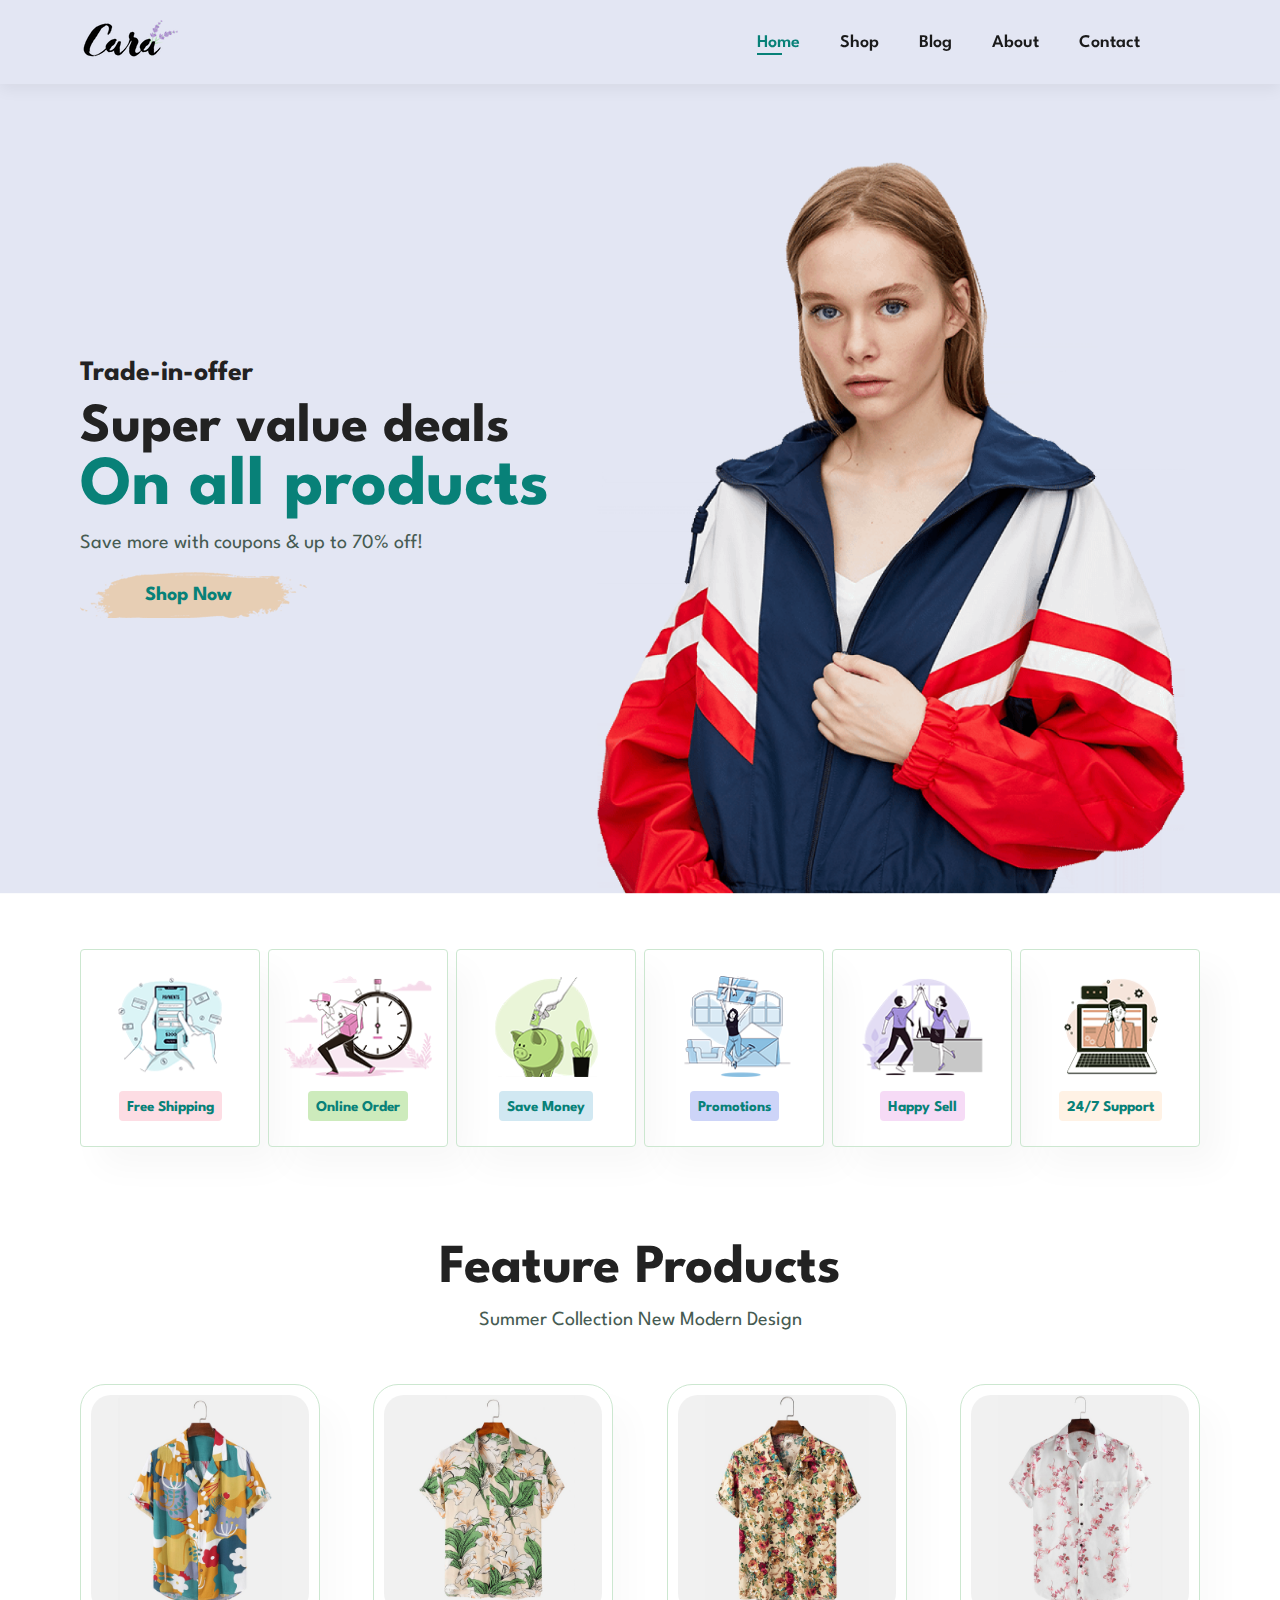
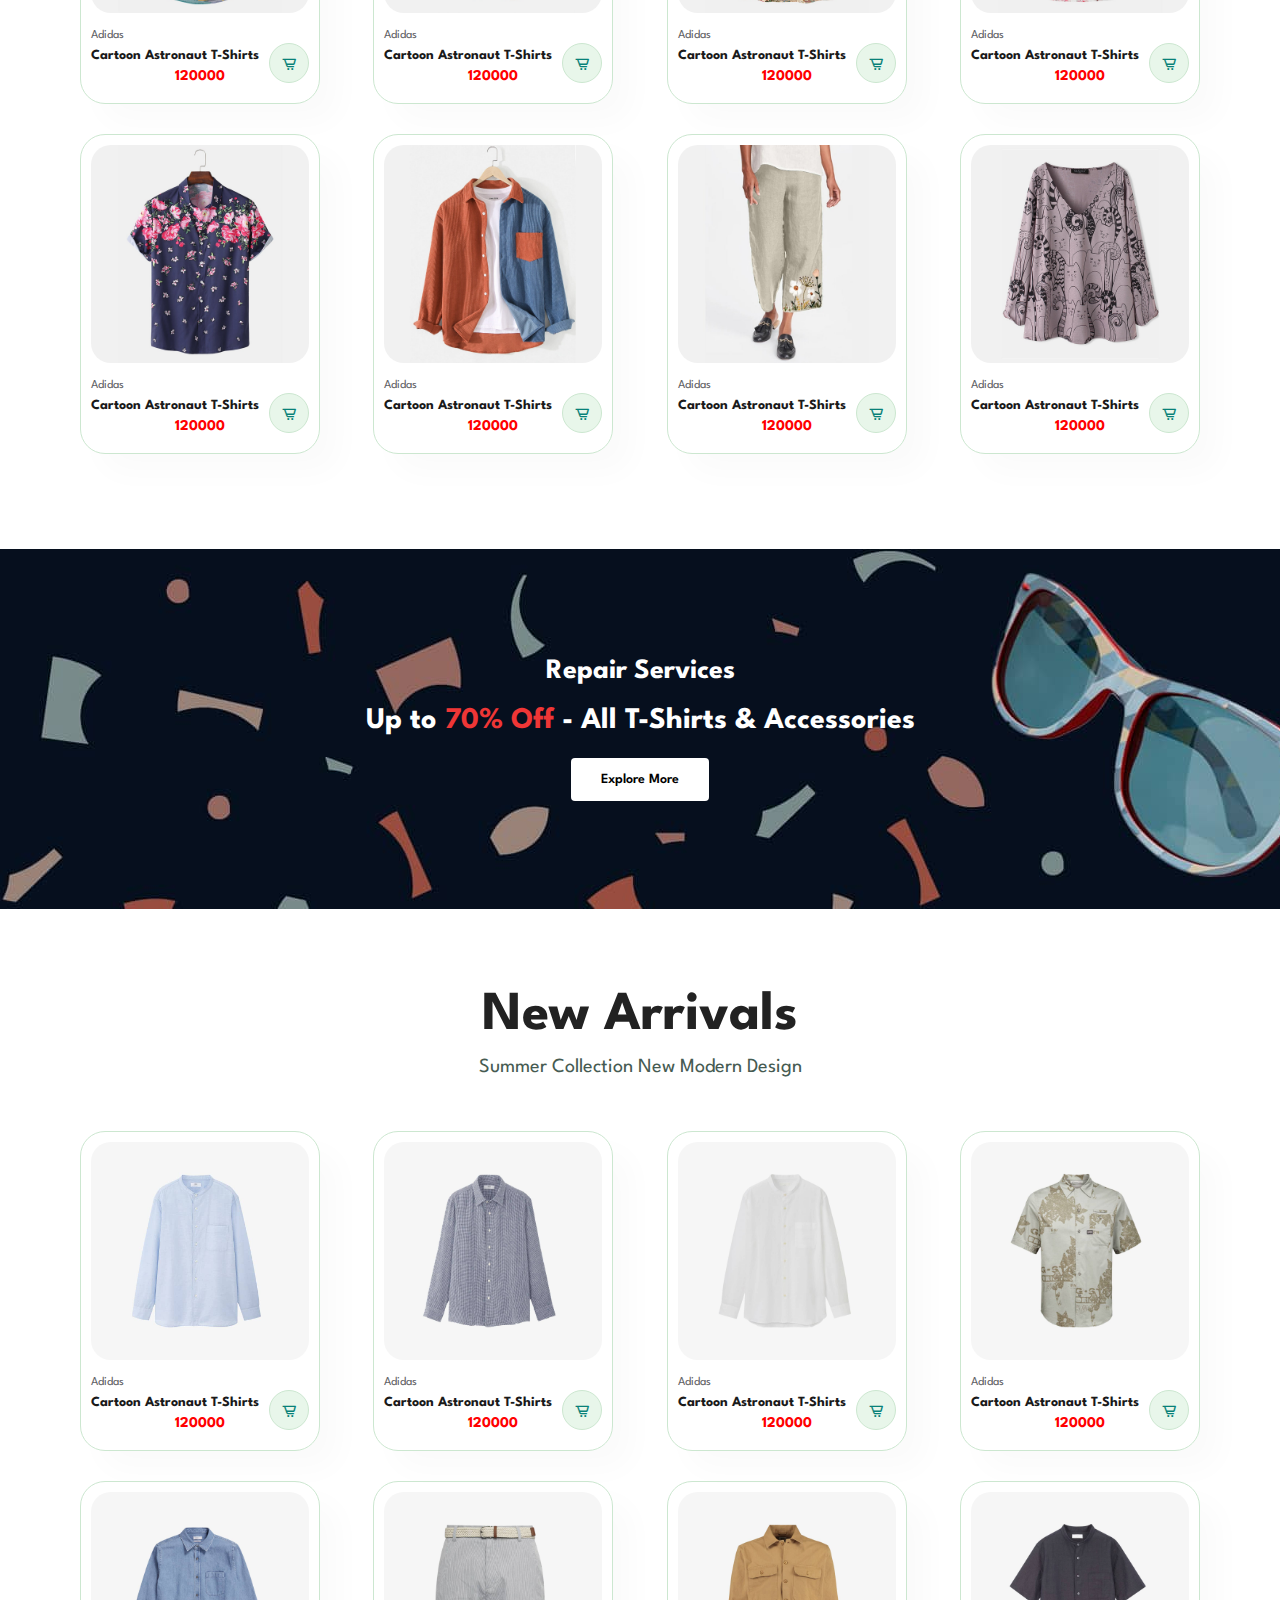
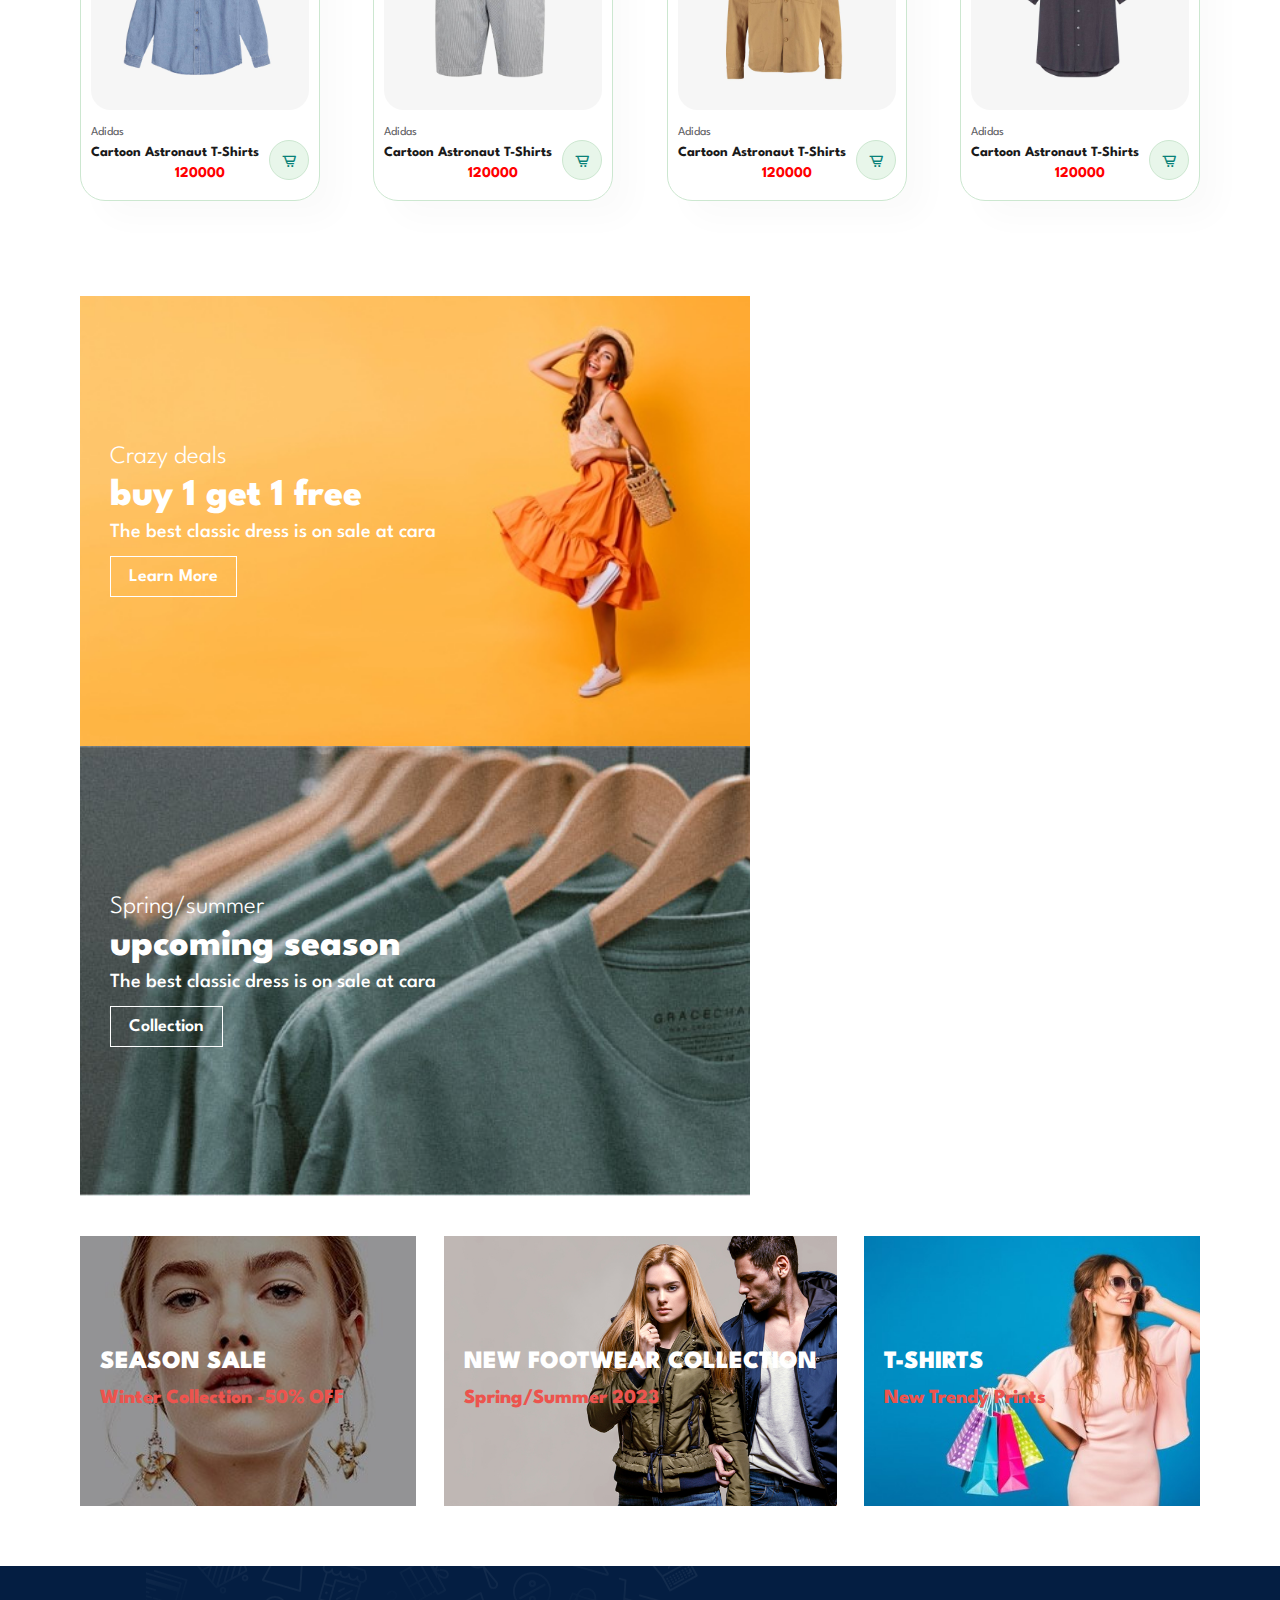
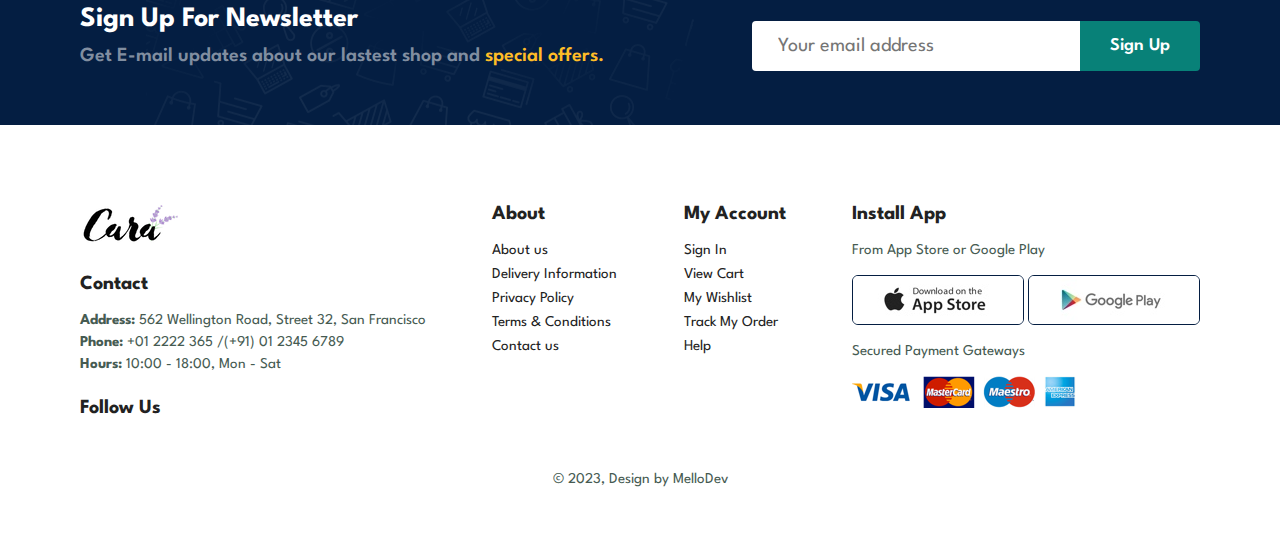
<file: index.html>
<!DOCTYPE html>
<html lang="en">
<head>
    <meta charset="UTF-8">
    <meta http-equiv="X-UA-Compatible" content="IE=edge">
    <meta name="viewport" content="width=device-width, initial-scale=1.0">

    <link rel="stylesheet" href="css/style.css">

    <!-- GG fonts -->
    <link rel="preconnect" href="https://fonts.googleapis.com">
    <link rel="preconnect" href="https://fonts.gstatic.com" crossorigin>
    <link href="https://fonts.googleapis.com/css2?family=League+Spartan:wght@100;200;300;400;500;600;700;800;900&display=swap" rel="stylesheet">

    <!-- Font Awesome -->
    <link rel="stylesheet" href="https://cdnjs.cloudflare.com/ajax/libs/font-awesome/6.4.0/css/all.min.css" integrity="sha512-iecdLmaskl7CVkqkXNQ/ZH/XLlvWZOJyj7Yy7tcenmpD1ypASozpmT/E0iPtmFIB46ZmdtAc9eNBvH0H/ZpiBw==" crossorigin="anonymous" referrerpolicy="no-referrer" />

    <link rel="stylesheet" href="https://unpkg.com/boxicons@latest/css/boxicons.min.css">

    <link rel="icon" href="img/brand.png">

    <title>HomePage</title>
</head>
<body>
    
    <section id="header">
        <a href="#">
            <img src="img/logo.png" class="logo" alt="">
        </a>
        <div>
            <ul id="navbar">
                <li><a class="active" href="index.html">Home</a></li>
                <li><a href="shop.html">Shop</a></li>
                <li><a href="blog.html">Blog</a></li>
                <li><a href="about.html">About</a></li>
                <li><a href="contact.html">Contact</a></li>
                <li><a href="shopping_cart.html"><i class="fa-solid fa-cart-shopping"></i></a></li>
            </ul>
        </div>
    </section>

    <section id="hero">
        <h4>Trade-in-offer</h4>
        <h2>Super value deals</h2>
        <h1>On all products</h1>
        <p>Save more with coupons & up to 70% off!</p>
        <button>Shop Now</button>
    </section>

    <section id="feature" class="section-p1">
        <div class="fe-box">
            <img src="img/features/f1.png" alt="">
            <h6>Free Shipping</h6>
        </div>

        <div class="fe-box">
            <img src="img/features/f2.png" alt="">
            <h6>Online Order</h6>
        </div>

        <div class="fe-box">
            <img src="img/features/f3.png" alt="">
            <h6>Save Money</h6>
        </div>

        <div class="fe-box">
            <img src="img/features/f4.png" alt="">
            <h6>Promotions</h6>
        </div>

        <div class="fe-box">
            <img src="img/features/f5.png" alt="">
            <h6>Happy Sell</h6>
        </div>

        <div class="fe-box">
            <img src="img/features/f6.png" alt="">
            <h6>24/7 Support</h6>
        </div>
    </section>

    <section id="product1" class="section-p1">
        <h2>Feature Products</h2>
        <p>Summer Collection New Modern Design</p>
        <div class="pro_container">
            <div class="pro">
                <img src="img/products/f1.jpg" alt="">
                <div class="des">
                    <span>Adidas</span>
                    <h5>Cartoon Astronaut T-Shirts</h5>
                    <div class="star">
                        <i class="fa-solid fa-star"></i>
                        <i class="fa-solid fa-star"></i>
                        <i class="fa-solid fa-star"></i>
                        <i class="fa-solid fa-star"></i>
                        <i class="fa-regular fa-star-half-stroke"></i>
                    </div>
                    <h4>120000</h4>
                </div>
                <a href=""><i class='bx bx-cart-alt cart'></i></a>
            </div>

            <div class="pro">
                <img src="img/products/f2.jpg" alt="">
                <div class="des">
                    <span>Adidas</span>
                    <h5>Cartoon Astronaut T-Shirts</h5>
                    <div class="star">
                        <i class="fa-solid fa-star"></i>
                        <i class="fa-solid fa-star"></i>
                        <i class="fa-solid fa-star"></i>
                        <i class="fa-solid fa-star"></i>
                        <i class="fa-regular fa-star-half-stroke"></i>
                    </div>
                    <h4>120000</h4>
                </div>
                <a href=""><i class='bx bx-cart-alt cart'></i></a>
            </div>

            <div class="pro">
                <img src="img/products/f3.jpg" alt="">
                <div class="des">
                    <span>Adidas</span>
                    <h5>Cartoon Astronaut T-Shirts</h5>
                    <div class="star">
                        <i class="fa-solid fa-star"></i>
                        <i class="fa-solid fa-star"></i>
                        <i class="fa-solid fa-star"></i>
                        <i class="fa-solid fa-star"></i>
                        <i class="fa-regular fa-star-half-stroke"></i>
                    </div>
                    <h4>120000</h4>
                </div>
                <a href=""><i class='bx bx-cart-alt cart'></i></a>
            </div>

            <div class="pro">
                <img src="img/products/f4.jpg" alt="">
                <div class="des">
                    <span>Adidas</span>
                    <h5>Cartoon Astronaut T-Shirts</h5>
                    <div class="star">
                        <i class="fa-solid fa-star"></i>
                        <i class="fa-solid fa-star"></i>
                        <i class="fa-solid fa-star"></i>
                        <i class="fa-solid fa-star"></i>
                        <i class="fa-regular fa-star-half-stroke"></i>
                    </div>
                    <h4>120000</h4>
                </div>
                <a href=""><i class='bx bx-cart-alt cart'></i></a>
            </div>

            <div class="pro">
                <img src="img/products/f5.jpg" alt="">
                <div class="des">
                    <span>Adidas</span>
                    <h5>Cartoon Astronaut T-Shirts</h5>
                    <div class="star">
                        <i class="fa-solid fa-star"></i>
                        <i class="fa-solid fa-star"></i>
                        <i class="fa-solid fa-star"></i>
                        <i class="fa-solid fa-star"></i>
                        <i class="fa-regular fa-star-half-stroke"></i>
                    </div>
                    <h4>120000</h4>
                </div>
                <a href=""><i class='bx bx-cart-alt cart'></i></a>
            </div>

            <div class="pro">
                <img src="img/products/f6.jpg" alt="">
                <div class="des">
                    <span>Adidas</span>
                    <h5>Cartoon Astronaut T-Shirts</h5>
                    <div class="star">
                        <i class="fa-solid fa-star"></i>
                        <i class="fa-solid fa-star"></i>
                        <i class="fa-solid fa-star"></i>
                        <i class="fa-solid fa-star"></i>
                        <i class="fa-regular fa-star-half-stroke"></i>
                    </div>
                    <h4>120000</h4>
                </div>
                <a href=""><i class='bx bx-cart-alt cart'></i></a>
            </div>

            <div class="pro">
                <img src="img/products/f7.jpg" alt="">
                <div class="des">
                    <span>Adidas</span>
                    <h5>Cartoon Astronaut T-Shirts</h5>
                    <div class="star">
                        <i class="fa-solid fa-star"></i>
                        <i class="fa-solid fa-star"></i>
                        <i class="fa-solid fa-star"></i>
                        <i class="fa-solid fa-star"></i>
                        <i class="fa-regular fa-star-half-stroke"></i>
                    </div>
                    <h4>120000</h4>
                </div>
                <a href=""><i class='bx bx-cart-alt cart'></i></a>
            </div>

            <div class="pro">
                <img src="img/products/f8.jpg" alt="">
                <div class="des">
                    <span>Adidas</span>
                    <h5>Cartoon Astronaut T-Shirts</h5>
                    <div class="star">
                        <i class="fa-solid fa-star"></i>
                        <i class="fa-solid fa-star"></i>
                        <i class="fa-solid fa-star"></i>
                        <i class="fa-solid fa-star"></i>
                        <i class="fa-regular fa-star-half-stroke"></i>
                    </div>
                    <h4>120000</h4>
                </div>
                <a href=""><i class='bx bx-cart-alt cart'></i></a>
            </div>

        </div>
    </section>

    <section id="banner" class="section-m1">
        <h4>Repair Services</h4>
        <h2>Up to <span>70% Off</span> - All T-Shirts & Accessories</h2>
        <button class="normal">Explore More</button>
    </section>

    <section id="product1" class="section-p1">
        <h2>New Arrivals</h2>
        <p>Summer Collection New Modern Design</p>
        <div class="pro_container">
            <div class="pro">
                <img src="img/products/n1.jpg" alt="">
                <div class="des">
                    <span>Adidas</span>
                    <h5>Cartoon Astronaut T-Shirts</h5>
                    <div class="star">
                        <i class="fa-solid fa-star"></i>
                        <i class="fa-solid fa-star"></i>
                        <i class="fa-solid fa-star"></i>
                        <i class="fa-solid fa-star"></i>
                        <i class="fa-regular fa-star-half-stroke"></i>
                    </div>
                    <h4>120000</h4>
                </div>
                <a href=""><i class='bx bx-cart-alt cart'></i></a>
            </div>

            <div class="pro">
                <img src="img/products/n2.jpg" alt="">
                <div class="des">
                    <span>Adidas</span>
                    <h5>Cartoon Astronaut T-Shirts</h5>
                    <div class="star">
                        <i class="fa-solid fa-star"></i>
                        <i class="fa-solid fa-star"></i>
                        <i class="fa-solid fa-star"></i>
                        <i class="fa-solid fa-star"></i>
                        <i class="fa-regular fa-star-half-stroke"></i>
                    </div>
                    <h4>120000</h4>
                </div>
                <a href=""><i class='bx bx-cart-alt cart'></i></a>
            </div>

            <div class="pro">
                <img src="img/products/n3.jpg" alt="">
                <div class="des">
                    <span>Adidas</span>
                    <h5>Cartoon Astronaut T-Shirts</h5>
                    <div class="star">
                        <i class="fa-solid fa-star"></i>
                        <i class="fa-solid fa-star"></i>
                        <i class="fa-solid fa-star"></i>
                        <i class="fa-solid fa-star"></i>
                        <i class="fa-regular fa-star-half-stroke"></i>
                    </div>
                    <h4>120000</h4>
                </div>
                <a href=""><i class='bx bx-cart-alt cart'></i></a>
            </div>

            <div class="pro">
                <img src="img/products/n4.jpg" alt="">
                <div class="des">
                    <span>Adidas</span>
                    <h5>Cartoon Astronaut T-Shirts</h5>
                    <div class="star">
                        <i class="fa-solid fa-star"></i>
                        <i class="fa-solid fa-star"></i>
                        <i class="fa-solid fa-star"></i>
                        <i class="fa-solid fa-star"></i>
                        <i class="fa-regular fa-star-half-stroke"></i>
                    </div>
                    <h4>120000</h4>
                </div>
                <a href=""><i class='bx bx-cart-alt cart'></i></a>
            </div>

            <div class="pro">
                <img src="img/products/n5.jpg" alt="">
                <div class="des">
                    <span>Adidas</span>
                    <h5>Cartoon Astronaut T-Shirts</h5>
                    <div class="star">
                        <i class="fa-solid fa-star"></i>
                        <i class="fa-solid fa-star"></i>
                        <i class="fa-solid fa-star"></i>
                        <i class="fa-solid fa-star"></i>
                        <i class="fa-regular fa-star-half-stroke"></i>
                    </div>
                    <h4>120000</h4>
                </div>
                <a href=""><i class='bx bx-cart-alt cart'></i></a>
            </div>

            <div class="pro">
                <img src="img/products/n6.jpg" alt="">
                <div class="des">
                    <span>Adidas</span>
                    <h5>Cartoon Astronaut T-Shirts</h5>
                    <div class="star">
                        <i class="fa-solid fa-star"></i>
                        <i class="fa-solid fa-star"></i>
                        <i class="fa-solid fa-star"></i>
                        <i class="fa-solid fa-star"></i>
                        <i class="fa-regular fa-star-half-stroke"></i>
                    </div>
                    <h4>120000</h4>
                </div>
                <a href=""><i class='bx bx-cart-alt cart'></i></a>
            </div>

            <div class="pro">
                <img src="img/products/n7.jpg" alt="">
                <div class="des">
                    <span>Adidas</span>
                    <h5>Cartoon Astronaut T-Shirts</h5>
                    <div class="star">
                        <i class="fa-solid fa-star"></i>
                        <i class="fa-solid fa-star"></i>
                        <i class="fa-solid fa-star"></i>
                        <i class="fa-solid fa-star"></i>
                        <i class="fa-regular fa-star-half-stroke"></i>
                    </div>
                    <h4>120000</h4>
                </div>
                <a href=""><i class='bx bx-cart-alt cart'></i></a>
            </div>

            <div class="pro">
                <img src="img/products/n8.jpg" alt="">
                <div class="des">
                    <span>Adidas</span>
                    <h5>Cartoon Astronaut T-Shirts</h5>
                    <div class="star">
                        <i class="fa-solid fa-star"></i>
                        <i class="fa-solid fa-star"></i>
                        <i class="fa-solid fa-star"></i>
                        <i class="fa-solid fa-star"></i>
                        <i class="fa-regular fa-star-half-stroke"></i>
                    </div>
                    <h4>120000</h4>
                </div>
                <a href=""><i class='bx bx-cart-alt cart'></i></a>
            </div>

        </div>
    </section>

    <section id="sm-banner" class="section-p1">
        <div class="banner-box">
            <h4>Crazy deals</h4>
            <h2>buy 1 get 1 free</h2>
            <span>The best classic dress is on sale at cara</span>
            <button class="white">Learn More</button>
        </div>

        <div class="banner-box banner-collection">
            <h4>Spring/summer</h4>
            <h2>upcoming season</h2>
            <span>The best classic dress is on sale at cara</span>
            <button class="white">Collection</button>
        </div>
    </section>

    <section id="categories">
        <div class="categories-box">
            <h2>SEASON SALE</h2>
            <h3>Winter Collection -50% OFF</h3>
        </div>

        <div class="categories-box cate-footwear">
            <h2>NEW FOOTWEAR COLLECTION</h2>
            <h3>Spring/Summer 2023</h3>
        </div>

        <div class="categories-box cate-tshirts">
            <h2>T-SHIRTS</h2>
            <h3>New Trendy Prints</h3>
        </div>
    </section>

    <section id="newsletter" class="section-p1 section-m1">
        <div class="newstext">
            <h4>Sign Up For Newsletter</h4>
            <p>Get E-mail updates about our lastest shop and <span>special offers.</span></p>
        </div>
        <div class="form">
            <input type="email" name="" id="" placeholder="Your email address">
            <button class="normal">Sign Up</button>
        </div>
    </section>

    <footer class="section-p1">
        <div class="col">
            <img class="logo" src="img/logo.png" alt="">
            <h4>Contact</h4>
            <p><strong>Address: </strong>562 Wellington Road, Street 32, San Francisco</p>
            <p><strong>Phone: </strong>+01 2222 365 /(+91) 01 2345 6789</p>
            <p><strong>Hours: </strong>10:00 - 18:00, Mon - Sat</p>
            <div class="follow">
                <h4>Follow Us</h4>
                <div class="icon">
                    <i class="fa-brands fa-facebook-f"></i>
                    <i class="fa-brands fa-twitter"></i>
                    <i class="fa-brands fa-instagram"></i>
                    <i class="fa-brands fa-youtube"></i>
                </div>
            </div>
        </div>

        <div class="col">
            <h4>About</h4>
            <a href="#">About us</a>
            <a href="#">Delivery Information</a>
            <a href="#">Privacy Policy</a>
            <a href="#">Terms & Conditions</a>
            <a href="#">Contact us</a>
        </div>

        <div class="col">
            <h4>My Account</h4>
            <a href="#">Sign In</a>
            <a href="#">View Cart</a>
            <a href="#">My Wishlist</a>
            <a href="#">Track My Order</a>
            <a href="#">Help</a>
        </div>

        <div class="col install">
            <h4>Install App</h4>
            <p>From App Store or Google Play</p>
            <div class="row">
                <img src="img/pay/app.jpg" alt="">
                <img src="img/pay/play.jpg" alt="">
            </div>
            <p>Secured Payment Gateways</p>
            <img src="img/pay/pay.png" alt="">
        </div>

        <div class="copy-right">
            <p>© 2023, Design by MelloDev</p>
        </div>
    </footer>

    <script src="src/index.js"></script>
</body>
</html>
</file>
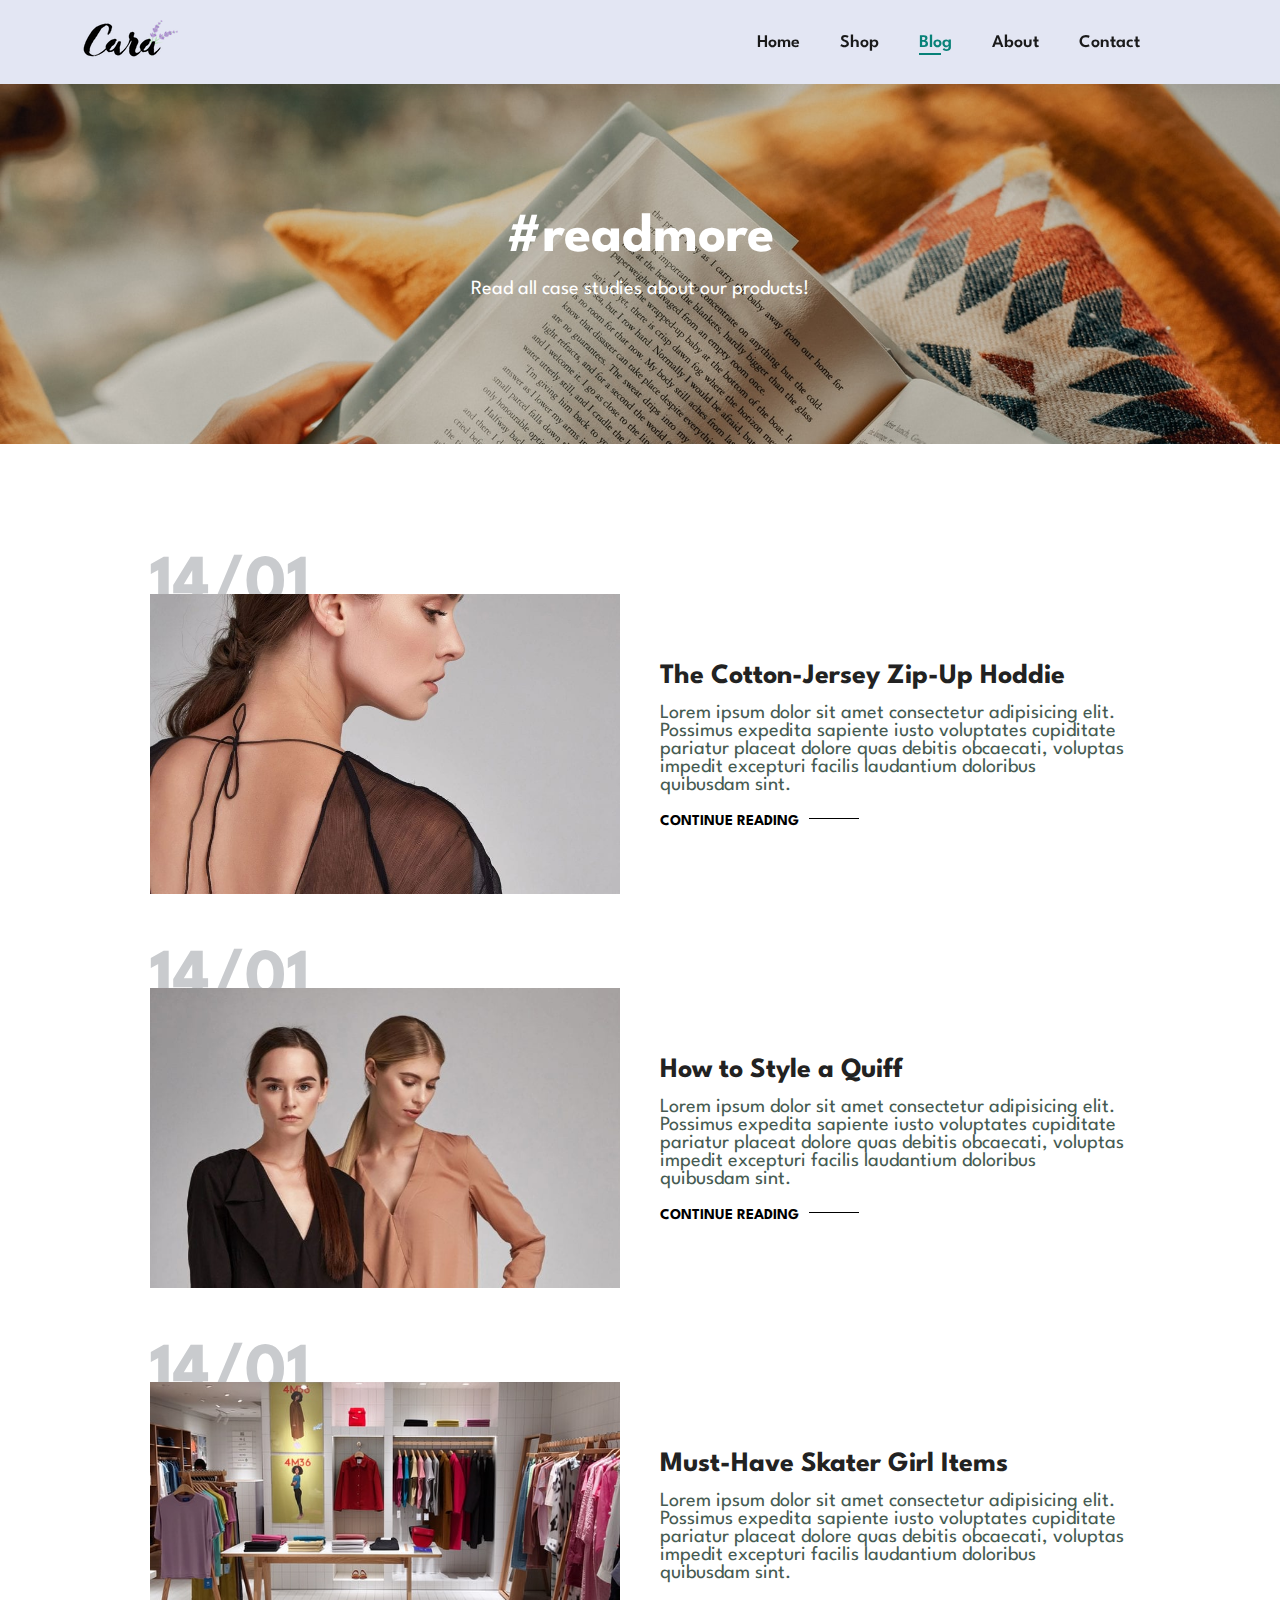
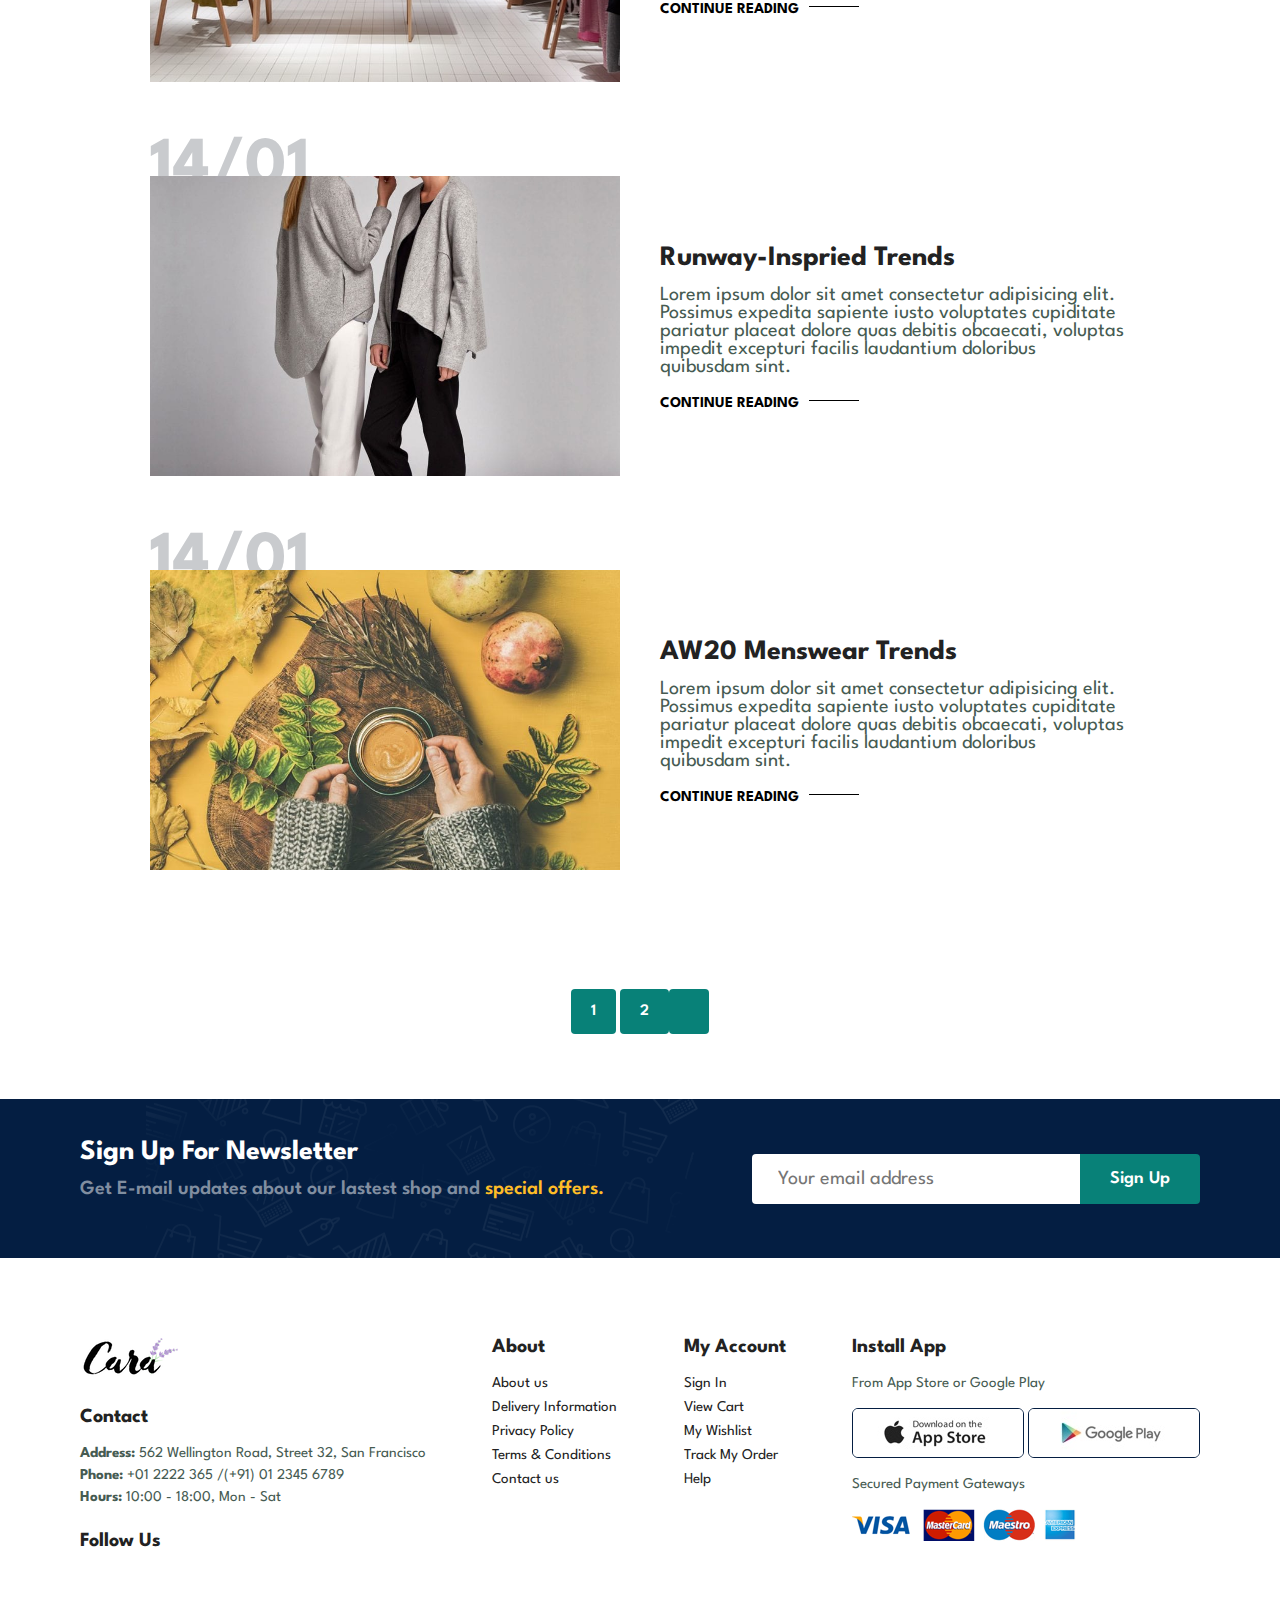
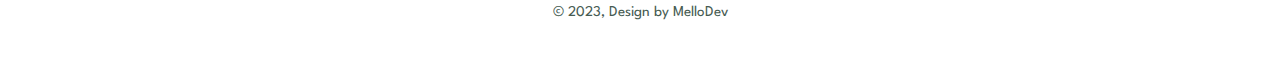
<file: blog.html>
<!DOCTYPE html>
<html lang="en">
<head>
    <meta charset="UTF-8">
    <meta http-equiv="X-UA-Compatible" content="IE=edge">
    <meta name="viewport" content="width=device-width, initial-scale=1.0">

    <link rel="stylesheet" href="css/blog.css">

    <!-- GG fonts -->
    <link rel="preconnect" href="https://fonts.googleapis.com">
    <link rel="preconnect" href="https://fonts.gstatic.com" crossorigin>
    <link href="https://fonts.googleapis.com/css2?family=League+Spartan:wght@100;200;300;400;500;600;700;800;900&display=swap" rel="stylesheet">

    <!-- Font Awesome -->
    <link rel="stylesheet" href="https://cdnjs.cloudflare.com/ajax/libs/font-awesome/6.4.0/css/all.min.css" integrity="sha512-iecdLmaskl7CVkqkXNQ/ZH/XLlvWZOJyj7Yy7tcenmpD1ypASozpmT/E0iPtmFIB46ZmdtAc9eNBvH0H/ZpiBw==" crossorigin="anonymous" referrerpolicy="no-referrer" />

    <link rel="stylesheet" href="https://unpkg.com/boxicons@latest/css/boxicons.min.css">

    <link rel="icon" href="img/brand.png">

    <title>Blog</title>
</head>
<body>
    
    <section id="header">
        <a href="#">
            <img src="img/logo.png" class="logo" alt="">
        </a>
        <div>
            <ul id="navbar">
                <li><a href="index.html">Home</a></li>
                <li><a href="shop.html">Shop</a></li>
                <li><a class="active" href="blog.html">Blog</a></li>
                <li><a href="about.html">About</a></li>
                <li><a href="contact.html">Contact</a></li>
                <li><a href="shopping_cart.html"><i class="fa-solid fa-cart-shopping"></i></a></li>
            </ul>
        </div>
    </section>

    <section id="page_header" class="blog_header">
        <h2>#readmore</h2>
        <p>Read all case studies about our products! </p>
    </section>

    <section id="blog">
        <div class="blog_box">
            <div class="blog_img">
                <img src="img/blog/b1.jpg" alt="">
            </div>
            <div class="blog_details">
                <h4>The Cotton-Jersey Zip-Up Hoddie</h4>
                <p>Lorem ipsum dolor sit amet consectetur adipisicing elit. Possimus expedita sapiente iusto voluptates cupiditate pariatur placeat dolore quas debitis obcaecati, voluptas impedit excepturi facilis laudantium doloribus quibusdam sint.</p>
                <a href="#">CONTINUE READING</a>
            </div>
            <h1>14/01</h1>
        </div>

        <div class="blog_box">
            <div class="blog_img">
                <img src="img/blog/b2.jpg" alt="">
            </div>
            <div class="blog_details">
                <h4>How to Style a Quiff</h4>
                <p>Lorem ipsum dolor sit amet consectetur adipisicing elit. Possimus expedita sapiente iusto voluptates cupiditate pariatur placeat dolore quas debitis obcaecati, voluptas impedit excepturi facilis laudantium doloribus quibusdam sint.</p>
                <a href="#">CONTINUE READING</a>
            </div>
            <h1>14/01</h1>
        </div>

        <div class="blog_box">
            <div class="blog_img">
                <img src="img/blog/b3.jpg" alt="">
            </div>
            <div class="blog_details">
                <h4>Must-Have Skater Girl Items</h4>
                <p>Lorem ipsum dolor sit amet consectetur adipisicing elit. Possimus expedita sapiente iusto voluptates cupiditate pariatur placeat dolore quas debitis obcaecati, voluptas impedit excepturi facilis laudantium doloribus quibusdam sint.</p>
                <a href="#">CONTINUE READING</a>
            </div>
            <h1>14/01</h1>
        </div>

        <div class="blog_box">
            <div class="blog_img">
                <img src="img/blog/b4.jpg" alt="">
            </div>
            <div class="blog_details">
                <h4>Runway-Inspried Trends</h4>
                <p>Lorem ipsum dolor sit amet consectetur adipisicing elit. Possimus expedita sapiente iusto voluptates cupiditate pariatur placeat dolore quas debitis obcaecati, voluptas impedit excepturi facilis laudantium doloribus quibusdam sint.</p>
                <a href="#">CONTINUE READING</a>
            </div>
            <h1>14/01</h1>
        </div>

        <div class="blog_box">
            <div class="blog_img">
                <img src="img/blog/b6.jpg" alt="">
            </div>
            <div class="blog_details">
                <h4>AW20 Menswear Trends</h4>
                <p>Lorem ipsum dolor sit amet consectetur adipisicing elit. Possimus expedita sapiente iusto voluptates cupiditate pariatur placeat dolore quas debitis obcaecati, voluptas impedit excepturi facilis laudantium doloribus quibusdam sint.</p>
                <a href="#">CONTINUE READING</a>
            </div>
            <h1>14/01</h1>
        </div>
    </section>

    <section id="pagination" class="section-p1">
        <a href="#">1</a>
        <a href="#">2</a>
        <a href="#"><i class="fa-solid fa-arrow-right"></i></a>
    </section>

    <section id="newsletter" class="section-p1 section-m1">
        <div class="newstext">
            <h4>Sign Up For Newsletter</h4>
            <p>Get E-mail updates about our lastest shop and <span>special offers.</span></p>
        </div>
        <div class="form">
            <input type="email" name="" id="" placeholder="Your email address">
            <button class="normal">Sign Up</button>
        </div>
    </section>

    <footer class="section-p1">
        <div class="col">
            <img class="logo" src="img/logo.png" alt="">
            <h4>Contact</h4>
            <p><strong>Address: </strong>562 Wellington Road, Street 32, San Francisco</p>
            <p><strong>Phone: </strong>+01 2222 365 /(+91) 01 2345 6789</p>
            <p><strong>Hours: </strong>10:00 - 18:00, Mon - Sat</p>
            <div class="follow">
                <h4>Follow Us</h4>
                <div class="icon">
                    <i class="fa-brands fa-facebook-f"></i>
                    <i class="fa-brands fa-twitter"></i>
                    <i class="fa-brands fa-instagram"></i>
                    <i class="fa-brands fa-youtube"></i>
                </div>
            </div>
        </div>

        <div class="col">
            <h4>About</h4>
            <a href="#">About us</a>
            <a href="#">Delivery Information</a>
            <a href="#">Privacy Policy</a>
            <a href="#">Terms & Conditions</a>
            <a href="#">Contact us</a>
        </div>

        <div class="col">
            <h4>My Account</h4>
            <a href="#">Sign In</a>
            <a href="#">View Cart</a>
            <a href="#">My Wishlist</a>
            <a href="#">Track My Order</a>
            <a href="#">Help</a>
        </div>

        <div class="col install">
            <h4>Install App</h4>
            <p>From App Store or Google Play</p>
            <div class="row">
                <img src="img/pay/app.jpg" alt="">
                <img src="img/pay/play.jpg" alt="">
            </div>
            <p>Secured Payment Gateways</p>
            <img src="img/pay/pay.png" alt="">
        </div>

        <div class="copy-right">
            <p>© 2023, Design by MelloDev</p>
        </div>
    </footer>

    <script src="src/index.js"></script>
</body>
</html>
</file>
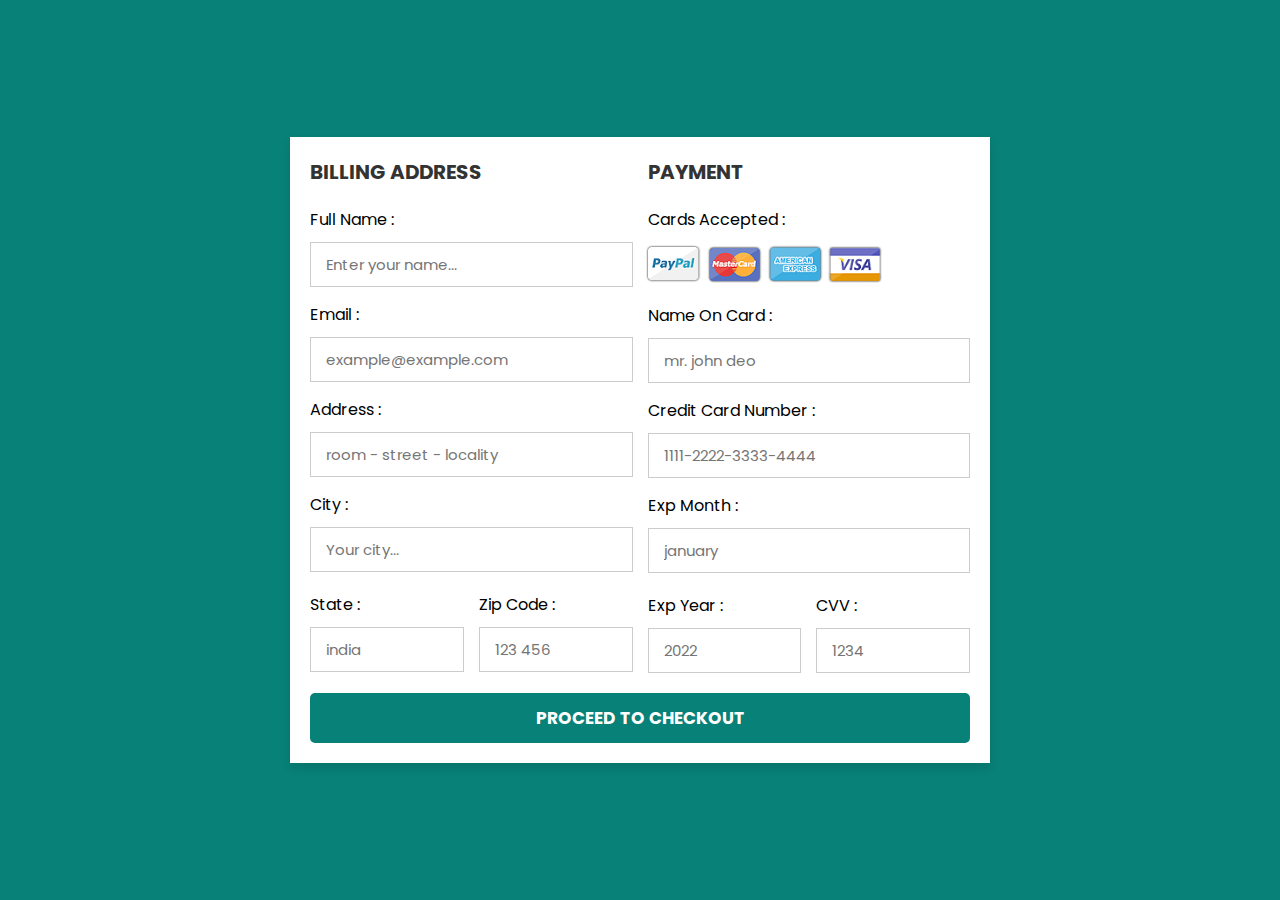
<file: checkout.html>
<!DOCTYPE html>
<html lang="en">
<head>
    <meta charset="UTF-8">
    <meta http-equiv="X-UA-Compatible" content="IE=edge">
    <meta name="viewport" content="width=device-width, initial-scale=1.0">
    
    <!-- custom css file link  -->
    <link rel="stylesheet" href="css/checkout.css">
    <link rel="stylesheet" href="https://cdnjs.cloudflare.com/ajax/libs/font-awesome/6.4.0/css/all.min.css" integrity="sha512-iecdLmaskl7CVkqkXNQ/ZH/XLlvWZOJyj7Yy7tcenmpD1ypASozpmT/E0iPtmFIB46ZmdtAc9eNBvH0H/ZpiBw==" crossorigin="anonymous" referrerpolicy="no-referrer" />
    <link rel="icon" href="img/brand.png">
    <title>Check Out</title>
</head>
<body>

<div class="container">

    <form action="" class="form" id="form">

        <div class="row">

            <div class="col">

                <h3 class="title">billing address</h3>

                <div class="inputBox">
                    <span>full name :</span>
                    <input type="text" placeholder="Enter your name..." id="username">
                    <!-- <i class="fa-solid fa-circle-check"></i>
                    <i class="fa-solid fa-circle-exclamation"></i>
                    <small>Error Message</small> -->
                </div>
                <div class="inputBox">
                    <span>email :</span>
                    <input type="email" placeholder="example@example.com" id="email">
                    <!-- <i class="fa-solid fa-circle-check"></i>
                    <i class="fa-solid fa-circle-exclamation"></i>
                    <small>Error Message</small> -->
                </div>
                <div class="inputBox">
                    <span>address :</span>
                    <input type="text" placeholder="room - street - locality" id="address">
                    <!-- <i class="fa-solid fa-circle-check"></i>
                    <i class="fa-solid fa-circle-exclamation"></i>
                    <small>Error Message</small> -->
                </div>
                <div class="inputBox">
                    <span>city :</span>
                    <input type="text" placeholder="Your city...">
                    <!-- <i class="fa-solid fa-circle-check"></i>
                    <i class="fa-solid fa-circle-exclamation"></i>
                    <small>Error Message</small> -->
                </div>

                <div class="flex">
                    <div class="inputBox">
                        <span>state :</span>
                        <input type="text" placeholder="india">
                    </div>
                    <div class="inputBox">
                        <span>zip code :</span>
                        <input type="text" placeholder="123 456">
                    </div>
                </div>

            </div>

            <div class="col">

                <h3 class="title">payment</h3>

                <div class="inputBox">
                    <span>cards accepted :</span>
                    <img src="img/card_img.png" alt="">
                </div>
                <div class="inputBox">
                    <span>name on card :</span>
                    <input type="text" placeholder="mr. john deo">
                </div>
                <div class="inputBox">
                    <span>credit card number :</span>
                    <input type="number" placeholder="1111-2222-3333-4444">
                </div>
                <div class="inputBox">
                    <span>exp month :</span>
                    <input type="text" placeholder="january">
                </div>

                <div class="flex">
                    <div class="inputBox">
                        <span>exp year :</span>
                        <input type="number" placeholder="2022">
                    </div>
                    <div class="inputBox">
                        <span>CVV :</span>
                        <input type="text" placeholder="1234">
                    </div>
                </div>

            </div>
    
        </div>

        <input type="submit" value="proceed to checkout" class="submit-btn">

    </form>

</div>    
    
    <script src="src/checkout.js"></script>
</body>
</html>
</file>
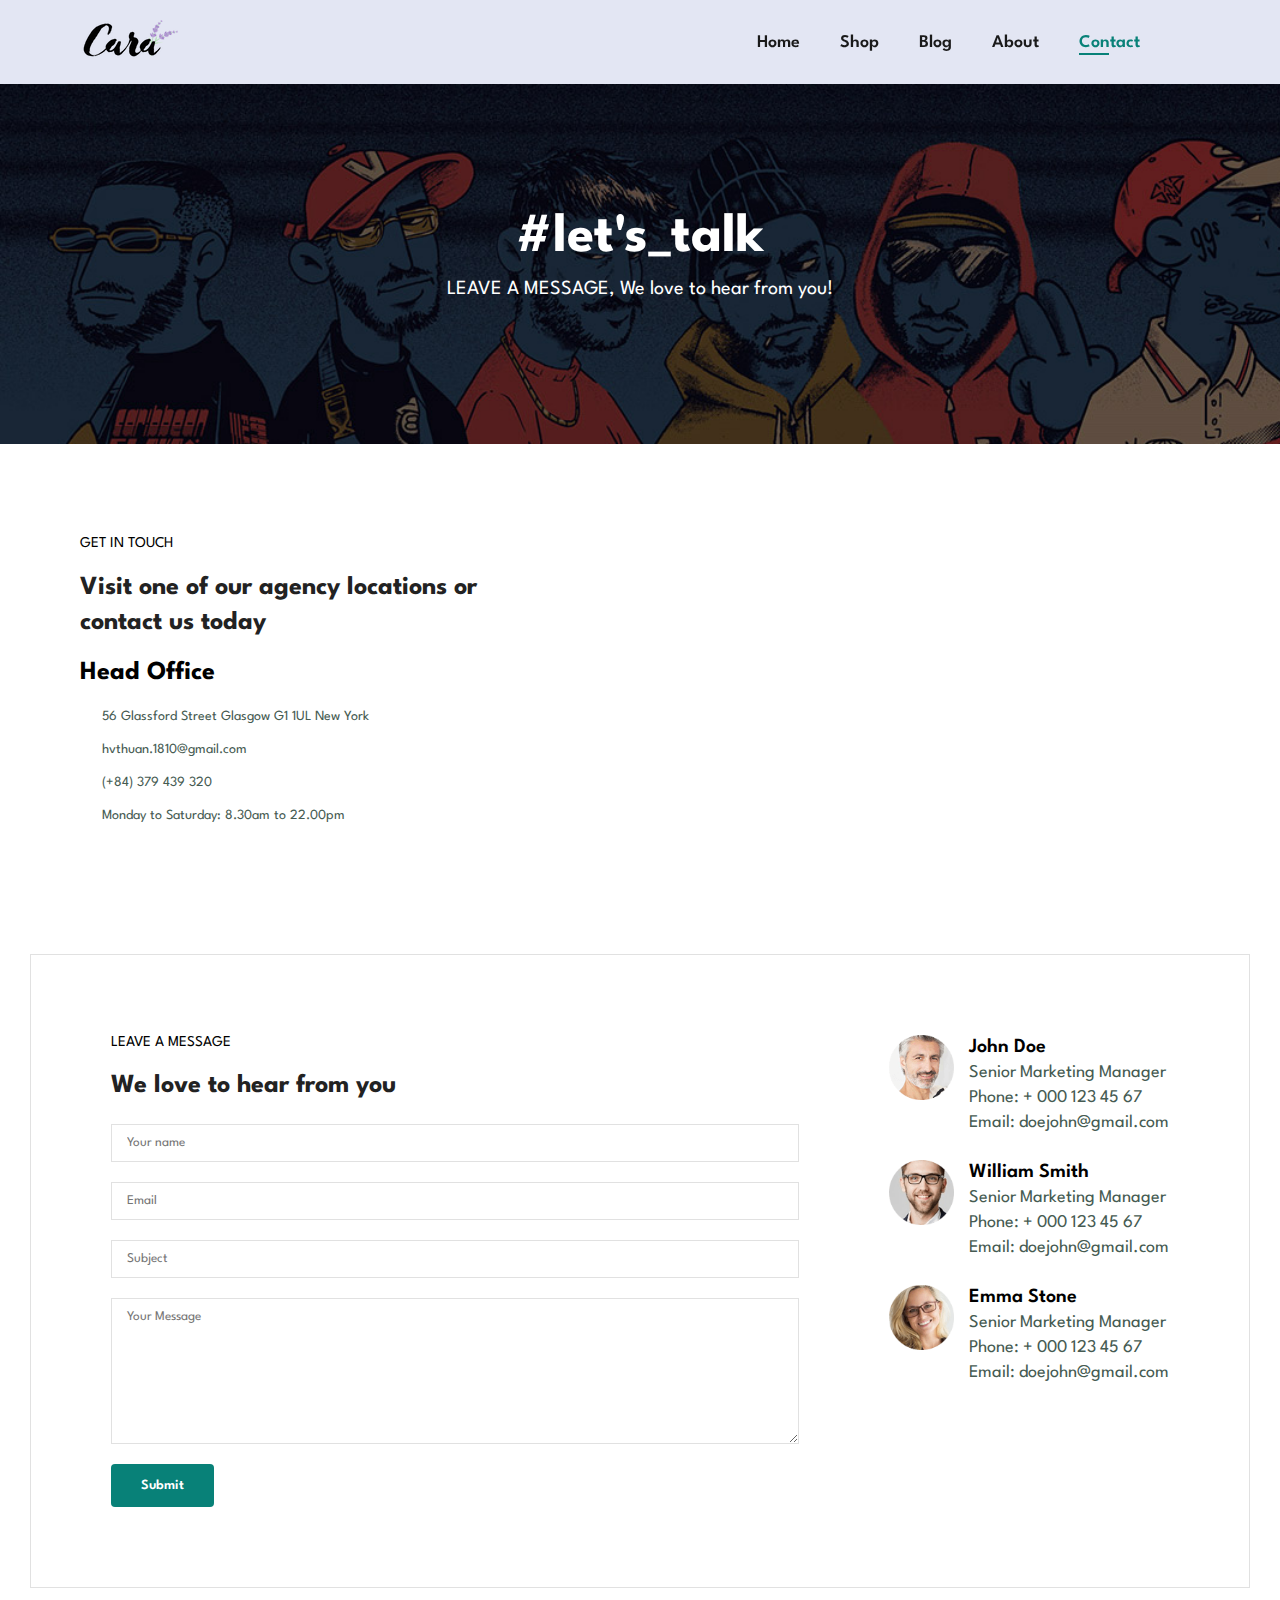
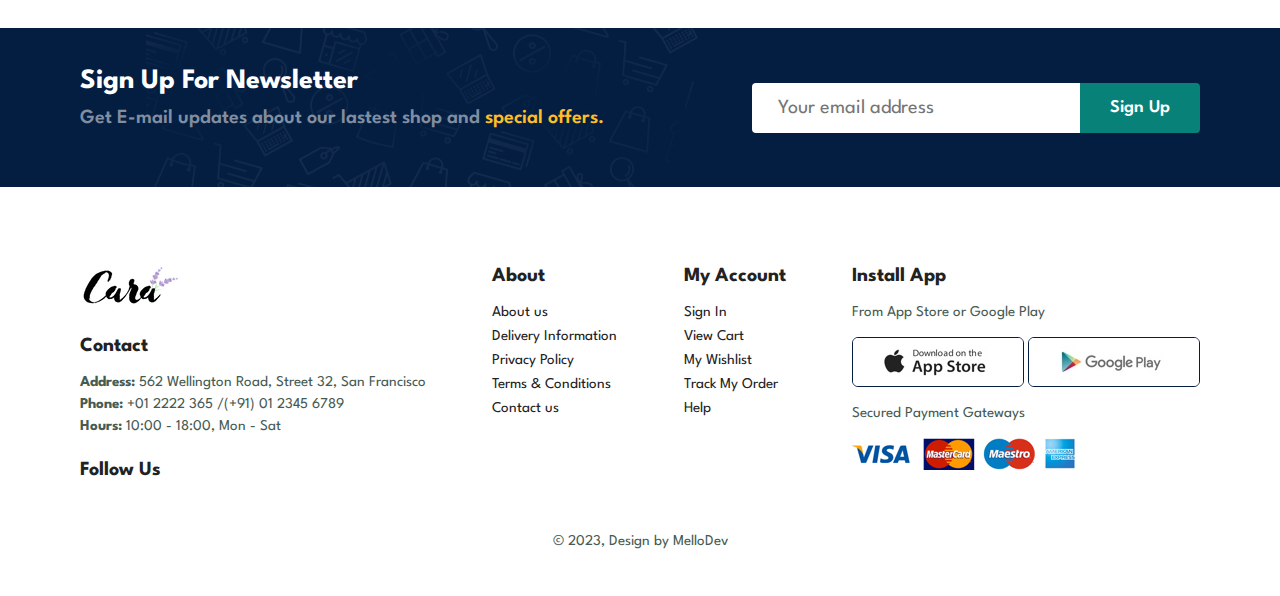
<file: contact.html>
<!DOCTYPE html>
<html lang="en">
<head>
    <meta charset="UTF-8">
    <meta http-equiv="X-UA-Compatible" content="IE=edge">
    <meta name="viewport" content="width=device-width, initial-scale=1.0">

    <link rel="stylesheet" href="css/contact.css">

    <!-- GG fonts -->
    <link rel="preconnect" href="https://fonts.googleapis.com">
    <link rel="preconnect" href="https://fonts.gstatic.com" crossorigin>
    <link href="https://fonts.googleapis.com/css2?family=League+Spartan:wght@100;200;300;400;500;600;700;800;900&display=swap" rel="stylesheet">

    <!-- Font Awesome -->
    <link rel="stylesheet" href="https://cdnjs.cloudflare.com/ajax/libs/font-awesome/6.4.0/css/all.min.css" integrity="sha512-iecdLmaskl7CVkqkXNQ/ZH/XLlvWZOJyj7Yy7tcenmpD1ypASozpmT/E0iPtmFIB46ZmdtAc9eNBvH0H/ZpiBw==" crossorigin="anonymous" referrerpolicy="no-referrer" />

    <link rel="stylesheet" href="https://unpkg.com/boxicons@latest/css/boxicons.min.css">

    <link rel="icon" href="img/brand.png">

    <title>Contact</title>
</head>
<body>
    
    <section id="header">
        <a href="#">
            <img src="img/logo.png" class="logo" alt="">
        </a>
        <div>
            <ul id="navbar">
                <li><a href="index.html">Home</a></li>
                <li><a href="shop.html">Shop</a></li>
                <li><a href="blog.html">Blog</a></li>
                <li><a href="about.html">About</a></li>
                <li><a class="active" href="contact.html">Contact</a></li>
                <li><a href="shopping_cart.html"><i class="fa-solid fa-cart-shopping"></i></a></li>
            </ul>
        </div>
    </section>

    <section id="page_header" class="about_header">
        <h2>#let's_talk</h2>
        <p>LEAVE A MESSAGE, We love to hear from you!</p>
    </section>

    <section id="contact_details" class="section-p1">
        <div class="details">
            <span>GET IN TOUCH</span>
            <h2>Visit one of our agency locations or contact us today</h2>
            <h3>Head Office</h3>
            <div>
                <li>
                    <i class="fa-solid fa-map"></i>
                    <p>56 Glassford Street Glasgow G1 1UL New York</p>
                </li>
                <li>
                    <i class="fa-solid fa-envelope"></i>
                    <p>hvthuan.1810@gmail.com</p>
                </li>
                <li>
                    <i class="fa-solid fa-phone"></i>
                    <p>(+84) 379 439 320</p>
                </li>
                <li>
                    <i class="fa-solid fa-clock"></i>
                    <p>Monday to Saturday: 8.30am to 22.00pm</p>
                </li>
            </div>
        </div>

        <div class="map">
            <iframe src="https://www.google.com/maps/embed?pb=!1m18!1m12!1m3!1d3726.3334319023993!2d106.05667207517402!3d20.939120880687927!2m3!1f0!2f0!3f0!3m2!1i1024!2i768!4f13.1!3m3!1m2!1s0x3135a59105e3afab%3A0xb53c953816b2d2ff!2zQ-G7rWEgSMOgbmcgVGjhu51pIFRyYW5nIFlPRFkgUGjhu5EgTuG7kWk!5e0!3m2!1svi!2s!4v1683626560239!5m2!1svi!2s" width="600" height="450" style="border:0;" allowfullscreen="" loading="lazy" referrerpolicy="no-referrer-when-downgrade"></iframe>
        </div>
    </section>

    <section id="form_details">
        <form action="">
            <span>LEAVE A MESSAGE</span>
            <h2>We love to hear from you</h2>
            <input type="text" placeholder="Your name">
            <input type="text" placeholder="Email">
            <input type="text" placeholder="Subject">
            <textarea name="" id="" cols="30" rows="10" placeholder="Your Message"></textarea>
            <button class="normal">Submit</button>
        </form>

        <div class="people">
            <div>
                <img src="img/people/1.png" alt="">
                <p><span>John Doe</span>Senior Marketing Manager 
                    <br>
                    Phone: + 000 123 45 67
                    <br>
                    Email: doejohn@gmail.com
                 </p>
            </div>

            <div>
                <img src="img/people/2.png" alt="">
                <p><span>William Smith</span>Senior Marketing Manager 
                    <br>
                    Phone: + 000 123 45 67
                    <br>
                    Email: doejohn@gmail.com
                 </p>
            </div>

            <div>
                <img src="img/people/3.png" alt="">
                <p><span>Emma Stone</span>Senior Marketing Manager 
                    <br>
                    Phone: + 000 123 45 67
                    <br>
                    Email: doejohn@gmail.com
                 </p>
            </div>
        </div>
    </section>

    <section id="newsletter" class="section-p1 section-m1">
        <div class="newstext">
            <h4>Sign Up For Newsletter</h4>
            <p>Get E-mail updates about our lastest shop and <span>special offers.</span></p>
        </div>
        <div class="form">
            <input type="email" name="" id="" placeholder="Your email address">
            <button class="normal">Sign Up</button>
        </div>
    </section>

    <footer class="section-p1">
        <div class="col">
            <img class="logo" src="img/logo.png" alt="">
            <h4>Contact</h4>
            <p><strong>Address: </strong>562 Wellington Road, Street 32, San Francisco</p>
            <p><strong>Phone: </strong>+01 2222 365 /(+91) 01 2345 6789</p>
            <p><strong>Hours: </strong>10:00 - 18:00, Mon - Sat</p>
            <div class="follow">
                <h4>Follow Us</h4>
                <div class="icon">
                    <i class="fa-brands fa-facebook-f"></i>
                    <i class="fa-brands fa-twitter"></i>
                    <i class="fa-brands fa-instagram"></i>
                    <i class="fa-brands fa-youtube"></i>
                </div>
            </div>
        </div>

        <div class="col">
            <h4>About</h4>
            <a href="#">About us</a>
            <a href="#">Delivery Information</a>
            <a href="#">Privacy Policy</a>
            <a href="#">Terms & Conditions</a>
            <a href="#">Contact us</a>
        </div>

        <div class="col">
            <h4>My Account</h4>
            <a href="#">Sign In</a>
            <a href="#">View Cart</a>
            <a href="#">My Wishlist</a>
            <a href="#">Track My Order</a>
            <a href="#">Help</a>
        </div>

        <div class="col install">
            <h4>Install App</h4>
            <p>From App Store or Google Play</p>
            <div class="row">
                <img src="img/pay/app.jpg" alt="">
                <img src="img/pay/play.jpg" alt="">
            </div>
            <p>Secured Payment Gateways</p>
            <img src="img/pay/pay.png" alt="">
        </div>

        <div class="copy-right">
            <p>© 2023, Design by MelloDev</p>
        </div>
    </footer>

    <script src="src/index.js"></script>
</body>
</html>
</file>
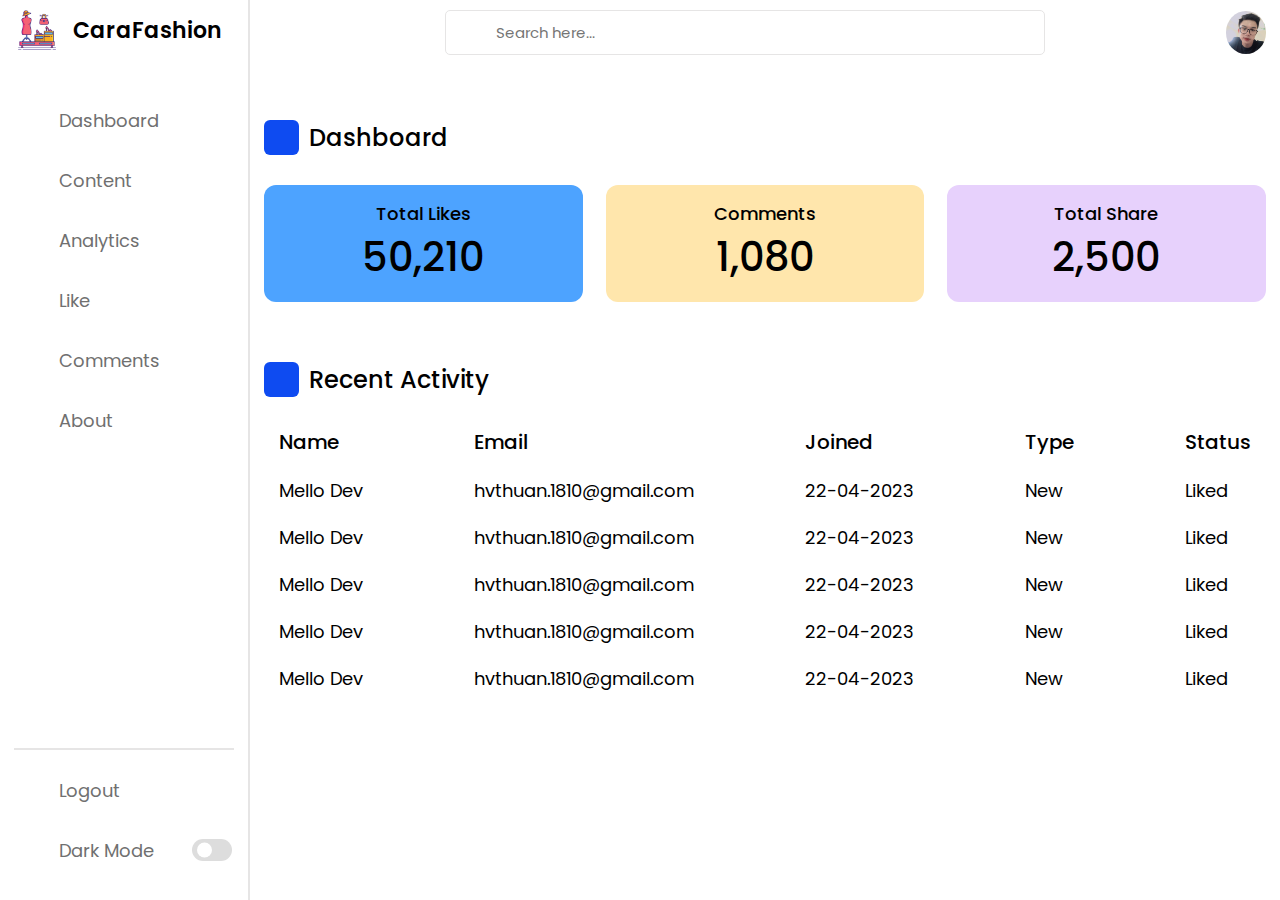
<file: dashboard_admin.html>
<!DOCTYPE html>
<html lang="en">
<head>
    <meta charset="UTF-8">
    <meta http-equiv="X-UA-Compatible" content="IE=edge">
    <meta name="viewport" content="width=device-width, initial-scale=1.0">
    <link rel="stylesheet" href="css/dashboard_admin.css">

    <link rel="stylesheet" href="https://unicons.iconscout.com/release/v4.0.8/css/line.css">

    <!-- GG fonts -->
    <link rel="preconnect" href="https://fonts.googleapis.com">
    <link rel="preconnect" href="https://fonts.gstatic.com" crossorigin>
    <link href="https://fonts.googleapis.com/css2?family=Poppins:wght@200;300;400;500;600;700;800;900&display=swap" rel="stylesheet">

    <link rel="icon" href="img/brand.png">

    <title>Dashboard</title>
</head>
<body>
    
    <nav>
        <div class="logo_name">
            <div class="logo_image">
                <img src="img/fashion-merchandising.png" alt="">                
            </div>

            <div class="name">CaraFashion</div>
        </div>

        <div class="menu_items">
            <ul class="nav_links">
                <li>
                    <a href="">
                        <i class="uil uil-estate"></i>
                        <span class="link_name">Dashboard</span>
                    </a>
                </li>

                <li>
                    <a href="">
                        <i class="uil uil-file-landscape"></i>
                        <span class="link_name">Content</span>
                    </a>
                </li>

                <li>
                    <a href="">
                        <i class="uil uil-chart"></i>
                        <span class="link_name">Analytics</span>
                    </a>
                </li>

                <li>
                    <a href="">
                        <i class="uil uil-thumbs-up"></i>
                        <span class="link_name">Like</span>
                    </a>
                </li>

                <li>
                    <a href="">
                        <i class="uil uil-comment-dots"></i>
                        <span class="link_name">Comments</span>
                    </a>
                </li>

                <li>
                    <a href="">
                        <i class="uil uil-info-circle"></i>
                        <span class="link_name">About</span>
                    </a>
                </li>

            </ul>

            <ul class="logout_mode">
                <li>
                    <a href="">
                        <i class="uil uil-signout"></i>
                        <span class="link_name">Logout</span>
                    </a>
                </li>

                <li class="mode">
                    <a href="">
                        <i class="uil uil-moon"></i>
                        <span class="link_name">Dark Mode</span>
                    </a>
                    <div class="mode_toggle">
                        <span class="switch"></span>
                    </div>
                </li>
            </ul>
        </div>
    </nav>

    <section class="dashboard">
        <div class="top">
            <i class="uil uil-bars sidebar_toggle"></i>

            <div class="search_box">
                <i class="uil uil-search"></i>
                <input type="text" placeholder="Search here...">
            </div>

            <img src="img/proflie.png" alt="">
        </div>

        <div class="dash_content">
            <div class="overview">
                <div class="title">
                    <i class="uil uil-tachometer-fast-alt"></i>
                    <span class="text">Dashboard</span>
                </div>

                <div class="boxes">
                    <div class="box box1">
                        <i class="uil uil-thumbs-up"></i>
                        <span class="text">Total Likes</span>
                        <span class="number">50,210</span>
                    </div>

                    <div class="box box2">
                        <i class="uil uil-comments"></i>
                        <span class="text">Comments</span>
                        <span class="number">1,080</span>
                    </div>

                    <div class="box box3">
                        <i class="uil uil-share"></i>
                        <span class="text">Total Share</span>
                        <span class="number">2,500</span>
                    </div>
                </div>
            </div>

            <div class="activity">
                <div class="title">
                    <i class="uil uil-clock"></i>
                    <span class="text">Recent Activity</span>
                </div>

                <div class="activity-data">
                    <div class="data names">
                        <span class="data-title">Name</span>
                        <div class="data-list">Mello Dev</div>
                        <div class="data-list">Mello Dev</div>
                        <div class="data-list">Mello Dev</div>
                        <div class="data-list">Mello Dev</div>
                        <div class="data-list">Mello Dev</div>
                    </div>

                    <div class="data email">
                        <span class="data-title">Email</span>
                        <div class="data-list">hvthuan.1810@gmail.com</div>
                        <div class="data-list">hvthuan.1810@gmail.com</div>
                        <div class="data-list">hvthuan.1810@gmail.com</div>
                        <div class="data-list">hvthuan.1810@gmail.com</div>
                        <div class="data-list">hvthuan.1810@gmail.com</div>
                        
                    </div>

                    <div class="data joined">
                        <span class="data-title">Joined</span>
                        <div class="data-list">22-04-2023</div>
                        <div class="data-list">22-04-2023</div>
                        <div class="data-list">22-04-2023</div>
                        <div class="data-list">22-04-2023</div>
                        <div class="data-list">22-04-2023</div>
                    </div>

                    <div class="data type">
                        <span class="data-title">Type</span>
                        <div class="data-list">New</div>
                        <div class="data-list">New</div>
                        <div class="data-list">New</div>
                        <div class="data-list">New</div>
                        <div class="data-list">New</div>
                    </div>

                    <div class="data status">
                        <span class="data-title">Status</span>
                        <div class="data-list">Liked</div>
                        <div class="data-list">Liked</div>
                        <div class="data-list">Liked</div>
                        <div class="data-list">Liked</div>
                        <div class="data-list">Liked</div>
                    </div>
                </div>
            </div>
        </div>
    </section>

    <script src="src/dashboard.js"></script>
</body>
</html>
</file>
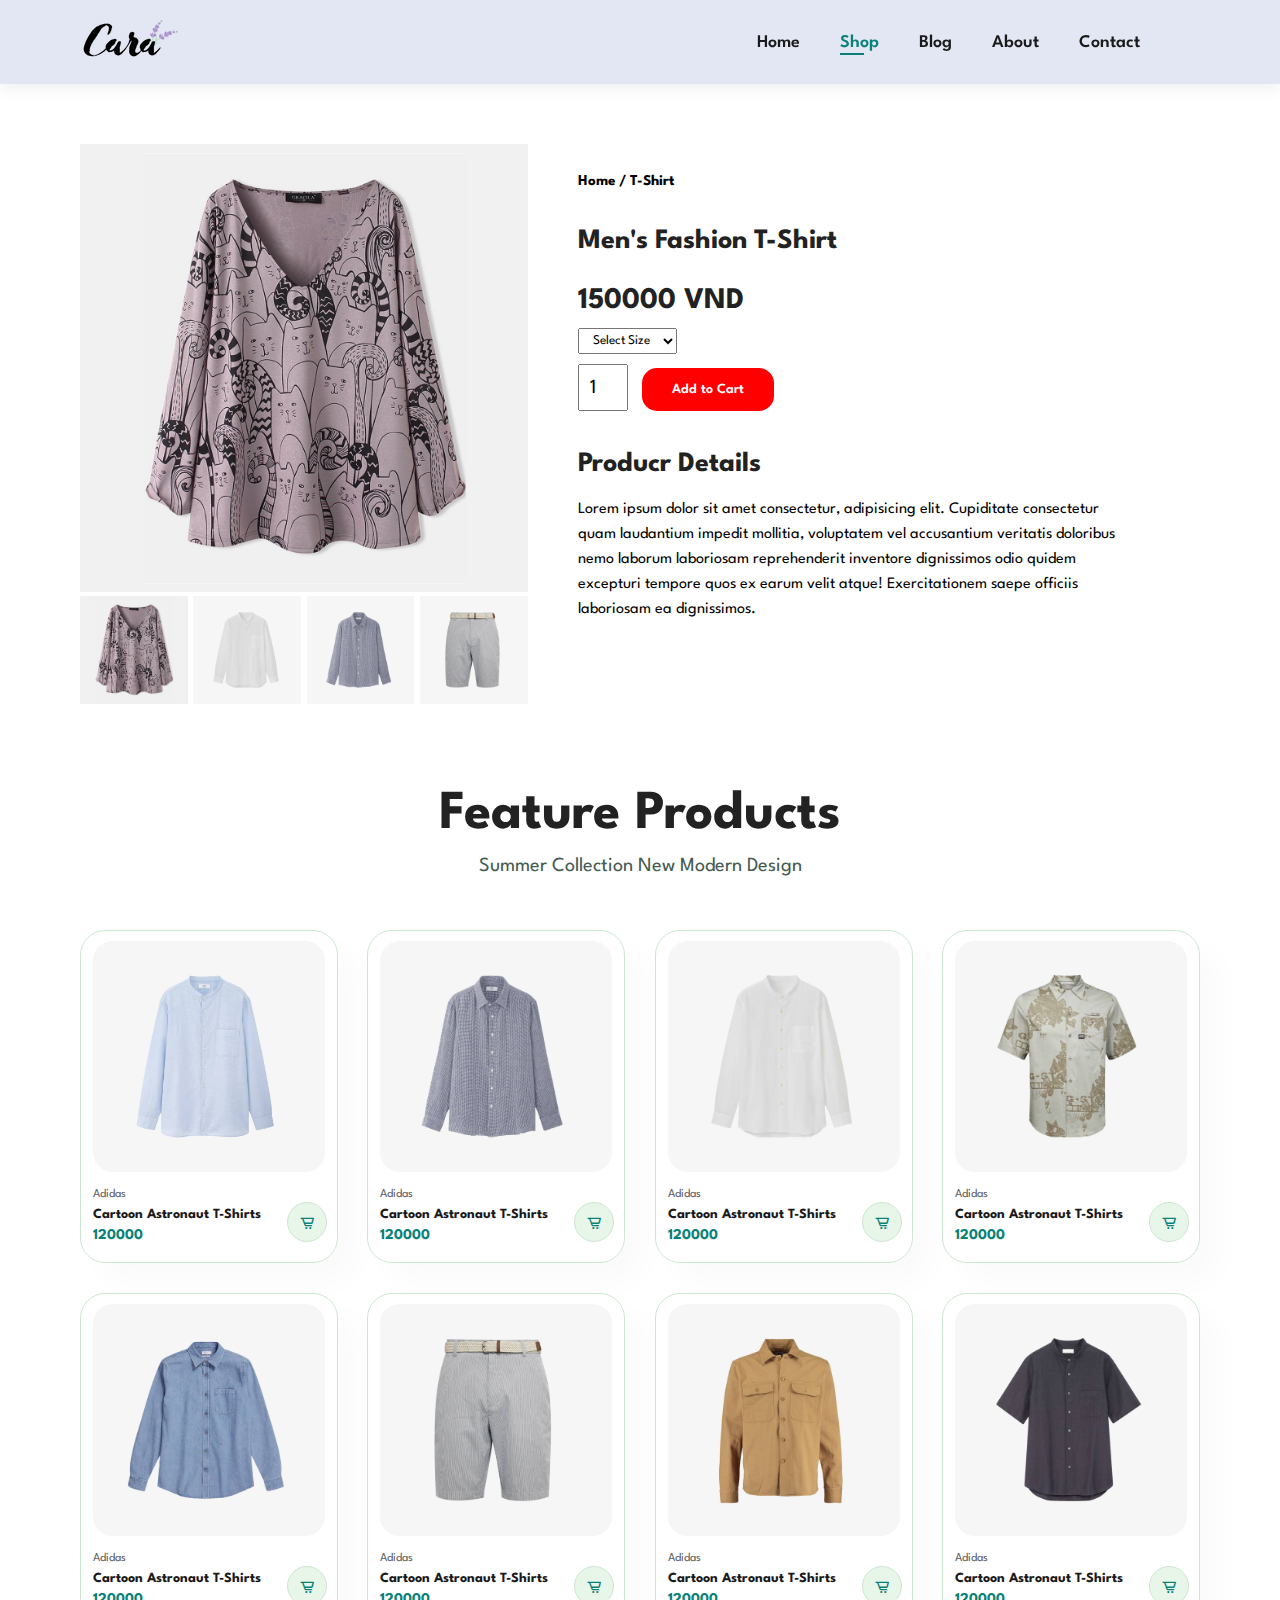
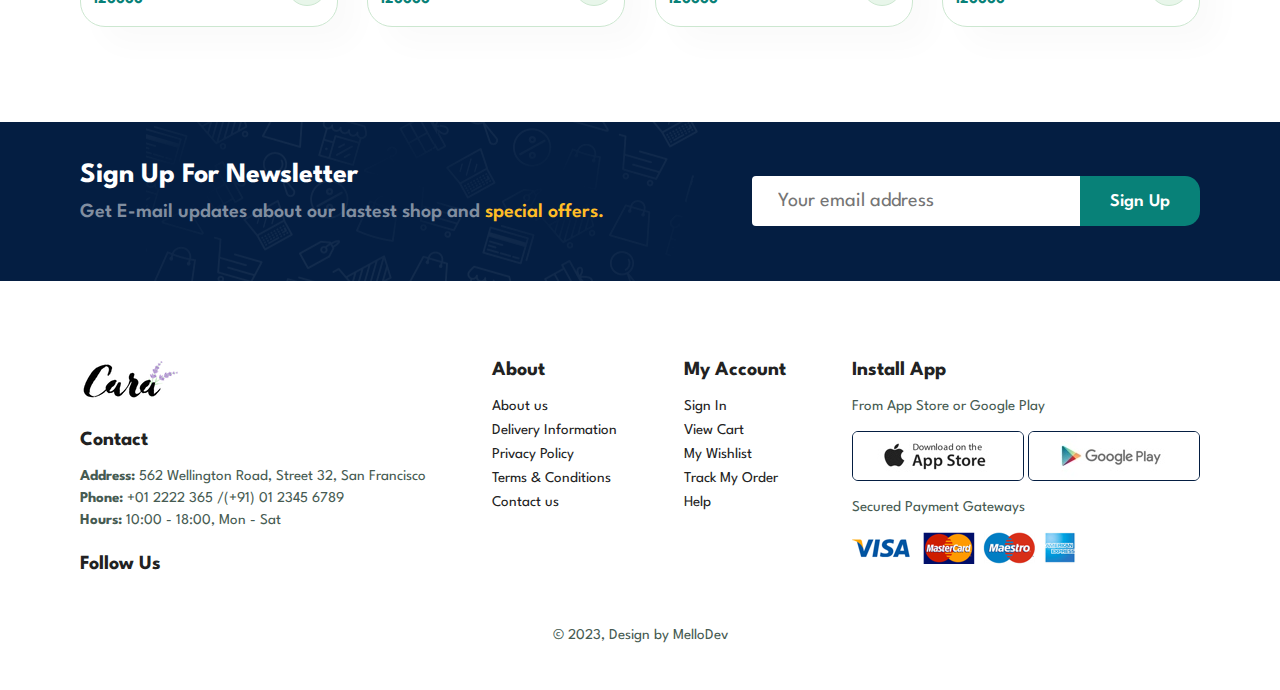
<file: product_detail_3.html>
<!DOCTYPE html>
<html lang="en">
<head>
    <meta charset="UTF-8">
    <meta http-equiv="X-UA-Compatible" content="IE=edge">
    <meta name="viewport" content="width=device-width, initial-scale=1.0">

    <link rel="stylesheet" href="css/product_detail.css">

    <!-- GG fonts -->
    <link rel="preconnect" href="https://fonts.googleapis.com">
    <link rel="preconnect" href="https://fonts.gstatic.com" crossorigin>
    <link href="https://fonts.googleapis.com/css2?family=League+Spartan:wght@100;200;300;400;500;600;700;800;900&display=swap" rel="stylesheet">

    <!-- Font Awesome -->
    <link rel="stylesheet" href="https://cdnjs.cloudflare.com/ajax/libs/font-awesome/6.4.0/css/all.min.css" integrity="sha512-iecdLmaskl7CVkqkXNQ/ZH/XLlvWZOJyj7Yy7tcenmpD1ypASozpmT/E0iPtmFIB46ZmdtAc9eNBvH0H/ZpiBw==" crossorigin="anonymous" referrerpolicy="no-referrer" />

    <link rel="stylesheet" href="https://unpkg.com/boxicons@latest/css/boxicons.min.css">

    <link rel="icon" href="img/brand.png">

    <title>T-Shirts Details</title>
</head>
<body>
    
    <section id="header">
        <a href="#">
            <img src="img/logo.png" class="logo" alt="">
        </a>
        <div>
            <ul id="navbar">
                <li><a href="index.html">Home</a></li>
                <li><a class="active" href="shop.html">Shop</a></li>
                <li><a href="blog.html">Blog</a></li>
                <li><a href="about.html">About</a></li>
                <li><a href="contact.html">Contact</a></li>
                <li><a href="shopping_cart.html"><i class="fa-solid fa-cart-shopping"></i></a></li>
            </ul>
        </div>
    </section>

    <section id="pro_detail" class="section-p1">
        <div class="single_pro_image">
            <img src="img/products/f8.jpg" alt="" width="100%" id="MainImg">

            <div class="small_img_group">
                <div class="small_img_col">
                    <img src="img/products/f8.jpg" alt="" width="100%" class="small_img">
                </div>

                <div class="small_img_col">
                    <img src="img/products/n3.jpg" alt="" width="100%" class="small_img">
                </div>

                <div class="small_img_col">
                    <img src="img/products/n2.jpg" alt="" width="100%" class="small_img">
                </div>

                <div class="small_img_col">
                    <img src="img/products/n6.jpg" alt="" width="100%" class="small_img">
                </div>
            </div>
        </div>

        <div class="single_pro_details">
            <h6>Home / T-Shirt</h6>
            <h4>Men's Fashion T-Shirt</h4>
            <h2>150000 VND</h2>
            <select name="" id="">
               <option value="">Select Size</option>
               <option value="">S</option>
               <option value="">M</option> 
               <option value="">L</option> 
               <option value="">XL</option> 
               <option value="">XXL</option> 
            </select>
            <input type="number" value="1">
            <button class="normal" id="add-to-cart">Add to Cart</button>
            <h4>Producr Details</h4>
            <span>
                Lorem ipsum dolor sit amet consectetur, adipisicing elit. Cupiditate consectetur quam laudantium impedit mollitia, voluptatem vel accusantium veritatis doloribus nemo laborum laboriosam reprehenderit inventore dignissimos odio quidem excepturi tempore quos ex earum velit atque! Exercitationem saepe officiis laboriosam ea dignissimos.
            </span>
        </div>
    </section>

    <section id="product1" class="section-p1">
        <h2>Feature Products</h2>
        <p>Summer Collection New Modern Design</p>
        <div class="pro_container">
            <div class="pro">
                <img src="img/products/n1.jpg" alt="">
                <div class="des">
                    <span>Adidas</span>
                    <h5>Cartoon Astronaut T-Shirts</h5>
                    <div class="star">
                        <i class="fa-solid fa-star"></i>
                        <i class="fa-solid fa-star"></i>
                        <i class="fa-solid fa-star"></i>
                        <i class="fa-solid fa-star"></i>
                        <i class="fa-regular fa-star-half-stroke"></i>
                    </div>
                    <h4>120000</h4>
                </div>
                <a href=""><i class='bx bx-cart-alt cart'></i></a>
            </div>

            <div class="pro">
                <img src="img/products/n2.jpg" alt="">
                <div class="des">
                    <span>Adidas</span>
                    <h5>Cartoon Astronaut T-Shirts</h5>
                    <div class="star">
                        <i class="fa-solid fa-star"></i>
                        <i class="fa-solid fa-star"></i>
                        <i class="fa-solid fa-star"></i>
                        <i class="fa-solid fa-star"></i>
                        <i class="fa-regular fa-star-half-stroke"></i>
                    </div>
                    <h4>120000</h4>
                </div>
                <a href=""><i class='bx bx-cart-alt cart'></i></a>
            </div>

            <div class="pro">
                <img src="img/products/n3.jpg" alt="">
                <div class="des">
                    <span>Adidas</span>
                    <h5>Cartoon Astronaut T-Shirts</h5>
                    <div class="star">
                        <i class="fa-solid fa-star"></i>
                        <i class="fa-solid fa-star"></i>
                        <i class="fa-solid fa-star"></i>
                        <i class="fa-solid fa-star"></i>
                        <i class="fa-regular fa-star-half-stroke"></i>
                    </div>
                    <h4>120000</h4>
                </div>
                <a href=""><i class='bx bx-cart-alt cart'></i></a>
            </div>

            <div class="pro">
                <img src="img/products/n4.jpg" alt="">
                <div class="des">
                    <span>Adidas</span>
                    <h5>Cartoon Astronaut T-Shirts</h5>
                    <div class="star">
                        <i class="fa-solid fa-star"></i>
                        <i class="fa-solid fa-star"></i>
                        <i class="fa-solid fa-star"></i>
                        <i class="fa-solid fa-star"></i>
                        <i class="fa-regular fa-star-half-stroke"></i>
                    </div>
                    <h4>120000</h4>
                </div>
                <a href=""><i class='bx bx-cart-alt cart'></i></a>
            </div>

            <div class="pro">
                <img src="img/products/n5.jpg" alt="">
                <div class="des">
                    <span>Adidas</span>
                    <h5>Cartoon Astronaut T-Shirts</h5>
                    <div class="star">
                        <i class="fa-solid fa-star"></i>
                        <i class="fa-solid fa-star"></i>
                        <i class="fa-solid fa-star"></i>
                        <i class="fa-solid fa-star"></i>
                        <i class="fa-regular fa-star-half-stroke"></i>
                    </div>
                    <h4>120000</h4>
                </div>
                <a href=""><i class='bx bx-cart-alt cart'></i></a>
            </div>

            <div class="pro">
                <img src="img/products/n6.jpg" alt="">
                <div class="des">
                    <span>Adidas</span>
                    <h5>Cartoon Astronaut T-Shirts</h5>
                    <div class="star">
                        <i class="fa-solid fa-star"></i>
                        <i class="fa-solid fa-star"></i>
                        <i class="fa-solid fa-star"></i>
                        <i class="fa-solid fa-star"></i>
                        <i class="fa-regular fa-star-half-stroke"></i>
                    </div>
                    <h4>120000</h4>
                </div>
                <a href=""><i class='bx bx-cart-alt cart'></i></a>
            </div>

            <div class="pro">
                <img src="img/products/n7.jpg" alt="">
                <div class="des">
                    <span>Adidas</span>
                    <h5>Cartoon Astronaut T-Shirts</h5>
                    <div class="star">
                        <i class="fa-solid fa-star"></i>
                        <i class="fa-solid fa-star"></i>
                        <i class="fa-solid fa-star"></i>
                        <i class="fa-solid fa-star"></i>
                        <i class="fa-regular fa-star-half-stroke"></i>
                    </div>
                    <h4>120000</h4>
                </div>
                <a href=""><i class='bx bx-cart-alt cart'></i></a>
            </div>

            <div class="pro">
                <img src="img/products/n8.jpg" alt="">
                <div class="des">
                    <span>Adidas</span>
                    <h5>Cartoon Astronaut T-Shirts</h5>
                    <div class="star">
                        <i class="fa-solid fa-star"></i>
                        <i class="fa-solid fa-star"></i>
                        <i class="fa-solid fa-star"></i>
                        <i class="fa-solid fa-star"></i>
                        <i class="fa-regular fa-star-half-stroke"></i>
                    </div>
                    <h4>120000</h4>
                </div>
                <a href=""><i class='bx bx-cart-alt cart'></i></a>
            </div>

        </div>
    </section>

    <section id="newsletter" class="section-p1 section-m1">
        <div class="newstext">
            <h4>Sign Up For Newsletter</h4>
            <p>Get E-mail updates about our lastest shop and <span>special offers.</span></p>
        </div>
        <div class="form">
            <input type="email" name="" id="" placeholder="Your email address">
            <button class="normal">Sign Up</button>
        </div>
    </section>

    <footer class="section-p1">
        <div class="col">
            <img class="logo" src="img/logo.png" alt="">
            <h4>Contact</h4>
            <p><strong>Address: </strong>562 Wellington Road, Street 32, San Francisco</p>
            <p><strong>Phone: </strong>+01 2222 365 /(+91) 01 2345 6789</p>
            <p><strong>Hours: </strong>10:00 - 18:00, Mon - Sat</p>
            <div class="follow">
                <h4>Follow Us</h4>
                <div class="icon">
                    <i class="fa-brands fa-facebook-f"></i>
                    <i class="fa-brands fa-twitter"></i>
                    <i class="fa-brands fa-instagram"></i>
                    <i class="fa-brands fa-youtube"></i>
                </div>
            </div>
        </div>

        <div class="col">
            <h4>About</h4>
            <a href="#">About us</a>
            <a href="#">Delivery Information</a>
            <a href="#">Privacy Policy</a>
            <a href="#">Terms & Conditions</a>
            <a href="#">Contact us</a>
        </div>

        <div class="col">
            <h4>My Account</h4>
            <a href="#">Sign In</a>
            <a href="#">View Cart</a>
            <a href="#">My Wishlist</a>
            <a href="#">Track My Order</a>
            <a href="#">Help</a>
        </div>

        <div class="col install">
            <h4>Install App</h4>
            <p>From App Store or Google Play</p>
            <div class="row">
                <img src="img/pay/app.jpg" alt="">
                <img src="img/pay/play.jpg" alt="">
            </div>
            <p>Secured Payment Gateways</p>
            <img src="img/pay/pay.png" alt="">
        </div>

        <div class="copy-right">
            <p>© 2023, Design by MelloDev</p>
        </div>
    </footer>

    <script src="src/product_detail.js"></script>
</body>
</html>
</file>
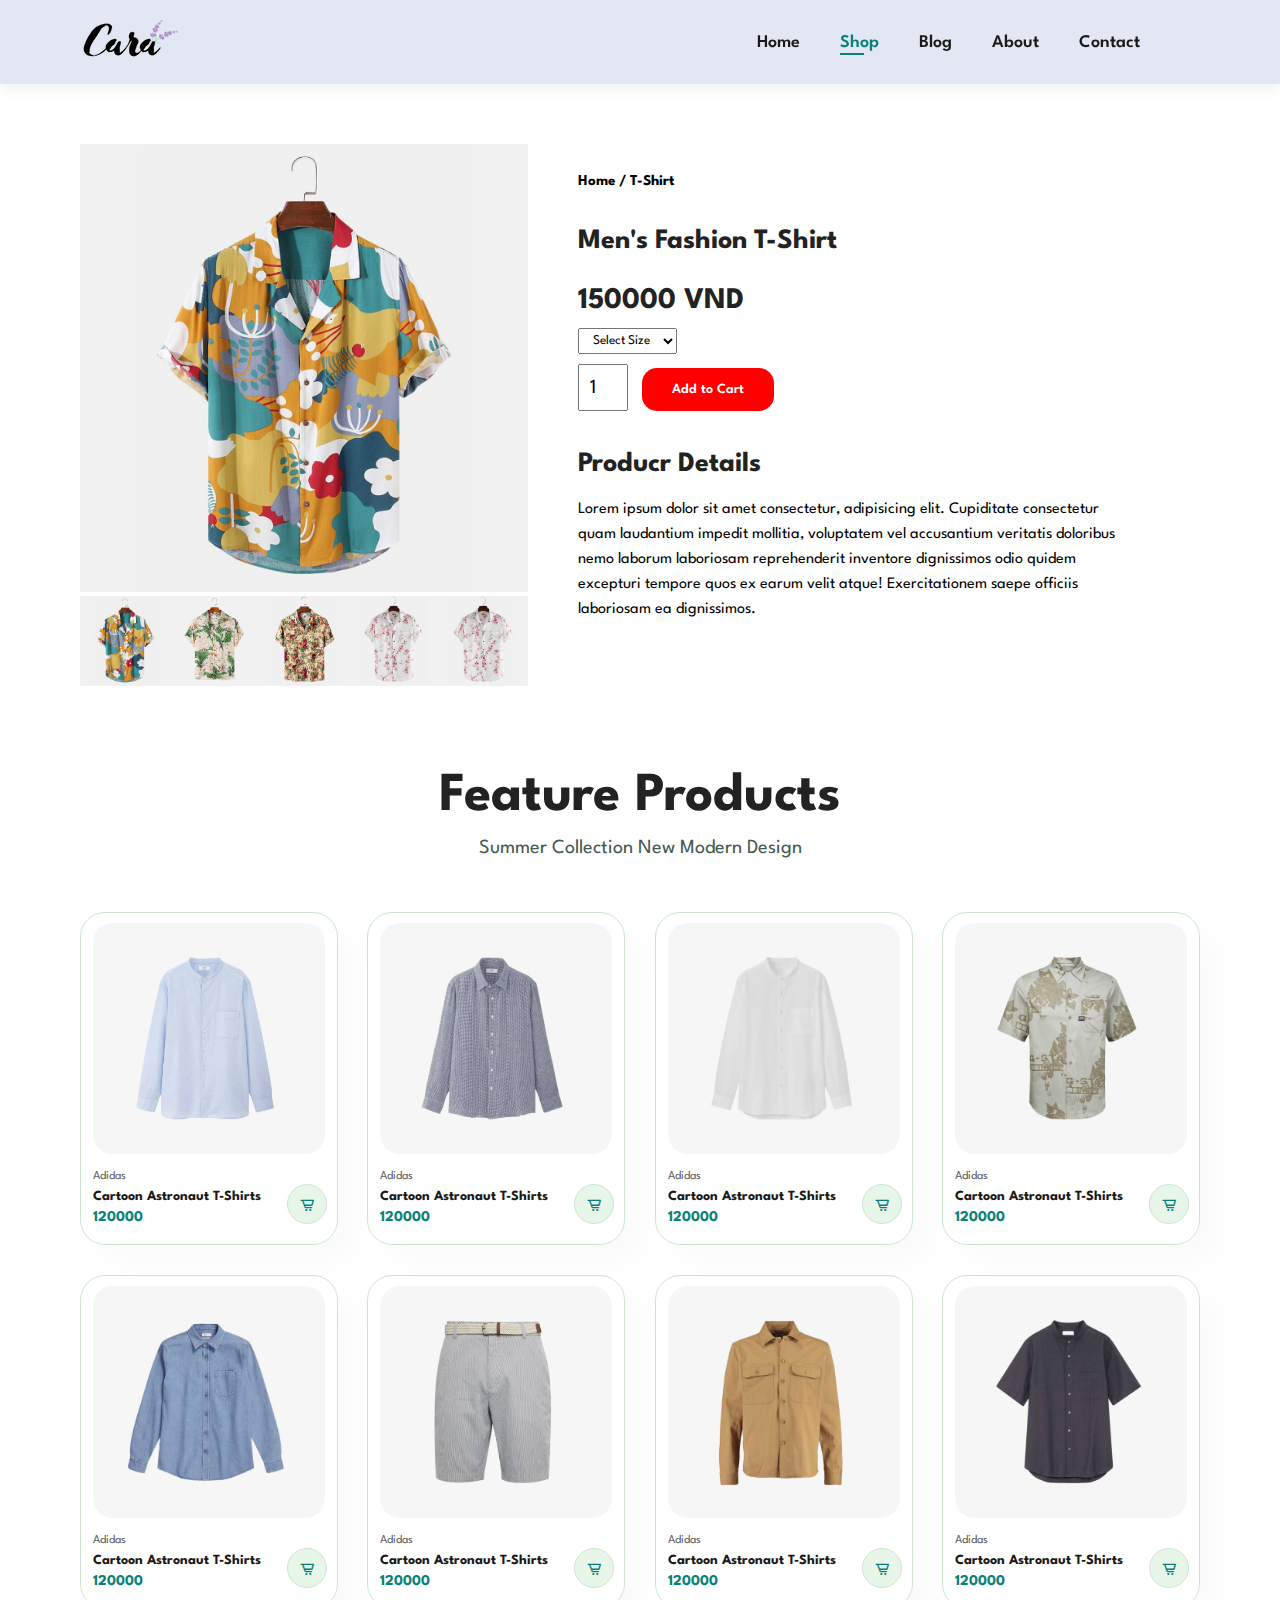
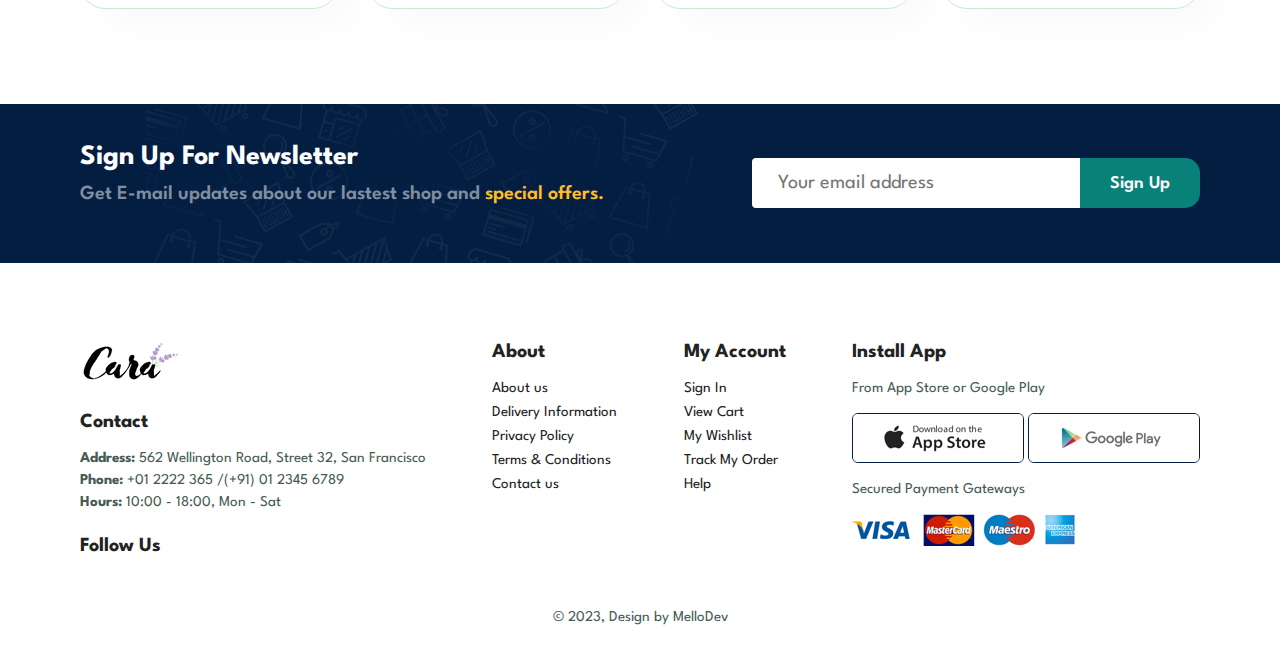
<file: product_details.html>
<!DOCTYPE html>
<html lang="en">
<head>
    <meta charset="UTF-8">
    <meta http-equiv="X-UA-Compatible" content="IE=edge">
    <meta name="viewport" content="width=device-width, initial-scale=1.0">

    <link rel="stylesheet" href="css/product_detail.css">

    <!-- GG fonts -->
    <link rel="preconnect" href="https://fonts.googleapis.com">
    <link rel="preconnect" href="https://fonts.gstatic.com" crossorigin>
    <link href="https://fonts.googleapis.com/css2?family=League+Spartan:wght@100;200;300;400;500;600;700;800;900&display=swap" rel="stylesheet">

    <!-- Font Awesome -->
    <link rel="stylesheet" href="https://cdnjs.cloudflare.com/ajax/libs/font-awesome/6.4.0/css/all.min.css" integrity="sha512-iecdLmaskl7CVkqkXNQ/ZH/XLlvWZOJyj7Yy7tcenmpD1ypASozpmT/E0iPtmFIB46ZmdtAc9eNBvH0H/ZpiBw==" crossorigin="anonymous" referrerpolicy="no-referrer" />

    <link rel="stylesheet" href="https://unpkg.com/boxicons@latest/css/boxicons.min.css">


    <link rel="icon" href="img/brand.png">

    <title>T-Shirts Details</title>
</head>
<body>
    
    <section id="header">
        <a href="#">
            <img src="img/logo.png" class="logo" alt="">
        </a>
        <div>
            <ul id="navbar">
                <li><a href="index.html">Home</a></li>
                <li><a class="active" href="shop.html">Shop</a></li>
                <li><a href="blog.html">Blog</a></li>
                <li><a href="about.html">About</a></li>
                <li><a href="contact.html">Contact</a></li>
                <li><a href="shopping_cart.html"><i class="fa-solid fa-cart-shopping"></i></a></li>
            </ul>
        </div>
    </section>

    <section id="pro_detail" class="section-p1">
        <div class="single_pro_image">
            <img src="img/products/f1.jpg" alt="" width="100%" id="MainImg">

            <div class="small_img_group">
                <div class="small_img_col">
                    <img src="img/products/f1.jpg" alt="" width="100%" class="small_img">
                </div>

                <div class="small_img_col">
                    <img src="img/products/f2.jpg" alt="" width="100%" class="small_img">
                </div>

                <div class="small_img_col">
                    <img src="img/products/f3.jpg" alt="" width="100%" class="small_img">
                </div>

                <div class="small_img_col">
                    <img src="img/products/f4.jpg" alt="" width="100%" class="small_img">
                </div>
                <div class="small_img_col">
                    <img src="img/products/f4.jpg" alt="" width="100%" class="small_img">
                </div>
            </div>
        </div>

        <div class="single_pro_details">
            <h6>Home / T-Shirt</h6>
            <h4>Men's Fashion T-Shirt</h4>
            <h2>150000 VND</h2>
            <select name="" id="">
               <option value="">Select Size</option>
               <option value="">S</option>
               <option value="">M</option> 
               <option value="">L</option> 
               <option value="">XL</option> 
               <option value="">XXL</option> 
            </select>
            <input type="number" value="1">
            <button class="normal" id="add-to-cart">Add to Cart</button>
            <h4>Producr Details</h4>
            <span>
                Lorem ipsum dolor sit amet consectetur, adipisicing elit. Cupiditate consectetur quam laudantium impedit mollitia, voluptatem vel accusantium veritatis doloribus nemo laborum laboriosam reprehenderit inventore dignissimos odio quidem excepturi tempore quos ex earum velit atque! Exercitationem saepe officiis laboriosam ea dignissimos.
            </span>
        </div>
    </section>

    <section id="product1" class="section-p1">
        <h2>Feature Products</h2>
        <p>Summer Collection New Modern Design</p>
        <div class="pro_container">
            <div class="pro">
                <img src="img/products/n1.jpg" alt="">
                <div class="des">
                    <span>Adidas</span>
                    <h5>Cartoon Astronaut T-Shirts</h5>
                    <div class="star">
                        <i class="fa-solid fa-star"></i>
                        <i class="fa-solid fa-star"></i>
                        <i class="fa-solid fa-star"></i>
                        <i class="fa-solid fa-star"></i>
                        <i class="fa-regular fa-star-half-stroke"></i>
                    </div>
                    <h4>120000</h4>
                </div>
                <a href=""><i class='bx bx-cart-alt cart'></i></a>
            </div>

            <div class="pro">
                <img src="img/products/n2.jpg" alt="">
                <div class="des">
                    <span>Adidas</span>
                    <h5>Cartoon Astronaut T-Shirts</h5>
                    <div class="star">
                        <i class="fa-solid fa-star"></i>
                        <i class="fa-solid fa-star"></i>
                        <i class="fa-solid fa-star"></i>
                        <i class="fa-solid fa-star"></i>
                        <i class="fa-regular fa-star-half-stroke"></i>
                    </div>
                    <h4>120000</h4>
                </div>
                <a href=""><i class='bx bx-cart-alt cart'></i></a>
            </div>

            <div class="pro">
                <img src="img/products/n3.jpg" alt="">
                <div class="des">
                    <span>Adidas</span>
                    <h5>Cartoon Astronaut T-Shirts</h5>
                    <div class="star">
                        <i class="fa-solid fa-star"></i>
                        <i class="fa-solid fa-star"></i>
                        <i class="fa-solid fa-star"></i>
                        <i class="fa-solid fa-star"></i>
                        <i class="fa-regular fa-star-half-stroke"></i>
                    </div>
                    <h4>120000</h4>
                </div>
                <a href=""><i class='bx bx-cart-alt cart'></i></a>
            </div>

            <div class="pro">
                <img src="img/products/n4.jpg" alt="">
                <div class="des">
                    <span>Adidas</span>
                    <h5>Cartoon Astronaut T-Shirts</h5>
                    <div class="star">
                        <i class="fa-solid fa-star"></i>
                        <i class="fa-solid fa-star"></i>
                        <i class="fa-solid fa-star"></i>
                        <i class="fa-solid fa-star"></i>
                        <i class="fa-regular fa-star-half-stroke"></i>
                    </div>
                    <h4>120000</h4>
                </div>
                <a href=""><i class='bx bx-cart-alt cart'></i></a>
            </div>

            <div class="pro">
                <img src="img/products/n5.jpg" alt="">
                <div class="des">
                    <span>Adidas</span>
                    <h5>Cartoon Astronaut T-Shirts</h5>
                    <div class="star">
                        <i class="fa-solid fa-star"></i>
                        <i class="fa-solid fa-star"></i>
                        <i class="fa-solid fa-star"></i>
                        <i class="fa-solid fa-star"></i>
                        <i class="fa-regular fa-star-half-stroke"></i>
                    </div>
                    <h4>120000</h4>
                </div>
                <a href=""><i class='bx bx-cart-alt cart'></i></a>
            </div>

            <div class="pro">
                <img src="img/products/n6.jpg" alt="">
                <div class="des">
                    <span>Adidas</span>
                    <h5>Cartoon Astronaut T-Shirts</h5>
                    <div class="star">
                        <i class="fa-solid fa-star"></i>
                        <i class="fa-solid fa-star"></i>
                        <i class="fa-solid fa-star"></i>
                        <i class="fa-solid fa-star"></i>
                        <i class="fa-regular fa-star-half-stroke"></i>
                    </div>
                    <h4>120000</h4>
                </div>
                <a href=""><i class='bx bx-cart-alt cart'></i></a>
            </div>

            <div class="pro">
                <img src="img/products/n7.jpg" alt="">
                <div class="des">
                    <span>Adidas</span>
                    <h5>Cartoon Astronaut T-Shirts</h5>
                    <div class="star">
                        <i class="fa-solid fa-star"></i>
                        <i class="fa-solid fa-star"></i>
                        <i class="fa-solid fa-star"></i>
                        <i class="fa-solid fa-star"></i>
                        <i class="fa-regular fa-star-half-stroke"></i>
                    </div>
                    <h4>120000</h4>
                </div>
                <a href=""><i class='bx bx-cart-alt cart'></i></a>
            </div>

            <div class="pro">
                <img src="img/products/n8.jpg" alt="">
                <div class="des">
                    <span>Adidas</span>
                    <h5>Cartoon Astronaut T-Shirts</h5>
                    <div class="star">
                        <i class="fa-solid fa-star"></i>
                        <i class="fa-solid fa-star"></i>
                        <i class="fa-solid fa-star"></i>
                        <i class="fa-solid fa-star"></i>
                        <i class="fa-regular fa-star-half-stroke"></i>
                    </div>
                    <h4>120000</h4>
                </div>
                <a href=""><i class='bx bx-cart-alt cart'></i></a>
            </div>

        </div>
    </section>

    <section id="newsletter" class="section-p1 section-m1">
        <div class="newstext">
            <h4>Sign Up For Newsletter</h4>
            <p>Get E-mail updates about our lastest shop and <span>special offers.</span></p>
        </div>
        <div class="form">
            <input type="email" name="" id="" placeholder="Your email address">
            <button class="normal">Sign Up</button>
        </div>
    </section>

    <footer class="section-p1">
        <div class="col">
            <img class="logo" src="img/logo.png" alt="">
            <h4>Contact</h4>
            <p><strong>Address: </strong>562 Wellington Road, Street 32, San Francisco</p>
            <p><strong>Phone: </strong>+01 2222 365 /(+91) 01 2345 6789</p>
            <p><strong>Hours: </strong>10:00 - 18:00, Mon - Sat</p>
            <div class="follow">
                <h4>Follow Us</h4>
                <div class="icon">
                    <i class="fa-brands fa-facebook-f"></i>
                    <i class="fa-brands fa-twitter"></i>
                    <i class="fa-brands fa-instagram"></i>
                    <i class="fa-brands fa-youtube"></i>
                </div>
            </div>
        </div>

        <div class="col">
            <h4>About</h4>
            <a href="#">About us</a>
            <a href="#">Delivery Information</a>
            <a href="#">Privacy Policy</a>
            <a href="#">Terms & Conditions</a>
            <a href="#">Contact us</a>
        </div>

        <div class="col">
            <h4>My Account</h4>
            <a href="#">Sign In</a>
            <a href="#">View Cart</a>
            <a href="#">My Wishlist</a>
            <a href="#">Track My Order</a>
            <a href="#">Help</a>
        </div>

        <div class="col install">
            <h4>Install App</h4>
            <p>From App Store or Google Play</p>
            <div class="row">
                <img src="img/pay/app.jpg" alt="">
                <img src="img/pay/play.jpg" alt="">
            </div>
            <p>Secured Payment Gateways</p>
            <img src="img/pay/pay.png" alt="">
        </div>

        <div class="copy-right">
            <p>© 2023, Design by MelloDev</p>
        </div>
    </footer>

    <script src="src/product_detail.js"></script>
</body>
</html>
</file>
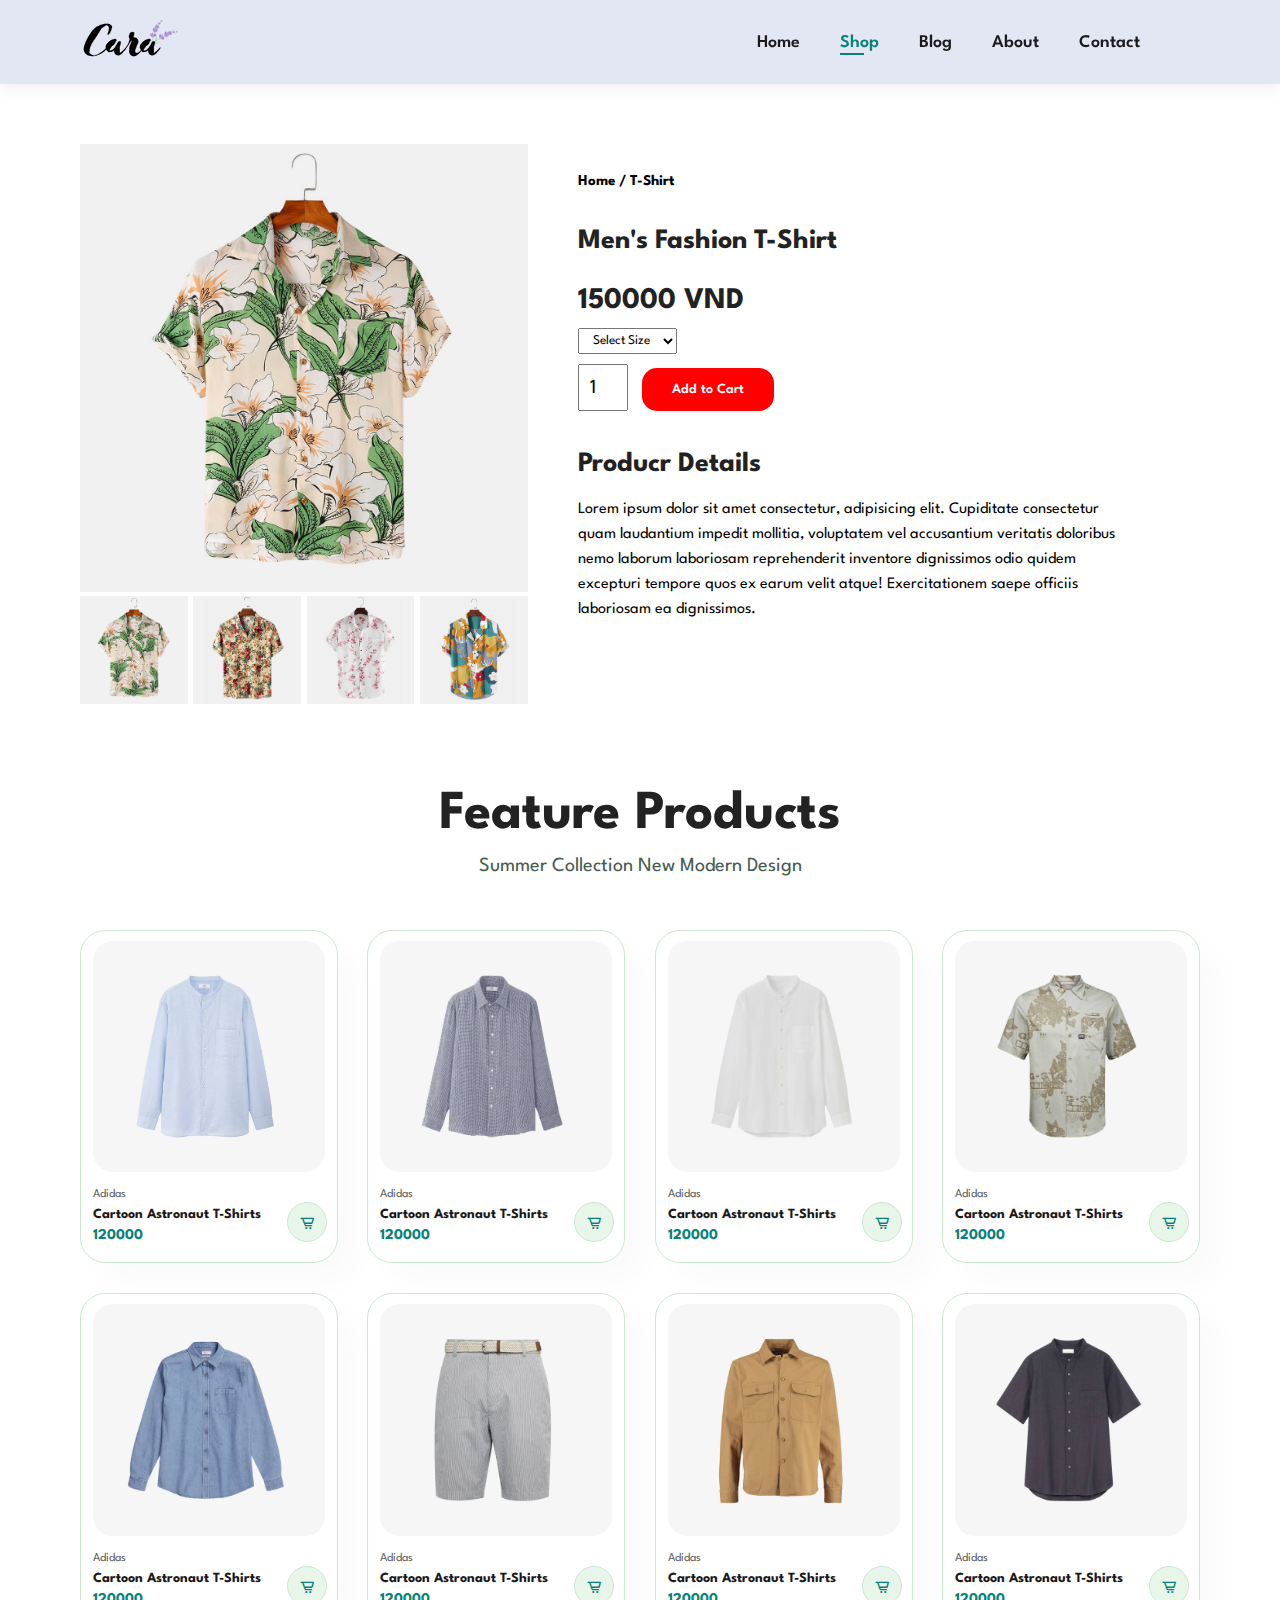
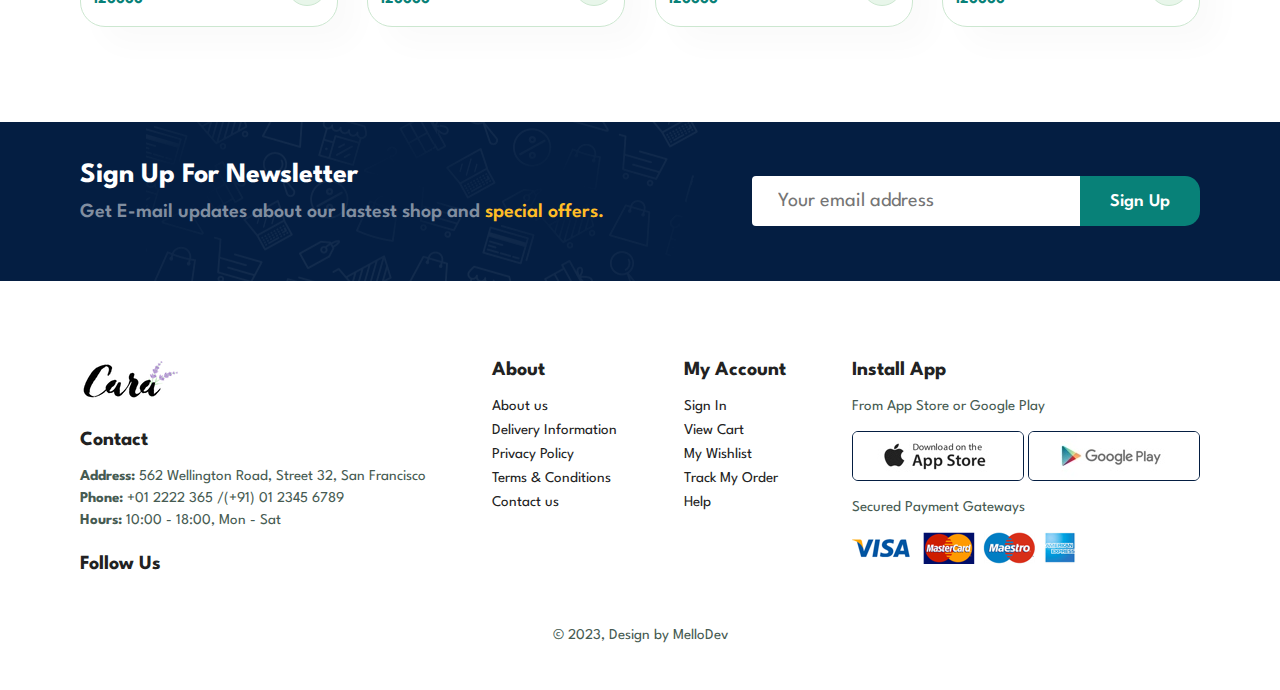
<file: product_details_2.html>
<!DOCTYPE html>
<html lang="en">
<head>
    <meta charset="UTF-8">
    <meta http-equiv="X-UA-Compatible" content="IE=edge">
    <meta name="viewport" content="width=device-width, initial-scale=1.0">

    <link rel="stylesheet" href="css/product_detail.css">

    <!-- GG fonts -->
    <link rel="preconnect" href="https://fonts.googleapis.com">
    <link rel="preconnect" href="https://fonts.gstatic.com" crossorigin>
    <link href="https://fonts.googleapis.com/css2?family=League+Spartan:wght@100;200;300;400;500;600;700;800;900&display=swap" rel="stylesheet">

    <!-- Font Awesome -->
    <link rel="stylesheet" href="https://cdnjs.cloudflare.com/ajax/libs/font-awesome/6.4.0/css/all.min.css" integrity="sha512-iecdLmaskl7CVkqkXNQ/ZH/XLlvWZOJyj7Yy7tcenmpD1ypASozpmT/E0iPtmFIB46ZmdtAc9eNBvH0H/ZpiBw==" crossorigin="anonymous" referrerpolicy="no-referrer" />

    <link rel="stylesheet" href="https://unpkg.com/boxicons@latest/css/boxicons.min.css">

    <link rel="icon" href="img/brand.png">

    <title>T-Shirts Details</title>
</head>
<body>
    
    <section id="header">
        <a href="#">
            <img src="img/logo.png" class="logo" alt="">
        </a>
        <div>
            <ul id="navbar">
                <li><a href="index.html">Home</a></li>
                <li><a class="active" href="shop.html">Shop</a></li>
                <li><a href="blog.html">Blog</a></li>
                <li><a href="about.html">About</a></li>
                <li><a href="contact.html">Contact</a></li>
                <li><a href="shopping_cart.html"><i class="fa-solid fa-cart-shopping"></i></a></li>
            </ul>
        </div>
    </section>

    <section id="pro_detail" class="section-p1">
        <div class="single_pro_image">
            <img src="img/products/f2.jpg" alt="" width="100%" id="MainImg">

            <div class="small_img_group">
                <div class="small_img_col">
                    <img src="img/products/f2.jpg" alt="" width="100%" class="small_img">
                </div>

                <div class="small_img_col">
                    <img src="img/products/f3.jpg" alt="" width="100%" class="small_img">
                </div>

                <div class="small_img_col">
                    <img src="img/products/f4.jpg" alt="" width="100%" class="small_img">
                </div>

                <div class="small_img_col">
                    <img src="img/products/f1.jpg" alt="" width="100%" class="small_img">
                </div>
            </div>
        </div>

        <div class="single_pro_details">
            <h6>Home / T-Shirt</h6>
            <h4>Men's Fashion T-Shirt</h4>
            <h2>150000 VND</h2>
            <select name="" id="">
               <option value="">Select Size</option>
               <option value="">S</option>
               <option value="">M</option> 
               <option value="">L</option> 
               <option value="">XL</option> 
               <option value="">XXL</option> 
            </select>
            <input type="number" value="1">
            <button class="normal" id="add-to-cart">Add to Cart</button>
            <h4>Producr Details</h4>
            <span>
                Lorem ipsum dolor sit amet consectetur, adipisicing elit. Cupiditate consectetur quam laudantium impedit mollitia, voluptatem vel accusantium veritatis doloribus nemo laborum laboriosam reprehenderit inventore dignissimos odio quidem excepturi tempore quos ex earum velit atque! Exercitationem saepe officiis laboriosam ea dignissimos.
            </span>
        </div>
    </section>

    <section id="product1" class="section-p1">
        <h2>Feature Products</h2>
        <p>Summer Collection New Modern Design</p>
        <div class="pro_container">
            <div class="pro">
                <img src="img/products/n1.jpg" alt="">
                <div class="des">
                    <span>Adidas</span>
                    <h5>Cartoon Astronaut T-Shirts</h5>
                    <div class="star">
                        <i class="fa-solid fa-star"></i>
                        <i class="fa-solid fa-star"></i>
                        <i class="fa-solid fa-star"></i>
                        <i class="fa-solid fa-star"></i>
                        <i class="fa-regular fa-star-half-stroke"></i>
                    </div>
                    <h4>120000</h4>
                </div>
                <a href=""><i class='bx bx-cart-alt cart'></i></a>
            </div>

            <div class="pro">
                <img src="img/products/n2.jpg" alt="">
                <div class="des">
                    <span>Adidas</span>
                    <h5>Cartoon Astronaut T-Shirts</h5>
                    <div class="star">
                        <i class="fa-solid fa-star"></i>
                        <i class="fa-solid fa-star"></i>
                        <i class="fa-solid fa-star"></i>
                        <i class="fa-solid fa-star"></i>
                        <i class="fa-regular fa-star-half-stroke"></i>
                    </div>
                    <h4>120000</h4>
                </div>
                <a href=""><i class='bx bx-cart-alt cart'></i></a>
            </div>

            <div class="pro">
                <img src="img/products/n3.jpg" alt="">
                <div class="des">
                    <span>Adidas</span>
                    <h5>Cartoon Astronaut T-Shirts</h5>
                    <div class="star">
                        <i class="fa-solid fa-star"></i>
                        <i class="fa-solid fa-star"></i>
                        <i class="fa-solid fa-star"></i>
                        <i class="fa-solid fa-star"></i>
                        <i class="fa-regular fa-star-half-stroke"></i>
                    </div>
                    <h4>120000</h4>
                </div>
                <a href=""><i class='bx bx-cart-alt cart'></i></a>
            </div>

            <div class="pro">
                <img src="img/products/n4.jpg" alt="">
                <div class="des">
                    <span>Adidas</span>
                    <h5>Cartoon Astronaut T-Shirts</h5>
                    <div class="star">
                        <i class="fa-solid fa-star"></i>
                        <i class="fa-solid fa-star"></i>
                        <i class="fa-solid fa-star"></i>
                        <i class="fa-solid fa-star"></i>
                        <i class="fa-regular fa-star-half-stroke"></i>
                    </div>
                    <h4>120000</h4>
                </div>
                <a href=""><i class='bx bx-cart-alt cart'></i></a>
            </div>

            <div class="pro">
                <img src="img/products/n5.jpg" alt="">
                <div class="des">
                    <span>Adidas</span>
                    <h5>Cartoon Astronaut T-Shirts</h5>
                    <div class="star">
                        <i class="fa-solid fa-star"></i>
                        <i class="fa-solid fa-star"></i>
                        <i class="fa-solid fa-star"></i>
                        <i class="fa-solid fa-star"></i>
                        <i class="fa-regular fa-star-half-stroke"></i>
                    </div>
                    <h4>120000</h4>
                </div>
                <a href=""><i class='bx bx-cart-alt cart'></i></a>
            </div>

            <div class="pro">
                <img src="img/products/n6.jpg" alt="">
                <div class="des">
                    <span>Adidas</span>
                    <h5>Cartoon Astronaut T-Shirts</h5>
                    <div class="star">
                        <i class="fa-solid fa-star"></i>
                        <i class="fa-solid fa-star"></i>
                        <i class="fa-solid fa-star"></i>
                        <i class="fa-solid fa-star"></i>
                        <i class="fa-regular fa-star-half-stroke"></i>
                    </div>
                    <h4>120000</h4>
                </div>
                <a href=""><i class='bx bx-cart-alt cart'></i></a>
            </div>

            <div class="pro">
                <img src="img/products/n7.jpg" alt="">
                <div class="des">
                    <span>Adidas</span>
                    <h5>Cartoon Astronaut T-Shirts</h5>
                    <div class="star">
                        <i class="fa-solid fa-star"></i>
                        <i class="fa-solid fa-star"></i>
                        <i class="fa-solid fa-star"></i>
                        <i class="fa-solid fa-star"></i>
                        <i class="fa-regular fa-star-half-stroke"></i>
                    </div>
                    <h4>120000</h4>
                </div>
                <a href=""><i class='bx bx-cart-alt cart'></i></a>
            </div>

            <div class="pro">
                <img src="img/products/n8.jpg" alt="">
                <div class="des">
                    <span>Adidas</span>
                    <h5>Cartoon Astronaut T-Shirts</h5>
                    <div class="star">
                        <i class="fa-solid fa-star"></i>
                        <i class="fa-solid fa-star"></i>
                        <i class="fa-solid fa-star"></i>
                        <i class="fa-solid fa-star"></i>
                        <i class="fa-regular fa-star-half-stroke"></i>
                    </div>
                    <h4>120000</h4>
                </div>
                <a href=""><i class='bx bx-cart-alt cart'></i></a>
            </div>

        </div>
    </section>

    <section id="newsletter" class="section-p1 section-m1">
        <div class="newstext">
            <h4>Sign Up For Newsletter</h4>
            <p>Get E-mail updates about our lastest shop and <span>special offers.</span></p>
        </div>
        <div class="form">
            <input type="email" name="" id="" placeholder="Your email address">
            <button class="normal">Sign Up</button>
        </div>
    </section>

    <footer class="section-p1">
        <div class="col">
            <img class="logo" src="img/logo.png" alt="">
            <h4>Contact</h4>
            <p><strong>Address: </strong>562 Wellington Road, Street 32, San Francisco</p>
            <p><strong>Phone: </strong>+01 2222 365 /(+91) 01 2345 6789</p>
            <p><strong>Hours: </strong>10:00 - 18:00, Mon - Sat</p>
            <div class="follow">
                <h4>Follow Us</h4>
                <div class="icon">
                    <i class="fa-brands fa-facebook-f"></i>
                    <i class="fa-brands fa-twitter"></i>
                    <i class="fa-brands fa-instagram"></i>
                    <i class="fa-brands fa-youtube"></i>
                </div>
            </div>
        </div>

        <div class="col">
            <h4>About</h4>
            <a href="#">About us</a>
            <a href="#">Delivery Information</a>
            <a href="#">Privacy Policy</a>
            <a href="#">Terms & Conditions</a>
            <a href="#">Contact us</a>
        </div>

        <div class="col">
            <h4>My Account</h4>
            <a href="#">Sign In</a>
            <a href="#">View Cart</a>
            <a href="#">My Wishlist</a>
            <a href="#">Track My Order</a>
            <a href="#">Help</a>
        </div>

        <div class="col install">
            <h4>Install App</h4>
            <p>From App Store or Google Play</p>
            <div class="row">
                <img src="img/pay/app.jpg" alt="">
                <img src="img/pay/play.jpg" alt="">
            </div>
            <p>Secured Payment Gateways</p>
            <img src="img/pay/pay.png" alt="">
        </div>

        <div class="copy-right">
            <p>© 2023, Design by MelloDev</p>
        </div>
    </footer>

    <script src="src/product_detail.js"></script>
</body>
</html>
</file>
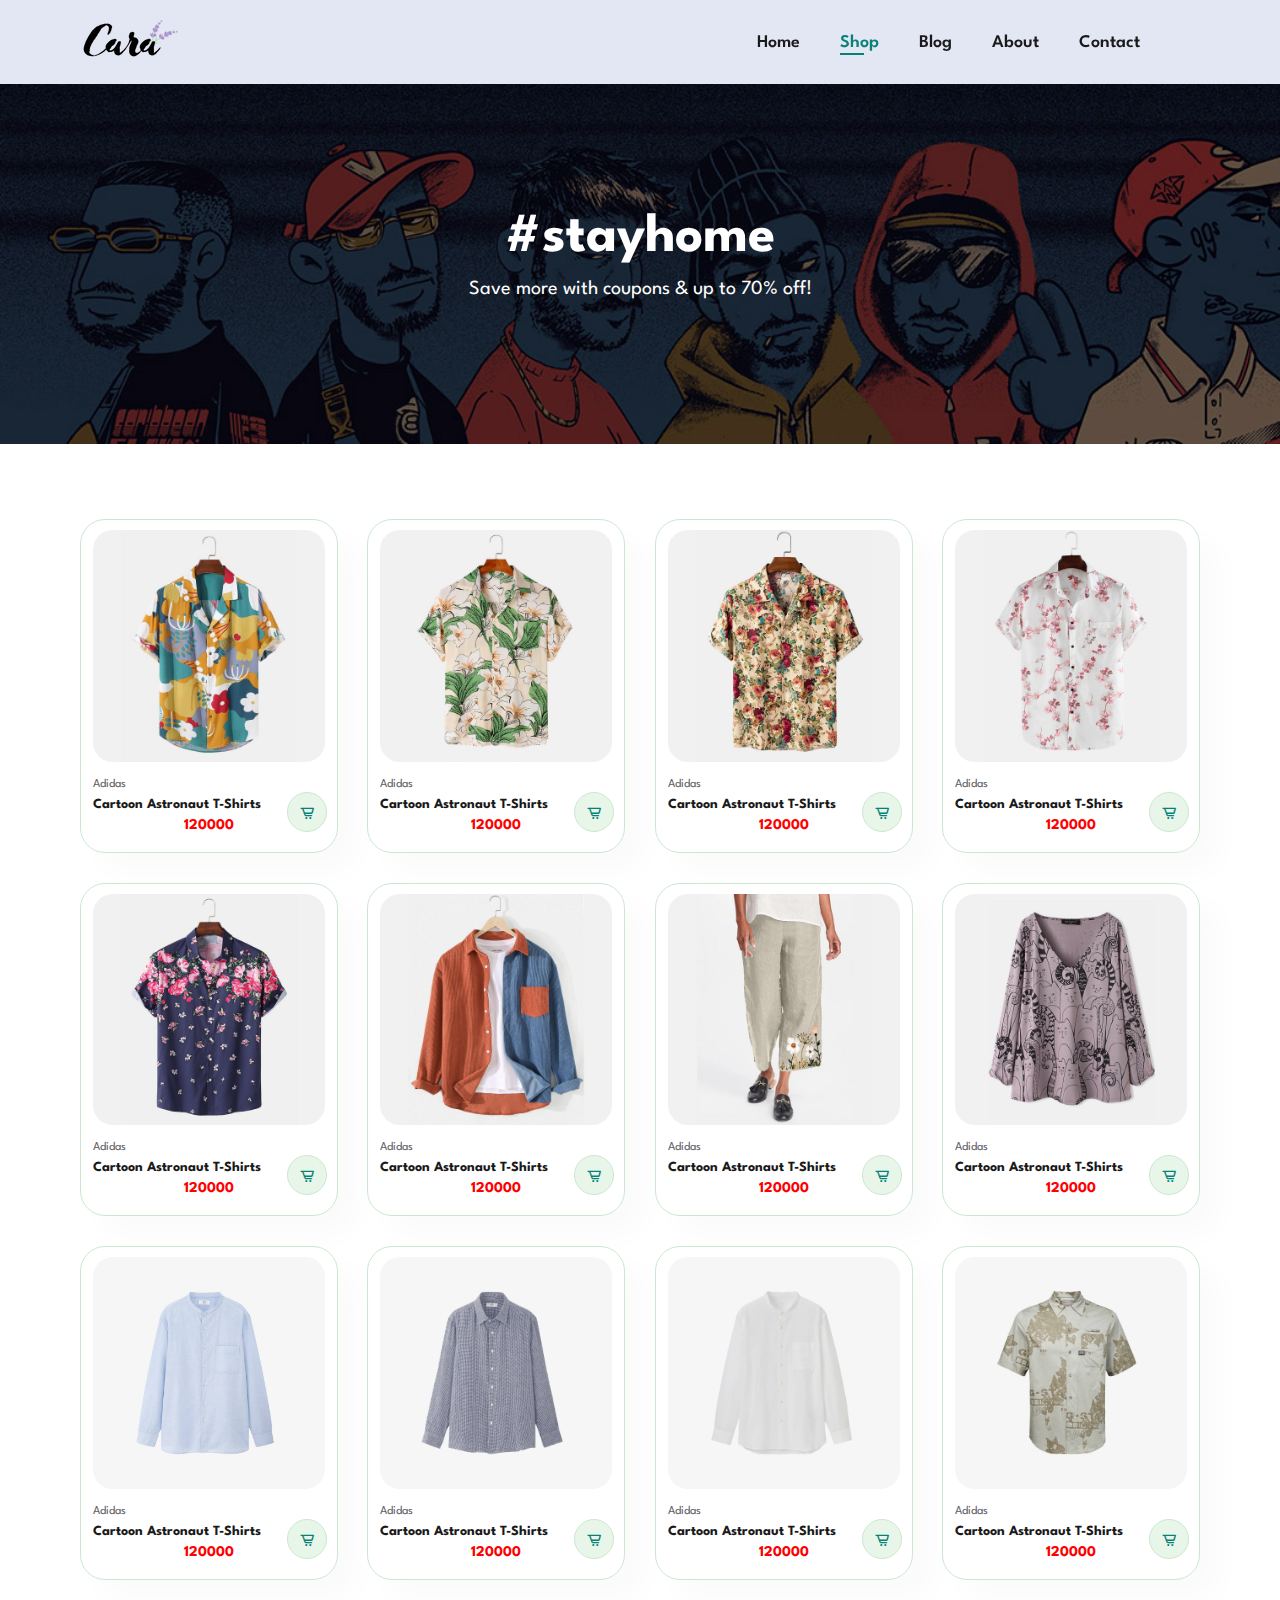
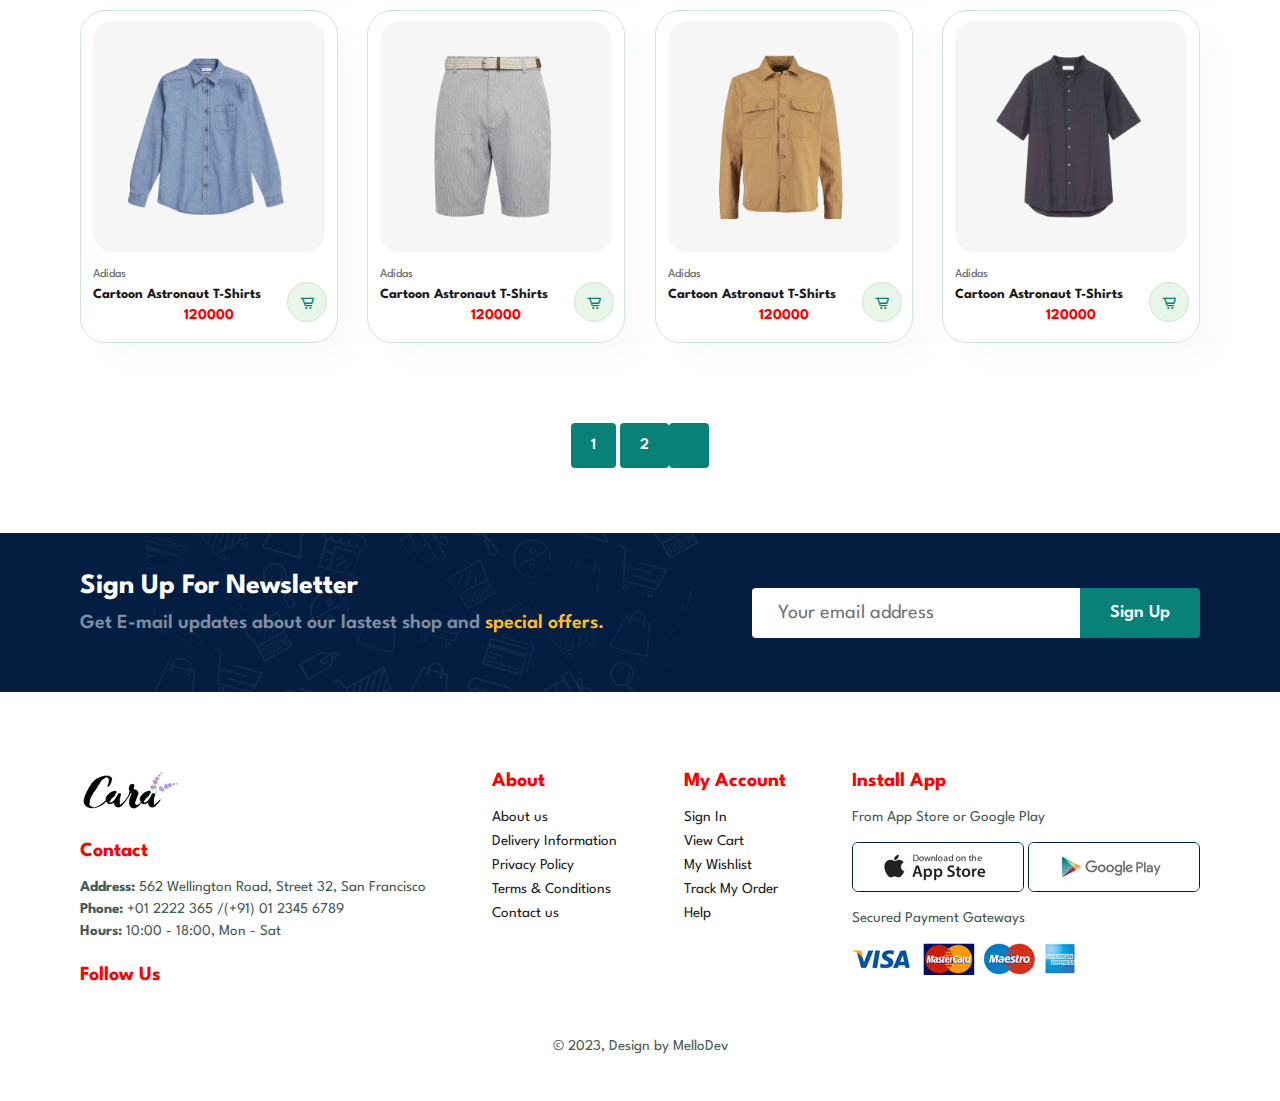
<file: shop.html>
<!DOCTYPE html>
<html lang="en">
<head>
    <meta charset="UTF-8">
    <meta http-equiv="X-UA-Compatible" content="IE=edge">
    <meta name="viewport" content="width=device-width, initial-scale=1.0">

    <link rel="stylesheet" href="css/shop.css">

    <!-- GG fonts -->
    <link rel="preconnect" href="https://fonts.googleapis.com">
    <link rel="preconnect" href="https://fonts.gstatic.com" crossorigin>
    <link href="https://fonts.googleapis.com/css2?family=League+Spartan:wght@100;200;300;400;500;600;700;800;900&display=swap" rel="stylesheet">

    <!-- Font Awesome -->
    <link rel="stylesheet" href="https://cdnjs.cloudflare.com/ajax/libs/font-awesome/6.4.0/css/all.min.css" integrity="sha512-iecdLmaskl7CVkqkXNQ/ZH/XLlvWZOJyj7Yy7tcenmpD1ypASozpmT/E0iPtmFIB46ZmdtAc9eNBvH0H/ZpiBw==" crossorigin="anonymous" referrerpolicy="no-referrer" />

    <link rel="stylesheet" href="https://unpkg.com/boxicons@latest/css/boxicons.min.css">


    <link rel="icon" href="img/brand.png">

    <title>Shop</title>
</head>
<body>
    
    <section id="header">
        <a href="#">
            <img src="img/logo.png" class="logo" alt="">
        </a>
        <div>
            <ul id="navbar">
                <li><a href="index.html">Home</a></li>
                <li><a class="active" href="shop.html">Shop</a></li>
                <li><a href="blog.html">Blog</a></li>
                <li><a href="about.html">About</a></li>
                <li><a href="contact.html">Contact</a></li>
                <li><a href="shopping_cart.html"><i class="fa-solid fa-cart-shopping"></i></a></li>
            </ul>
        </div>
    </section>

    <section id="page_header">
        <h2>#stayhome</h2>
        <p>Save more with coupons & up to 70% off!</p>
    </section>


    <section id="product1" class="section-p1">
        
        <div class="pro_container">
            <div class="pro" onclick="window.location.href = '/product_details.html';">
                <img src="img/products/f1.jpg" alt="">
                <div class="des">
                    <span>Adidas</span>
                    <h5>Cartoon Astronaut T-Shirts</h5>
                    <div class="star">
                        <i class="fa-solid fa-star"></i>
                        <i class="fa-solid fa-star"></i>
                        <i class="fa-solid fa-star"></i>
                        <i class="fa-solid fa-star"></i>
                        <i class="fa-regular fa-star-half-stroke"></i>
                    </div>
                    <h4>120000</h4>
                </div>
                <a href=""><i class='bx bx-cart-alt cart'></i></a>
            </div>

            <div class="pro">
                <img src="img/products/f2.jpg" alt="">
                <div class="des">
                    <span>Adidas</span>
                    <h5>Cartoon Astronaut T-Shirts</h5>
                    <div class="star">
                        <i class="fa-solid fa-star"></i>
                        <i class="fa-solid fa-star"></i>
                        <i class="fa-solid fa-star"></i>
                        <i class="fa-solid fa-star"></i>
                        <i class="fa-regular fa-star-half-stroke"></i>
                    </div>
                    <h4>120000</h4>
                </div>
                <a href=""><i class='bx bx-cart-alt cart'></i></a>
            </div>

            <div class="pro">
                <img src="img/products/f3.jpg" alt="">
                <div class="des">
                    <span>Adidas</span>
                    <h5>Cartoon Astronaut T-Shirts</h5>
                    <div class="star">
                        <i class="fa-solid fa-star"></i>
                        <i class="fa-solid fa-star"></i>
                        <i class="fa-solid fa-star"></i>
                        <i class="fa-solid fa-star"></i>
                        <i class="fa-regular fa-star-half-stroke"></i>
                    </div>
                    <h4>120000</h4>
                </div>
                <a href=""><i class='bx bx-cart-alt cart'></i></a>
            </div>

            <div class="pro">
                <img src="img/products/f4.jpg" alt="">
                <div class="des">
                    <span>Adidas</span>
                    <h5>Cartoon Astronaut T-Shirts</h5>
                    <div class="star">
                        <i class="fa-solid fa-star"></i>
                        <i class="fa-solid fa-star"></i>
                        <i class="fa-solid fa-star"></i>
                        <i class="fa-solid fa-star"></i>
                        <i class="fa-regular fa-star-half-stroke"></i>
                    </div>
                    <h4>120000</h4>
                </div>
                <a href=""><i class='bx bx-cart-alt cart'></i></a>
            </div>

            <div class="pro">
                <img src="img/products/f5.jpg" alt="">
                <div class="des">
                    <span>Adidas</span>
                    <h5>Cartoon Astronaut T-Shirts</h5>
                    <div class="star">
                        <i class="fa-solid fa-star"></i>
                        <i class="fa-solid fa-star"></i>
                        <i class="fa-solid fa-star"></i>
                        <i class="fa-solid fa-star"></i>
                        <i class="fa-regular fa-star-half-stroke"></i>
                    </div>
                    <h4>120000</h4>
                </div>
                <a href=""><i class='bx bx-cart-alt cart'></i></a>
            </div>

            <div class="pro">
                <img src="img/products/f6.jpg" alt="">
                <div class="des">
                    <span>Adidas</span>
                    <h5>Cartoon Astronaut T-Shirts</h5>
                    <div class="star">
                        <i class="fa-solid fa-star"></i>
                        <i class="fa-solid fa-star"></i>
                        <i class="fa-solid fa-star"></i>
                        <i class="fa-solid fa-star"></i>
                        <i class="fa-regular fa-star-half-stroke"></i>
                    </div>
                    <h4>120000</h4>
                </div>
                <a href=""><i class='bx bx-cart-alt cart'></i></a>
            </div>

            <div class="pro">
                <img src="img/products/f7.jpg" alt="">
                <div class="des">
                    <span>Adidas</span>
                    <h5>Cartoon Astronaut T-Shirts</h5>
                    <div class="star">
                        <i class="fa-solid fa-star"></i>
                        <i class="fa-solid fa-star"></i>
                        <i class="fa-solid fa-star"></i>
                        <i class="fa-solid fa-star"></i>
                        <i class="fa-regular fa-star-half-stroke"></i>
                    </div>
                    <h4>120000</h4>
                </div>
                <a href=""><i class='bx bx-cart-alt cart'></i></a>
            </div>

            <div class="pro">
                <img src="img/products/f8.jpg" alt="">
                <div class="des">
                    <span>Adidas</span>
                    <h5>Cartoon Astronaut T-Shirts</h5>
                    <div class="star">
                        <i class="fa-solid fa-star"></i>
                        <i class="fa-solid fa-star"></i>
                        <i class="fa-solid fa-star"></i>
                        <i class="fa-solid fa-star"></i>
                        <i class="fa-regular fa-star-half-stroke"></i>
                    </div>
                    <h4>120000</h4>
                </div>
                <a href=""><i class='bx bx-cart-alt cart'></i></a>
            </div>

            <div class="pro">
                <img src="img/products/n1.jpg" alt="">
                <div class="des">
                    <span>Adidas</span>
                    <h5>Cartoon Astronaut T-Shirts</h5>
                    <div class="star">
                        <i class="fa-solid fa-star"></i>
                        <i class="fa-solid fa-star"></i>
                        <i class="fa-solid fa-star"></i>
                        <i class="fa-solid fa-star"></i>
                        <i class="fa-regular fa-star-half-stroke"></i>
                    </div>
                    <h4>120000</h4>
                </div>
                <a href=""><i class='bx bx-cart-alt cart'></i></a>
            </div>

            <div class="pro">
                <img src="img/products/n2.jpg" alt="">
                <div class="des">
                    <span>Adidas</span>
                    <h5>Cartoon Astronaut T-Shirts</h5>
                    <div class="star">
                        <i class="fa-solid fa-star"></i>
                        <i class="fa-solid fa-star"></i>
                        <i class="fa-solid fa-star"></i>
                        <i class="fa-solid fa-star"></i>
                        <i class="fa-regular fa-star-half-stroke"></i>
                    </div>
                    <h4>120000</h4>
                </div>
                <a href=""><i class='bx bx-cart-alt cart'></i></a>
            </div>

            <div class="pro">
                <img src="img/products/n3.jpg" alt="">
                <div class="des">
                    <span>Adidas</span>
                    <h5>Cartoon Astronaut T-Shirts</h5>
                    <div class="star">
                        <i class="fa-solid fa-star"></i>
                        <i class="fa-solid fa-star"></i>
                        <i class="fa-solid fa-star"></i>
                        <i class="fa-solid fa-star"></i>
                        <i class="fa-regular fa-star-half-stroke"></i>
                    </div>
                    <h4>120000</h4>
                </div>
                <a href=""><i class='bx bx-cart-alt cart'></i></a>
            </div>

            <div class="pro">
                <img src="img/products/n4.jpg" alt="">
                <div class="des">
                    <span>Adidas</span>
                    <h5>Cartoon Astronaut T-Shirts</h5>
                    <div class="star">
                        <i class="fa-solid fa-star"></i>
                        <i class="fa-solid fa-star"></i>
                        <i class="fa-solid fa-star"></i>
                        <i class="fa-solid fa-star"></i>
                        <i class="fa-regular fa-star-half-stroke"></i>
                    </div>
                    <h4>120000</h4>
                </div>
                <a href=""><i class='bx bx-cart-alt cart'></i></a>
            </div>

            <div class="pro">
                <img src="img/products/n5.jpg" alt="">
                <div class="des">
                    <span>Adidas</span>
                    <h5>Cartoon Astronaut T-Shirts</h5>
                    <div class="star">
                        <i class="fa-solid fa-star"></i>
                        <i class="fa-solid fa-star"></i>
                        <i class="fa-solid fa-star"></i>
                        <i class="fa-solid fa-star"></i>
                        <i class="fa-regular fa-star-half-stroke"></i>
                    </div>
                    <h4>120000</h4>
                </div>
                <a href=""><i class='bx bx-cart-alt cart'></i></a>
            </div>

            <div class="pro">
                <img src="img/products/n6.jpg" alt="">
                <div class="des">
                    <span>Adidas</span>
                    <h5>Cartoon Astronaut T-Shirts</h5>
                    <div class="star">
                        <i class="fa-solid fa-star"></i>
                        <i class="fa-solid fa-star"></i>
                        <i class="fa-solid fa-star"></i>
                        <i class="fa-solid fa-star"></i>
                        <i class="fa-regular fa-star-half-stroke"></i>
                    </div>
                    <h4>120000</h4>
                </div>
                <a href=""><i class='bx bx-cart-alt cart'></i></a>
            </div>

            <div class="pro">
                <img src="img/products/n7.jpg" alt="">
                <div class="des">
                    <span>Adidas</span>
                    <h5>Cartoon Astronaut T-Shirts</h5>
                    <div class="star">
                        <i class="fa-solid fa-star"></i>
                        <i class="fa-solid fa-star"></i>
                        <i class="fa-solid fa-star"></i>
                        <i class="fa-solid fa-star"></i>
                        <i class="fa-regular fa-star-half-stroke"></i>
                    </div>
                    <h4>120000</h4>
                </div>
                <a href=""><i class='bx bx-cart-alt cart'></i></a>
            </div>

            <div class="pro">
                <img src="img/products/n8.jpg" alt="">
                <div class="des">
                    <span>Adidas</span>
                    <h5>Cartoon Astronaut T-Shirts</h5>
                    <div class="star">
                        <i class="fa-solid fa-star"></i>
                        <i class="fa-solid fa-star"></i>
                        <i class="fa-solid fa-star"></i>
                        <i class="fa-solid fa-star"></i>
                        <i class="fa-regular fa-star-half-stroke"></i>
                    </div>
                    <h4>120000</h4>
                </div>
                <a href=""><i class='bx bx-cart-alt cart'></i></a>
            </div>

        </div>
    </section>

    <section id="pagination" class="section-p1">
        <a href="#">1</a>
        <a href="#">2</a>
        <a href="#"><i class="fa-solid fa-arrow-right"></i></a>
    </section>

    <section id="newsletter" class="section-p1 section-m1">
        <div class="newstext">
            <h4>Sign Up For Newsletter</h4>
            <p>Get E-mail updates about our lastest shop and <span>special offers.</span></p>
        </div>
        <div class="form">
            <input type="email" name="" id="" placeholder="Your email address">
            <button class="normal">Sign Up</button>
        </div>
    </section>

    <footer class="section-p1">
        <div class="col">
            <img class="logo" src="img/logo.png" alt="">
            <h4>Contact</h4>
            <p><strong>Address: </strong>562 Wellington Road, Street 32, San Francisco</p>
            <p><strong>Phone: </strong>+01 2222 365 /(+91) 01 2345 6789</p>
            <p><strong>Hours: </strong>10:00 - 18:00, Mon - Sat</p>
            <div class="follow">
                <h4>Follow Us</h4>
                <div class="icon">
                    <i class="fa-brands fa-facebook-f"></i>
                    <i class="fa-brands fa-twitter"></i>
                    <i class="fa-brands fa-instagram"></i>
                    <i class="fa-brands fa-youtube"></i>
                </div>
            </div>
        </div>

        <div class="col">
            <h4>About</h4>
            <a href="#">About us</a>
            <a href="#">Delivery Information</a>
            <a href="#">Privacy Policy</a>
            <a href="#">Terms & Conditions</a>
            <a href="#">Contact us</a>
        </div>

        <div class="col">
            <h4>My Account</h4>
            <a href="#">Sign In</a>
            <a href="#">View Cart</a>
            <a href="#">My Wishlist</a>
            <a href="#">Track My Order</a>
            <a href="#">Help</a>
        </div>

        <div class="col install">
            <h4>Install App</h4>
            <p>From App Store or Google Play</p>
            <div class="row">
                <img src="img/pay/app.jpg" alt="">
                <img src="img/pay/play.jpg" alt="">
            </div>
            <p>Secured Payment Gateways</p>
            <img src="img/pay/pay.png" alt="">
        </div>

        <div class="copy-right">
            <p>© 2023, Design by MelloDev</p>
        </div>
    </footer>

    <script src="src/index.js"></script>
</body>
</html>
</file>
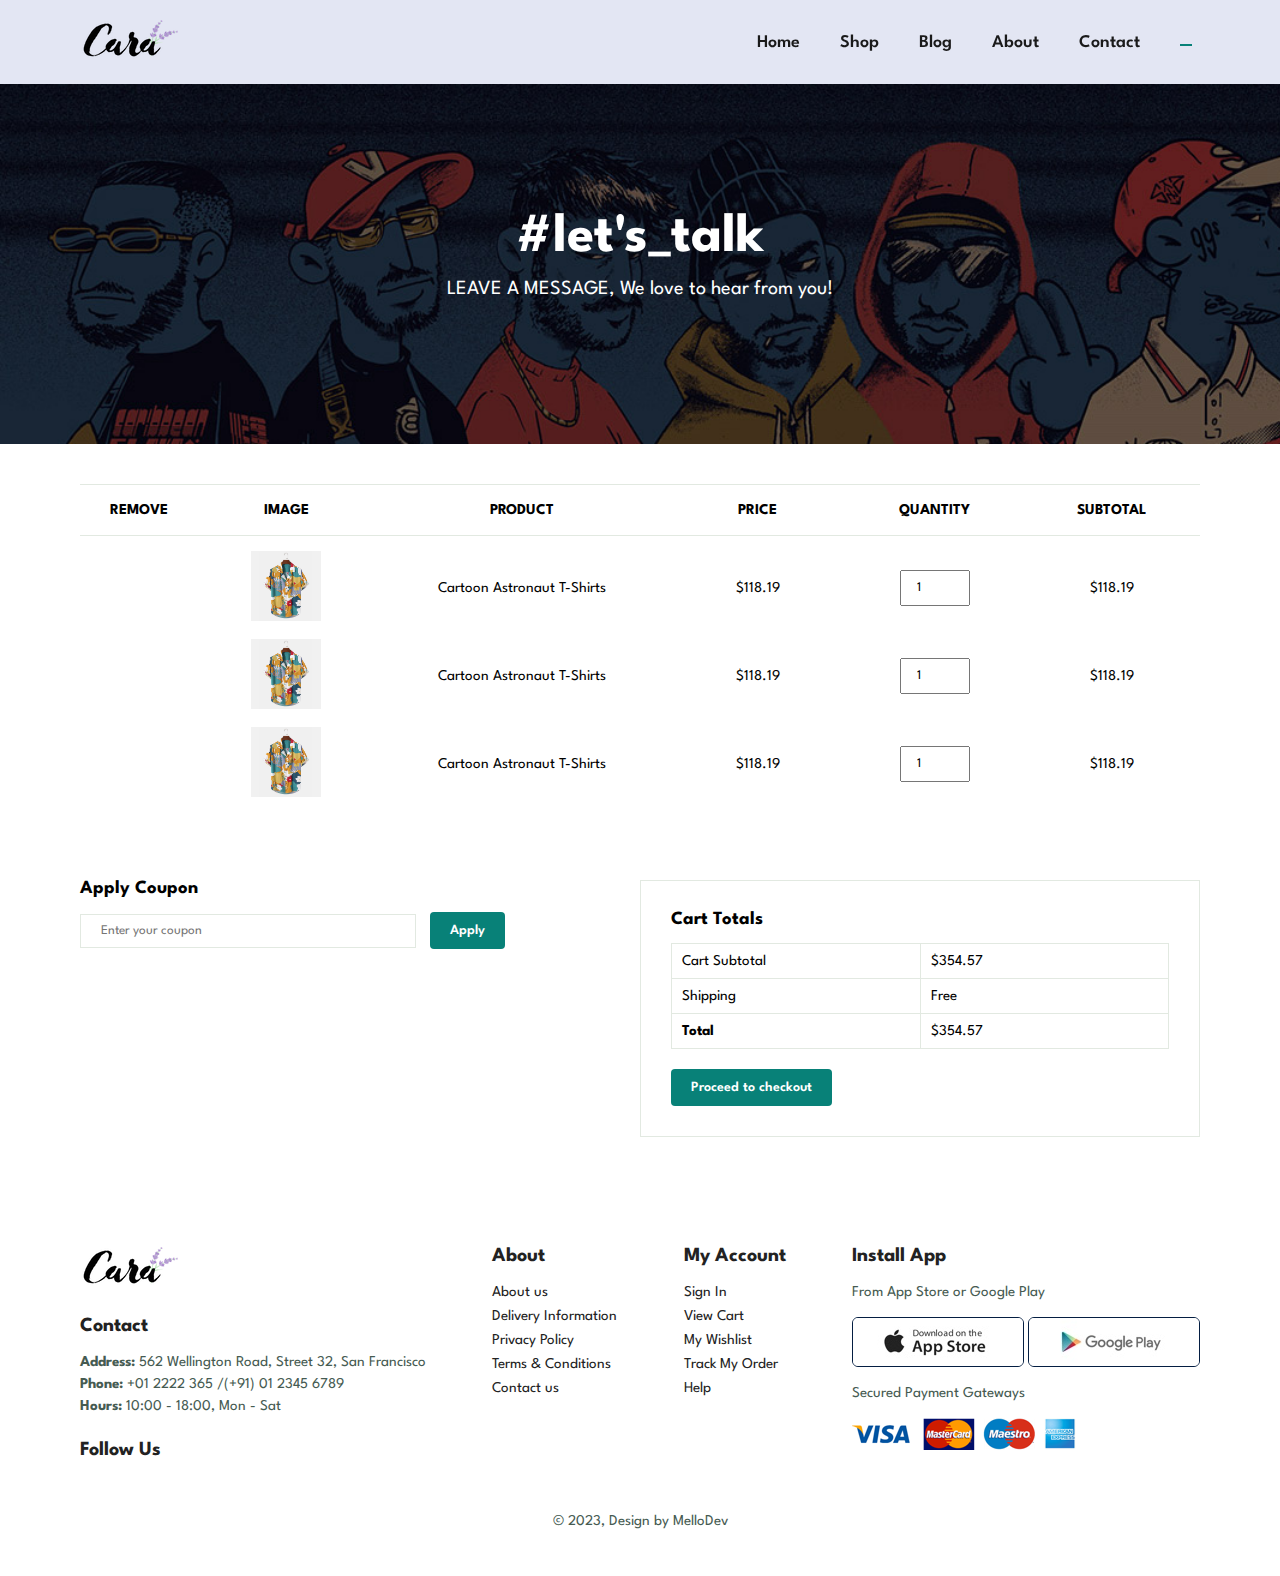
<file: shopping_cart.html>
<!DOCTYPE html>
<html lang="en">
<head>
    <meta charset="UTF-8">
    <meta http-equiv="X-UA-Compatible" content="IE=edge">
    <meta name="viewport" content="width=device-width, initial-scale=1.0">

    <link rel="stylesheet" href="css/shopping_cart.css">

    <!-- GG fonts -->
    <link rel="preconnect" href="https://fonts.googleapis.com">
    <link rel="preconnect" href="https://fonts.gstatic.com" crossorigin>
    <link href="https://fonts.googleapis.com/css2?family=League+Spartan:wght@100;200;300;400;500;600;700;800;900&display=swap" rel="stylesheet">

    <!-- Font Awesome -->
    <link rel="stylesheet" href="https://cdnjs.cloudflare.com/ajax/libs/font-awesome/6.4.0/css/all.min.css" integrity="sha512-iecdLmaskl7CVkqkXNQ/ZH/XLlvWZOJyj7Yy7tcenmpD1ypASozpmT/E0iPtmFIB46ZmdtAc9eNBvH0H/ZpiBw==" crossorigin="anonymous" referrerpolicy="no-referrer" />

    <link rel="stylesheet" href="https://unpkg.com/boxicons@latest/css/boxicons.min.css">

    <link rel="icon" href="img/brand.png">

    <title>Shopping Cart</title>
</head>
<body>
    
    <section id="header">
        <a href="#">
            <img src="img/logo.png" class="logo" alt="">
        </a>
        <div>
            <ul id="navbar">
                <li><a href="index.html">Home</a></li>
                <li><a href="shop.html">Shop</a></li>
                <li><a href="blog.html">Blog</a></li>
                <li><a href="about.html">About</a></li>
                <li><a href="contact.html">Contact</a></li>
                <li id="lg_bag"><a class="active" href="shopping_cart.html"><i class="fa-solid fa-cart-shopping"></i></a></li>
            </ul>
        </div>
    </section>

    <section id="page_header" class="about_header">
        <h2>#let's_talk</h2>
        <p>LEAVE A MESSAGE, We love to hear from you!</p>
    </section>

    <section id="cart" class="section-p1">
        <table>
            <thead>
                <tr>
                    <td>Remove</td>
                    <td>Image</td>
                    <td>Product</td>
                    <td>Price</td>
                    <td>Quantity</td>
                    <td>Subtotal</td>
                </tr>
            </thead>
            <tbody>
                <tr>
                    <td><a href="#"><i class="fa-solid fa-circle-xmark"></i></a></td>
                    <td><img src="img/products/f1.jpg" alt=""></td>
                    <td>Cartoon Astronaut T-Shirts</td>
                    <td>$118.19</td>
                    <td><input type="number" name="" id="" value="1"></td>
                    <td>$118.19</td>
                </tr>

                <tr>
                    <td><a href="#"><i class="fa-solid fa-circle-xmark"></i></a></td>
                    <td><img src="img/products/f1.jpg" alt=""></td>
                    <td>Cartoon Astronaut T-Shirts</td>
                    <td>$118.19</td>
                    <td><input type="number" name="" id="" value="1"></td>
                    <td>$118.19</td>
                </tr>

                <tr>
                    <td><a href="#"><i class="fa-solid fa-circle-xmark"></i></a></td>
                    <td><img src="img/products/f1.jpg" alt=""></td>
                    <td>Cartoon Astronaut T-Shirts</td>
                    <td>$118.19</td>
                    <td><input type="number" name="" id="" value="1"></td>
                    <td>$118.19</td>
                </tr>
            </tbody>
        </table>
    </section>

    <section id="cart_add" class="section-p1">
        <div id="coupon">
            <h3>Apply Coupon</h3>
            <div>
                <input type="text" placeholder="Enter your coupon">
                <button class="normal">Apply</button>
            </div>
        </div>

        <div id="subtotal">
            <h3>Cart Totals</h3>
            <table>
                <tr>
                    <td>Cart Subtotal</td>
                    <td>$ 335</td>
                </tr>
                <tr>
                    <td>Shipping</td>
                    <td>Free</td>
                </tr>
                <tr>
                    <td><strong>Total</strong></td>
                    <td><strong>$ 335</strong></td>
                </tr>
            </table>
            <button class="normal">Proceed to checkout</button>
        </div>
    </section>

    <footer class="section-p1">
        <div class="col">
            <img class="logo" src="img/logo.png" alt="">
            <h4>Contact</h4>
            <p><strong>Address: </strong>562 Wellington Road, Street 32, San Francisco</p>
            <p><strong>Phone: </strong>+01 2222 365 /(+91) 01 2345 6789</p>
            <p><strong>Hours: </strong>10:00 - 18:00, Mon - Sat</p>
            <div class="follow">
                <h4>Follow Us</h4>
                <div class="icon">
                    <i class="fa-brands fa-facebook-f"></i>
                    <i class="fa-brands fa-twitter"></i>
                    <i class="fa-brands fa-instagram"></i>
                    <i class="fa-brands fa-youtube"></i>
                </div>
            </div>
        </div>

        <div class="col">
            <h4>About</h4>
            <a href="#">About us</a>
            <a href="#">Delivery Information</a>
            <a href="#">Privacy Policy</a>
            <a href="#">Terms & Conditions</a>
            <a href="#">Contact us</a>
        </div>

        <div class="col">
            <h4>My Account</h4>
            <a href="#">Sign In</a>
            <a href="#">View Cart</a>
            <a href="#">My Wishlist</a>
            <a href="#">Track My Order</a>
            <a href="#">Help</a>
        </div>

        <div class="col install">
            <h4>Install App</h4>
            <p>From App Store or Google Play</p>
            <div class="row">
                <img src="img/pay/app.jpg" alt="">
                <img src="img/pay/play.jpg" alt="">
            </div>
            <p>Secured Payment Gateways</p>
            <img src="img/pay/pay.png" alt="">
        </div>

        <div class="copy-right">
            <p>© 2023, Design by MelloDev</p>
        </div>
    </footer>

    <script src="src/shopping_cart.js"></script>
</body>
</html>
</file>
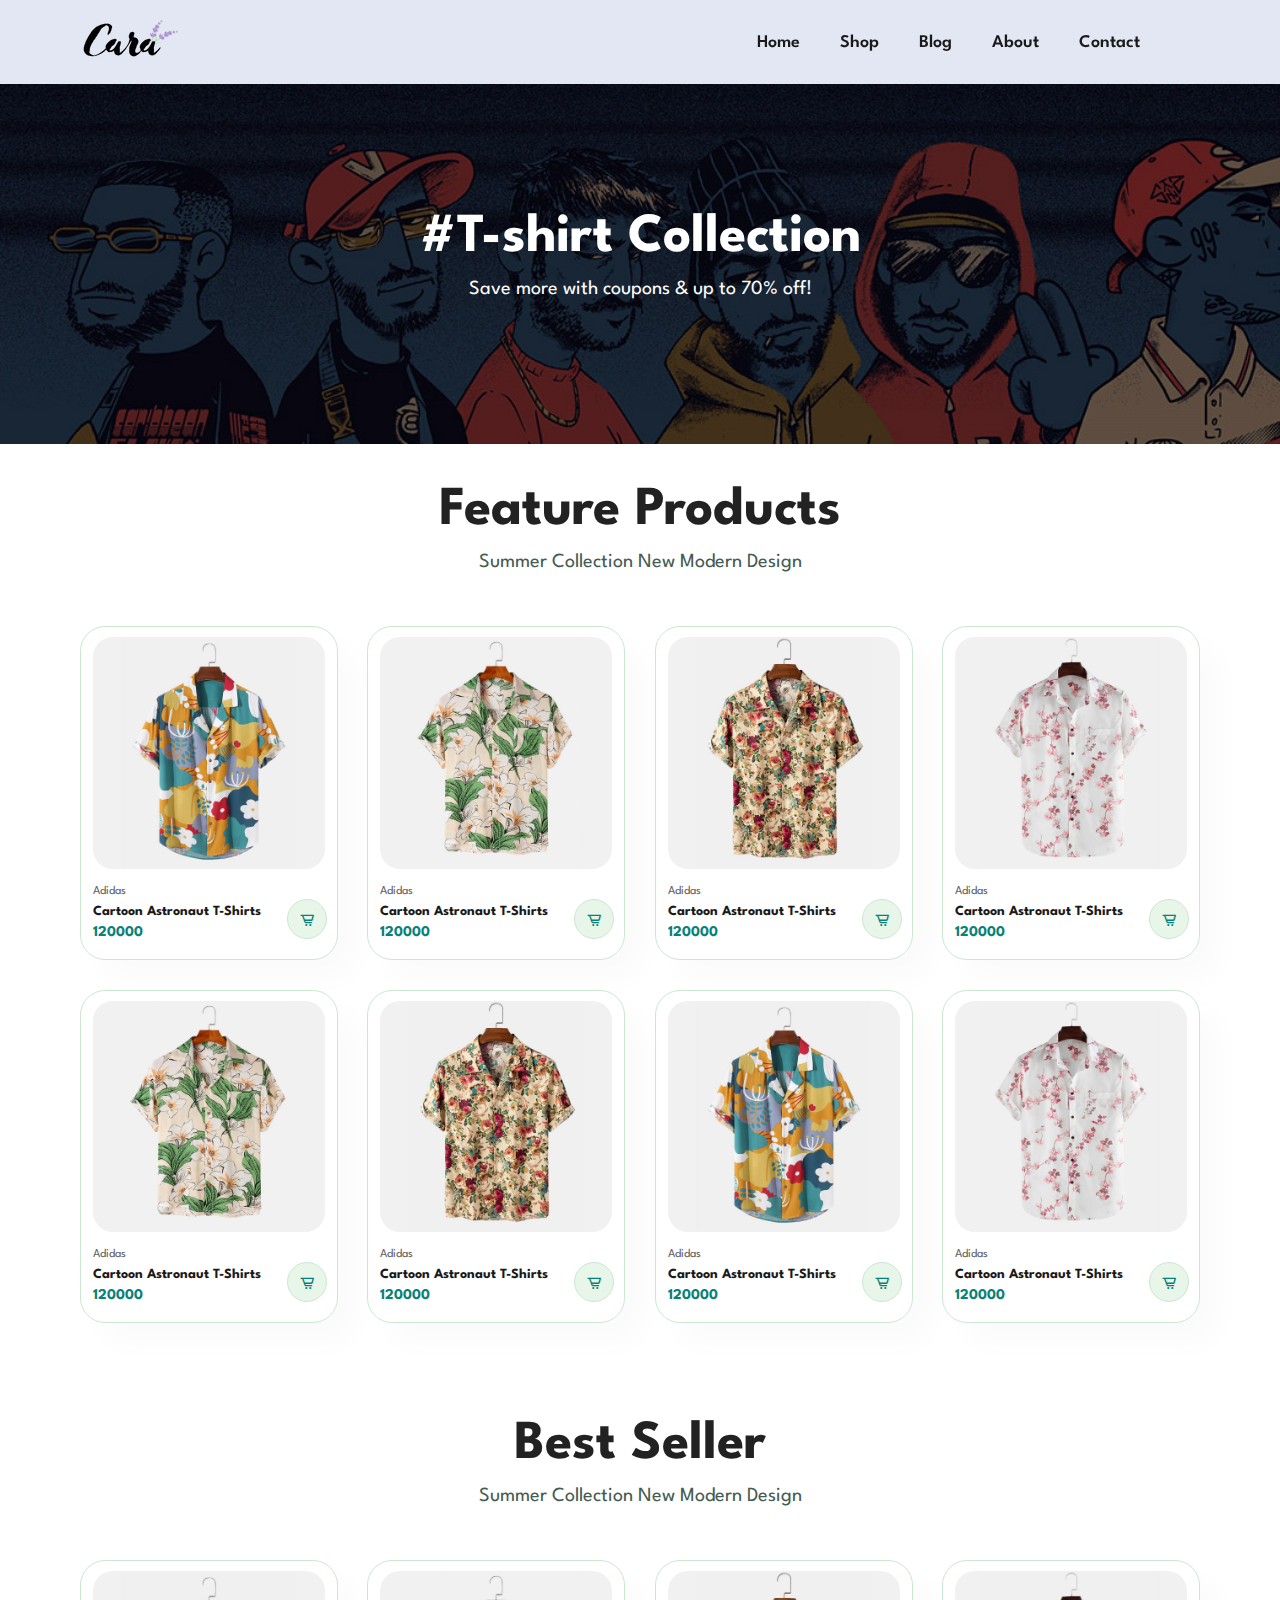
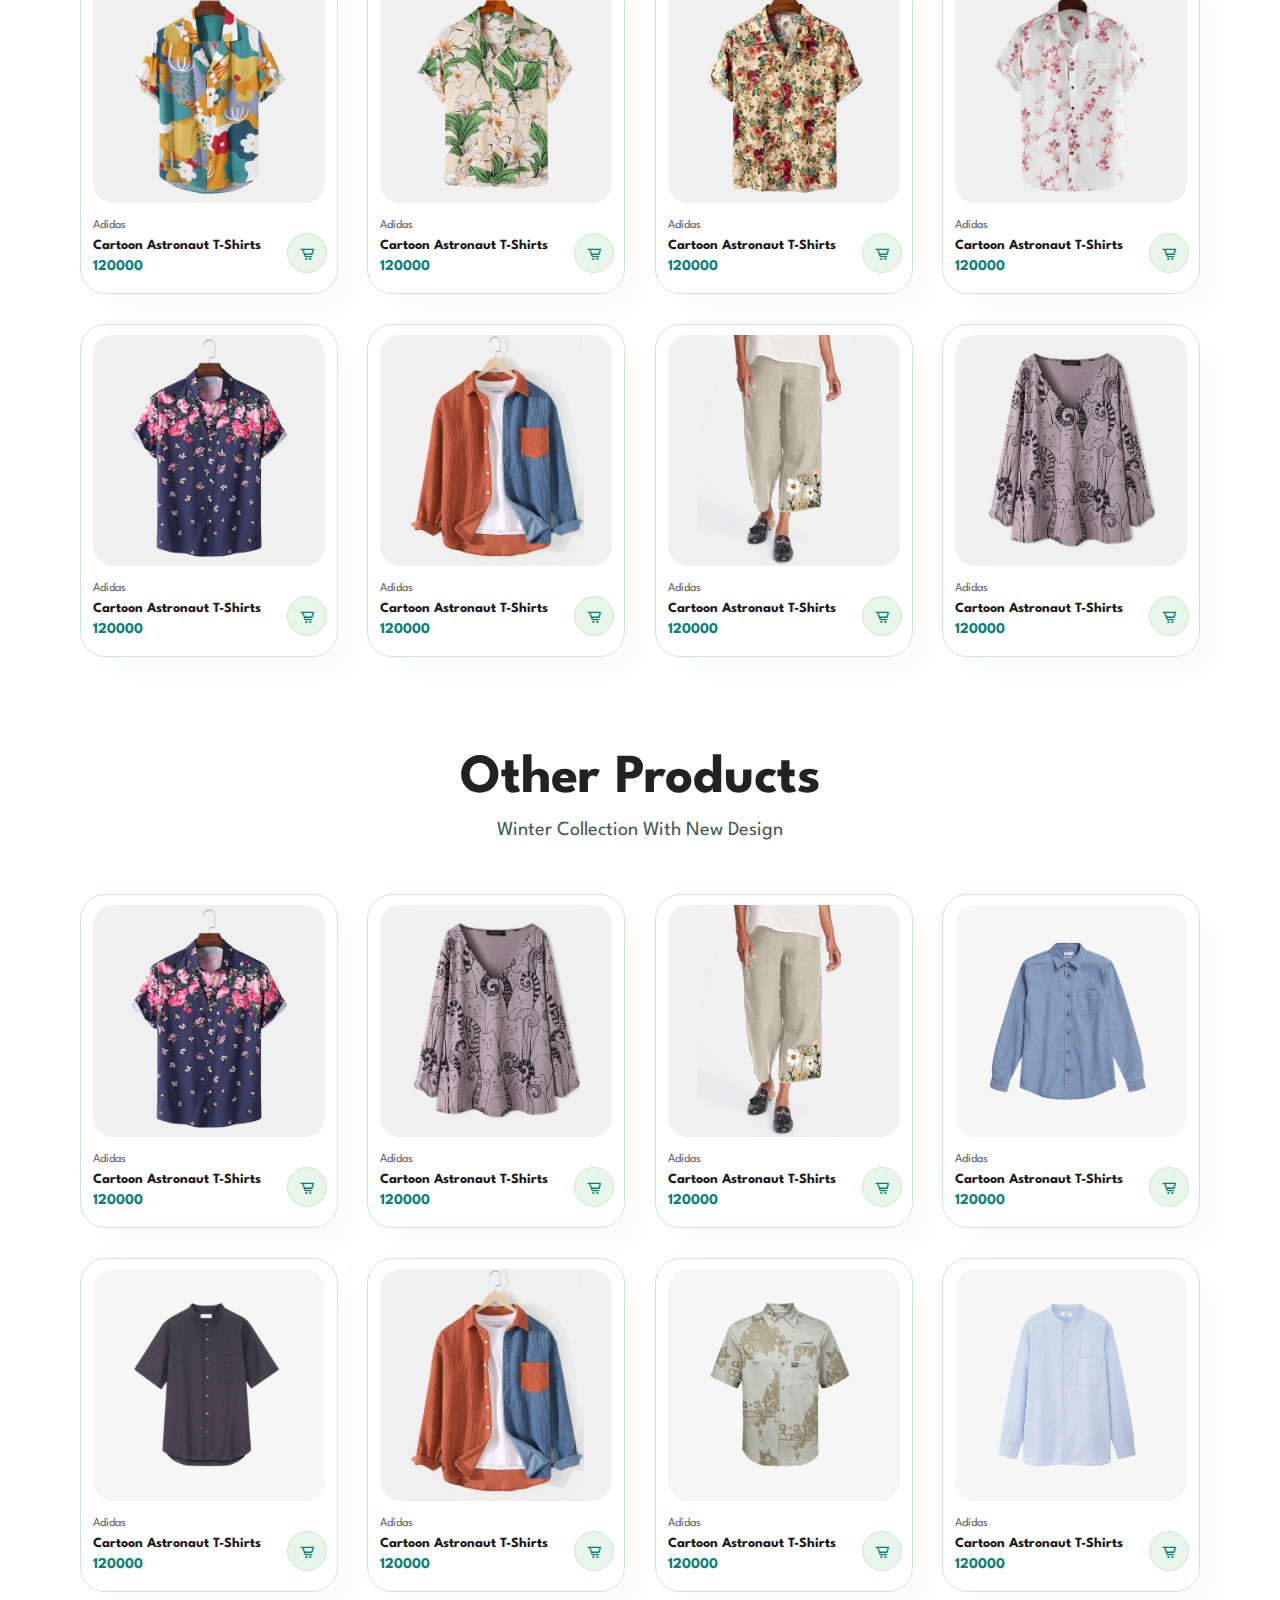
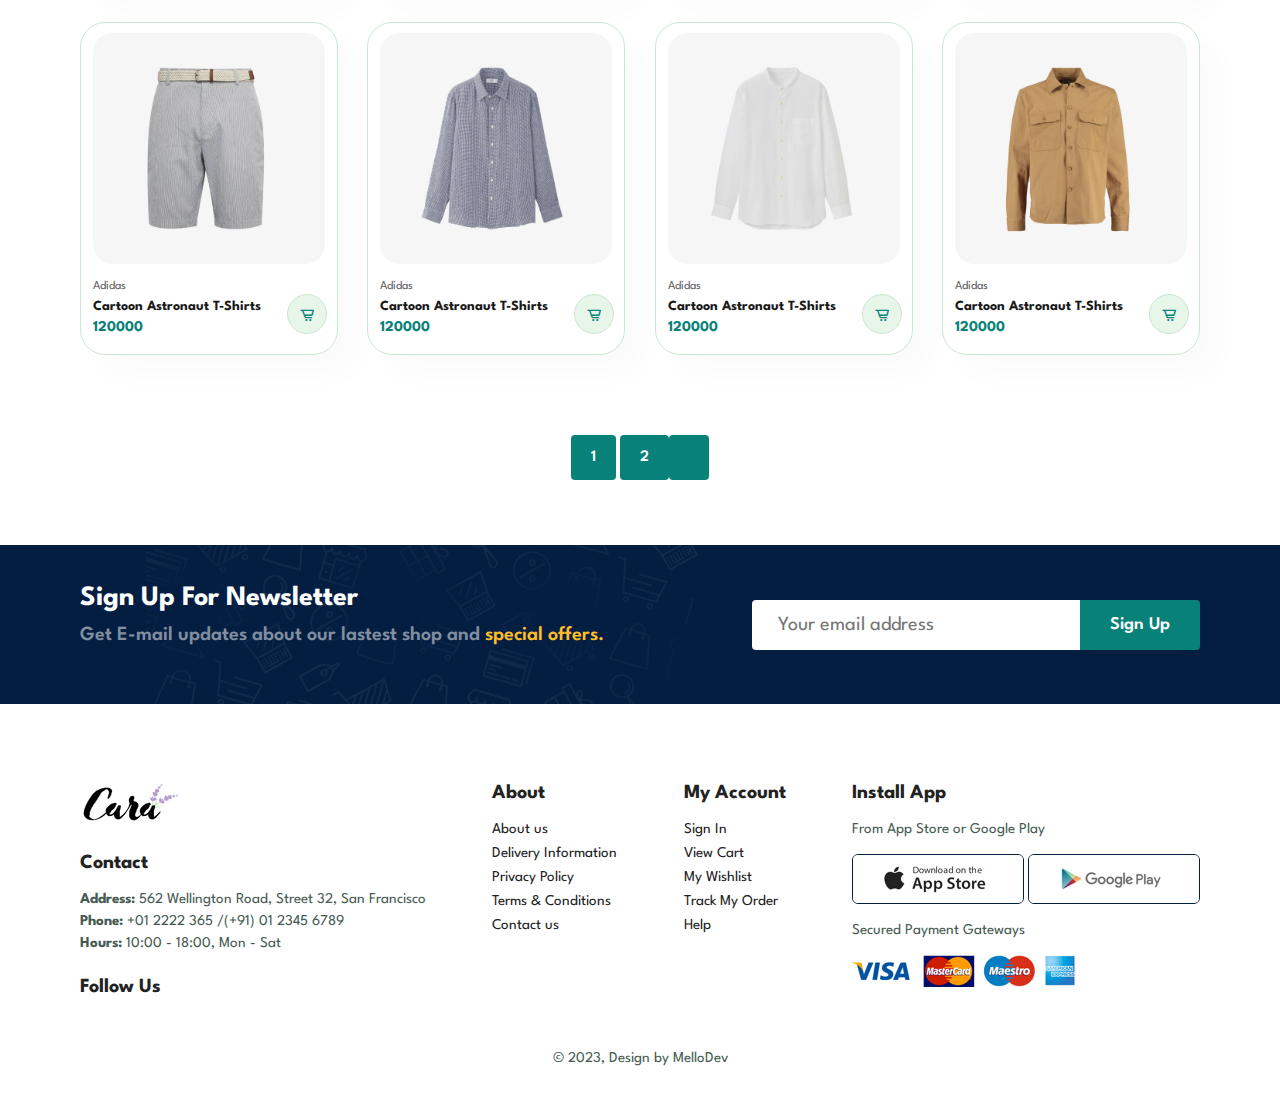
<file: t-shirt.html>
<!DOCTYPE html>
<html lang="en">
<head>
    <meta charset="UTF-8">
    <meta http-equiv="X-UA-Compatible" content="IE=edge">
    <meta name="viewport" content="width=device-width, initial-scale=1.0">

    <link rel="stylesheet" href="css/t-shirt.css">

    <!-- GG fonts -->
    <link rel="preconnect" href="https://fonts.googleapis.com">
    <link rel="preconnect" href="https://fonts.gstatic.com" crossorigin>
    <link href="https://fonts.googleapis.com/css2?family=League+Spartan:wght@100;200;300;400;500;600;700;800;900&display=swap" rel="stylesheet">

    <!-- Font Awesome -->
    <link rel="stylesheet" href="https://cdnjs.cloudflare.com/ajax/libs/font-awesome/6.4.0/css/all.min.css" integrity="sha512-iecdLmaskl7CVkqkXNQ/ZH/XLlvWZOJyj7Yy7tcenmpD1ypASozpmT/E0iPtmFIB46ZmdtAc9eNBvH0H/ZpiBw==" crossorigin="anonymous" referrerpolicy="no-referrer" />

    <link rel="stylesheet" href="https://unpkg.com/boxicons@latest/css/boxicons.min.css">


    <link rel="icon" href="img/brand.png">

    <title>T-Shirts Categories</title>
    <title>Document</title>
</head>
<body>
    
    <section id="header">
        <a href="#">
            <img src="img/logo.png" class="logo" alt="">
        </a>
        <div>
            <ul id="navbar">
                <li><a href="index.html">Home</a></li>
                <li><a href="shop.html">Shop</a></li>
                <li><a href="blog.html">Blog</a></li>
                <li><a href="about.html">About</a></li>
                <li><a href="contact.html">Contact</a></li>
                <li><a href="shopping_cart.html"><i class="fa-solid fa-cart-shopping"></i></a></li>
            </ul>
        </div>
    </section>

    <section id="page_header">
        <h2>#T-shirt Collection</h2>
        <p>Save more with coupons & up to 70% off!</p>
    </section>

    <section id="product1" class="section-p1">
        <h2>Feature Products</h2>
        <p>Summer Collection New Modern Design</p>
        <div class="pro_container">
            <div class="pro" onclick="window.location.href = '/product_details.html';">
                <img src="img/products/f1.jpg" alt="">
                <div class="des">
                    <span>Adidas</span>
                    <h5>Cartoon Astronaut T-Shirts</h5>
                    <div class="star">
                        <i class="fa-solid fa-star"></i>
                        <i class="fa-solid fa-star"></i>
                        <i class="fa-solid fa-star"></i>
                        <i class="fa-solid fa-star"></i>
                        <i class="fa-regular fa-star-half-stroke"></i>
                    </div>
                    <h4>120000</h4>
                </div>
                <a href=""><i class='bx bx-cart-alt cart'></i></a>
            </div>

            <div class="pro" onclick="window.location.href = '/product_details_2.html';">
                <img src="img/products/f2.jpg" alt="">
                <div class="des">
                    <span>Adidas</span>
                    <h5>Cartoon Astronaut T-Shirts</h5>
                    <div class="star">
                        <i class="fa-solid fa-star"></i>
                        <i class="fa-solid fa-star"></i>
                        <i class="fa-solid fa-star"></i>
                        <i class="fa-solid fa-star"></i>
                        <i class="fa-regular fa-star-half-stroke"></i>
                    </div>
                    <h4>120000</h4>
                </div>
                <a href=""><i class='bx bx-cart-alt cart'></i></a>
            </div>

            <div class="pro">
                <img src="img/products/f3.jpg" alt="">
                <div class="des">
                    <span>Adidas</span>
                    <h5>Cartoon Astronaut T-Shirts</h5>
                    <div class="star">
                        <i class="fa-solid fa-star"></i>
                        <i class="fa-solid fa-star"></i>
                        <i class="fa-solid fa-star"></i>
                        <i class="fa-solid fa-star"></i>
                        <i class="fa-regular fa-star-half-stroke"></i>
                    </div>
                    <h4>120000</h4>
                </div>
                <a href=""><i class='bx bx-cart-alt cart'></i></a>
            </div>

            <div class="pro">
                <img src="img/products/f4.jpg" alt="">
                <div class="des">
                    <span>Adidas</span>
                    <h5>Cartoon Astronaut T-Shirts</h5>
                    <div class="star">
                        <i class="fa-solid fa-star"></i>
                        <i class="fa-solid fa-star"></i>
                        <i class="fa-solid fa-star"></i>
                        <i class="fa-solid fa-star"></i>
                        <i class="fa-regular fa-star-half-stroke"></i>
                    </div>
                    <h4>120000</h4>
                </div>
                <a href=""><i class='bx bx-cart-alt cart'></i></a>
            </div>

            <div class="pro">
                <img src="img/products/f2.jpg" alt="">
                <div class="des">
                    <span>Adidas</span>
                    <h5>Cartoon Astronaut T-Shirts</h5>
                    <div class="star">
                        <i class="fa-solid fa-star"></i>
                        <i class="fa-solid fa-star"></i>
                        <i class="fa-solid fa-star"></i>
                        <i class="fa-solid fa-star"></i>
                        <i class="fa-regular fa-star-half-stroke"></i>
                    </div>
                    <h4>120000</h4>
                </div>
                <a href=""><i class='bx bx-cart-alt cart'></i></a>
            </div>

            <div class="pro">
                <img src="img/products/f3.jpg" alt="">
                <div class="des">
                    <span>Adidas</span>
                    <h5>Cartoon Astronaut T-Shirts</h5>
                    <div class="star">
                        <i class="fa-solid fa-star"></i>
                        <i class="fa-solid fa-star"></i>
                        <i class="fa-solid fa-star"></i>
                        <i class="fa-solid fa-star"></i>
                        <i class="fa-regular fa-star-half-stroke"></i>
                    </div>
                    <h4>120000</h4>
                </div>
                <a href=""><i class='bx bx-cart-alt cart'></i></a>
            </div>

            <div class="pro">
                <img src="img/products/f1.jpg" alt="">
                <div class="des">
                    <span>Adidas</span>
                    <h5>Cartoon Astronaut T-Shirts</h5>
                    <div class="star">
                        <i class="fa-solid fa-star"></i>
                        <i class="fa-solid fa-star"></i>
                        <i class="fa-solid fa-star"></i>
                        <i class="fa-solid fa-star"></i>
                        <i class="fa-regular fa-star-half-stroke"></i>
                    </div>
                    <h4>120000</h4>
                </div>
                <a href=""><i class='bx bx-cart-alt cart'></i></a>
            </div>

            <div class="pro">
                <img src="img/products/f4.jpg" alt="">
                <div class="des">
                    <span>Adidas</span>
                    <h5>Cartoon Astronaut T-Shirts</h5>
                    <div class="star">
                        <i class="fa-solid fa-star"></i>
                        <i class="fa-solid fa-star"></i>
                        <i class="fa-solid fa-star"></i>
                        <i class="fa-solid fa-star"></i>
                        <i class="fa-regular fa-star-half-stroke"></i>
                    </div>
                    <h4>120000</h4>
                </div>
                <a href=""><i class='bx bx-cart-alt cart'></i></a>
            </div>

        </div>
    </section>

    <section id="product1" class="section-p1">
        <h2>Best Seller</h2>
        <p>Summer Collection New Modern Design</p>
        <div class="pro_container">
            <div class="pro">
                <img src="img/products/f1.jpg" alt="">
                <div class="des">
                    <span>Adidas</span>
                    <h5>Cartoon Astronaut T-Shirts</h5>
                    <div class="star">
                        <i class="fa-solid fa-star"></i>
                        <i class="fa-solid fa-star"></i>
                        <i class="fa-solid fa-star"></i>
                        <i class="fa-solid fa-star"></i>
                        <i class="fa-regular fa-star-half-stroke"></i>
                    </div>
                    <h4>120000</h4>
                </div>
                <a href=""><i class='bx bx-cart-alt cart'></i></a>
            </div>

            <div class="pro">
                <img src="img/products/f2.jpg" alt="">
                <div class="des">
                    <span>Adidas</span>
                    <h5>Cartoon Astronaut T-Shirts</h5>
                    <div class="star">
                        <i class="fa-solid fa-star"></i>
                        <i class="fa-solid fa-star"></i>
                        <i class="fa-solid fa-star"></i>
                        <i class="fa-solid fa-star"></i>
                        <i class="fa-regular fa-star-half-stroke"></i>
                    </div>
                    <h4>120000</h4>
                </div>
                <a href=""><i class='bx bx-cart-alt cart'></i></a>
            </div>

            <div class="pro">
                <img src="img/products/f3.jpg" alt="">
                <div class="des">
                    <span>Adidas</span>
                    <h5>Cartoon Astronaut T-Shirts</h5>
                    <div class="star">
                        <i class="fa-solid fa-star"></i>
                        <i class="fa-solid fa-star"></i>
                        <i class="fa-solid fa-star"></i>
                        <i class="fa-solid fa-star"></i>
                        <i class="fa-regular fa-star-half-stroke"></i>
                    </div>
                    <h4>120000</h4>
                </div>
                <a href=""><i class='bx bx-cart-alt cart'></i></a>
            </div>

            <div class="pro">
                <img src="img/products/f4.jpg" alt="">
                <div class="des">
                    <span>Adidas</span>
                    <h5>Cartoon Astronaut T-Shirts</h5>
                    <div class="star">
                        <i class="fa-solid fa-star"></i>
                        <i class="fa-solid fa-star"></i>
                        <i class="fa-solid fa-star"></i>
                        <i class="fa-solid fa-star"></i>
                        <i class="fa-regular fa-star-half-stroke"></i>
                    </div>
                    <h4>120000</h4>
                </div>
                <a href=""><i class='bx bx-cart-alt cart'></i></a>
            </div>

            <div class="pro">
                <img src="img/products/f5.jpg" alt="">
                <div class="des">
                    <span>Adidas</span>
                    <h5>Cartoon Astronaut T-Shirts</h5>
                    <div class="star">
                        <i class="fa-solid fa-star"></i>
                        <i class="fa-solid fa-star"></i>
                        <i class="fa-solid fa-star"></i>
                        <i class="fa-solid fa-star"></i>
                        <i class="fa-regular fa-star-half-stroke"></i>
                    </div>
                    <h4>120000</h4>
                </div>
                <a href=""><i class='bx bx-cart-alt cart'></i></a>
            </div>

            <div class="pro">
                <img src="img/products/f6.jpg" alt="">
                <div class="des">
                    <span>Adidas</span>
                    <h5>Cartoon Astronaut T-Shirts</h5>
                    <div class="star">
                        <i class="fa-solid fa-star"></i>
                        <i class="fa-solid fa-star"></i>
                        <i class="fa-solid fa-star"></i>
                        <i class="fa-solid fa-star"></i>
                        <i class="fa-regular fa-star-half-stroke"></i>
                    </div>
                    <h4>120000</h4>
                </div>
                <a href=""><i class='bx bx-cart-alt cart'></i></a>
            </div>

            <div class="pro">
                <img src="img/products/f7.jpg" alt="">
                <div class="des">
                    <span>Adidas</span>
                    <h5>Cartoon Astronaut T-Shirts</h5>
                    <div class="star">
                        <i class="fa-solid fa-star"></i>
                        <i class="fa-solid fa-star"></i>
                        <i class="fa-solid fa-star"></i>
                        <i class="fa-solid fa-star"></i>
                        <i class="fa-regular fa-star-half-stroke"></i>
                    </div>
                    <h4>120000</h4>
                </div>
                <a href=""><i class='bx bx-cart-alt cart'></i></a>
            </div>

            <div class="pro">
                <img src="img/products/f8.jpg" alt="">
                <div class="des">
                    <span>Adidas</span>
                    <h5>Cartoon Astronaut T-Shirts</h5>
                    <div class="star">
                        <i class="fa-solid fa-star"></i>
                        <i class="fa-solid fa-star"></i>
                        <i class="fa-solid fa-star"></i>
                        <i class="fa-solid fa-star"></i>
                        <i class="fa-regular fa-star-half-stroke"></i>
                    </div>
                    <h4>120000</h4>
                </div>
                <a href=""><i class='bx bx-cart-alt cart'></i></a>
            </div>

        </div>
    </section>

    <section id="product1" class="section-p1">
        <h2>Other Products</h2>
        <p>Winter Collection With New Design</p>
        <div class="pro_container">
            <div class="pro">
                <img src="img/products/f5.jpg" alt="">
                <div class="des">
                    <span>Adidas</span>
                    <h5>Cartoon Astronaut T-Shirts</h5>
                    <div class="star">
                        <i class="fa-solid fa-star"></i>
                        <i class="fa-solid fa-star"></i>
                        <i class="fa-solid fa-star"></i>
                        <i class="fa-solid fa-star"></i>
                        <i class="fa-regular fa-star-half-stroke"></i>
                    </div>
                    <h4>120000</h4>
                </div>
                <a href=""><i class='bx bx-cart-alt cart'></i></a>
            </div>

            <div class="pro">
                <img src="img/products/f8.jpg" alt="">
                <div class="des">
                    <span>Adidas</span>
                    <h5>Cartoon Astronaut T-Shirts</h5>
                    <div class="star">
                        <i class="fa-solid fa-star"></i>
                        <i class="fa-solid fa-star"></i>
                        <i class="fa-solid fa-star"></i>
                        <i class="fa-solid fa-star"></i>
                        <i class="fa-regular fa-star-half-stroke"></i>
                    </div>
                    <h4>120000</h4>
                </div>
                <a href=""><i class='bx bx-cart-alt cart'></i></a>
            </div>

            <div class="pro">
                <img src="img/products/f7.jpg" alt="">
                <div class="des">
                    <span>Adidas</span>
                    <h5>Cartoon Astronaut T-Shirts</h5>
                    <div class="star">
                        <i class="fa-solid fa-star"></i>
                        <i class="fa-solid fa-star"></i>
                        <i class="fa-solid fa-star"></i>
                        <i class="fa-solid fa-star"></i>
                        <i class="fa-regular fa-star-half-stroke"></i>
                    </div>
                    <h4>120000</h4>
                </div>
                <a href=""><i class='bx bx-cart-alt cart'></i></a>
            </div>

            <div class="pro">
                <img src="img/products/n5.jpg" alt="">
                <div class="des">
                    <span>Adidas</span>
                    <h5>Cartoon Astronaut T-Shirts</h5>
                    <div class="star">
                        <i class="fa-solid fa-star"></i>
                        <i class="fa-solid fa-star"></i>
                        <i class="fa-solid fa-star"></i>
                        <i class="fa-solid fa-star"></i>
                        <i class="fa-regular fa-star-half-stroke"></i>
                    </div>
                    <h4>120000</h4>
                </div>
                <a href=""><i class='bx bx-cart-alt cart'></i></a>
            </div>

            <div class="pro">
                <img src="img/products/n8.jpg" alt="">
                <div class="des">
                    <span>Adidas</span>
                    <h5>Cartoon Astronaut T-Shirts</h5>
                    <div class="star">
                        <i class="fa-solid fa-star"></i>
                        <i class="fa-solid fa-star"></i>
                        <i class="fa-solid fa-star"></i>
                        <i class="fa-solid fa-star"></i>
                        <i class="fa-regular fa-star-half-stroke"></i>
                    </div>
                    <h4>120000</h4>
                </div>
                <a href=""><i class='bx bx-cart-alt cart'></i></a>
            </div>

            <div class="pro">
                <img src="img/products/f6.jpg" alt="">
                <div class="des">
                    <span>Adidas</span>
                    <h5>Cartoon Astronaut T-Shirts</h5>
                    <div class="star">
                        <i class="fa-solid fa-star"></i>
                        <i class="fa-solid fa-star"></i>
                        <i class="fa-solid fa-star"></i>
                        <i class="fa-solid fa-star"></i>
                        <i class="fa-regular fa-star-half-stroke"></i>
                    </div>
                    <h4>120000</h4>
                </div>
                <a href=""><i class='bx bx-cart-alt cart'></i></a>
            </div>

            <div class="pro">
                <img src="img/products/n4.jpg" alt="">
                <div class="des">
                    <span>Adidas</span>
                    <h5>Cartoon Astronaut T-Shirts</h5>
                    <div class="star">
                        <i class="fa-solid fa-star"></i>
                        <i class="fa-solid fa-star"></i>
                        <i class="fa-solid fa-star"></i>
                        <i class="fa-solid fa-star"></i>
                        <i class="fa-regular fa-star-half-stroke"></i>
                    </div>
                    <h4>120000</h4>
                </div>
                <a href=""><i class='bx bx-cart-alt cart'></i></a>
            </div>

            <div class="pro">
                <img src="img/products/n1.jpg" alt="">
                <div class="des">
                    <span>Adidas</span>
                    <h5>Cartoon Astronaut T-Shirts</h5>
                    <div class="star">
                        <i class="fa-solid fa-star"></i>
                        <i class="fa-solid fa-star"></i>
                        <i class="fa-solid fa-star"></i>
                        <i class="fa-solid fa-star"></i>
                        <i class="fa-regular fa-star-half-stroke"></i>
                    </div>
                    <h4>120000</h4>
                </div>
                <a href=""><i class='bx bx-cart-alt cart'></i></a>
            </div>

            <div class="pro">
                <img src="img/products/n6.jpg" alt="">
                <div class="des">
                    <span>Adidas</span>
                    <h5>Cartoon Astronaut T-Shirts</h5>
                    <div class="star">
                        <i class="fa-solid fa-star"></i>
                        <i class="fa-solid fa-star"></i>
                        <i class="fa-solid fa-star"></i>
                        <i class="fa-solid fa-star"></i>
                        <i class="fa-regular fa-star-half-stroke"></i>
                    </div>
                    <h4>120000</h4>
                </div>
                <a href=""><i class='bx bx-cart-alt cart'></i></a>
            </div>

            <div class="pro">
                <img src="img/products/n2.jpg" alt="">
                <div class="des">
                    <span>Adidas</span>
                    <h5>Cartoon Astronaut T-Shirts</h5>
                    <div class="star">
                        <i class="fa-solid fa-star"></i>
                        <i class="fa-solid fa-star"></i>
                        <i class="fa-solid fa-star"></i>
                        <i class="fa-solid fa-star"></i>
                        <i class="fa-regular fa-star-half-stroke"></i>
                    </div>
                    <h4>120000</h4>
                </div>
                <a href=""><i class='bx bx-cart-alt cart'></i></a>
            </div>

            <div class="pro">
                <img src="img/products/n3.jpg" alt="">
                <div class="des">
                    <span>Adidas</span>
                    <h5>Cartoon Astronaut T-Shirts</h5>
                    <div class="star">
                        <i class="fa-solid fa-star"></i>
                        <i class="fa-solid fa-star"></i>
                        <i class="fa-solid fa-star"></i>
                        <i class="fa-solid fa-star"></i>
                        <i class="fa-regular fa-star-half-stroke"></i>
                    </div>
                    <h4>120000</h4>
                </div>
                <a href=""><i class='bx bx-cart-alt cart'></i></a>
            </div>

            <div class="pro">
                <img src="img/products/n7.jpg" alt="">
                <div class="des">
                    <span>Adidas</span>
                    <h5>Cartoon Astronaut T-Shirts</h5>
                    <div class="star">
                        <i class="fa-solid fa-star"></i>
                        <i class="fa-solid fa-star"></i>
                        <i class="fa-solid fa-star"></i>
                        <i class="fa-solid fa-star"></i>
                        <i class="fa-regular fa-star-half-stroke"></i>
                    </div>
                    <h4>120000</h4>
                </div>
                <a href=""><i class='bx bx-cart-alt cart'></i></a>
            </div>

        </div>
    </section>

    <section id="pagination" class="section-p1">
        <a href="#">1</a>
        <a href="#">2</a>
        <a href="#"><i class="fa-solid fa-arrow-right"></i></a>
    </section>

    <section id="newsletter" class="section-p1 section-m1">
        <div class="newstext">
            <h4>Sign Up For Newsletter</h4>
            <p>Get E-mail updates about our lastest shop and <span>special offers.</span></p>
        </div>
        <div class="form">
            <input type="email" name="" id="" placeholder="Your email address">
            <button class="normal">Sign Up</button>
        </div>
    </section>

    <footer class="section-p1">
        <div class="col">
            <img class="logo" src="img/logo.png" alt="">
            <h4>Contact</h4>
            <p><strong>Address: </strong>562 Wellington Road, Street 32, San Francisco</p>
            <p><strong>Phone: </strong>+01 2222 365 /(+91) 01 2345 6789</p>
            <p><strong>Hours: </strong>10:00 - 18:00, Mon - Sat</p>
            <div class="follow">
                <h4>Follow Us</h4>
                <div class="icon">
                    <i class="fa-brands fa-facebook-f"></i>
                    <i class="fa-brands fa-twitter"></i>
                    <i class="fa-brands fa-instagram"></i>
                    <i class="fa-brands fa-youtube"></i>
                </div>
            </div>
        </div>

        <div class="col">
            <h4>About</h4>
            <a href="#">About us</a>
            <a href="#">Delivery Information</a>
            <a href="#">Privacy Policy</a>
            <a href="#">Terms & Conditions</a>
            <a href="#">Contact us</a>
        </div>

        <div class="col">
            <h4>My Account</h4>
            <a href="#">Sign In</a>
            <a href="#">View Cart</a>
            <a href="#">My Wishlist</a>
            <a href="#">Track My Order</a>
            <a href="#">Help</a>
        </div>

        <div class="col install">
            <h4>Install App</h4>
            <p>From App Store or Google Play</p>
            <div class="row">
                <img src="img/pay/app.jpg" alt="">
                <img src="img/pay/play.jpg" alt="">
            </div>
            <p>Secured Payment Gateways</p>
            <img src="img/pay/pay.png" alt="">
        </div>

        <div class="copy-right">
            <p>© 2023, Design by MelloDev</p>
        </div>
    </footer>

    <script src="src/index.js"></script>
</body>
</html>
</file>
<file: css/style.css>
@import url("https://fonts.googleapis.com/css2?family=Spartan:wght@100;200;300;400;500;600;700;800;900&display=swap");
* {
  margin: 0;
  padding: 0;
  box-sizing: border-box;
  font-family: 'League Spartan', sans-serif;
  text-decoration: none;
  list-style: none;
  scroll-behavior: smooth;
}


/* Global Styles */

h1 {
  font-size: 70px;
  line-height: 64px;
  color: #222;
}

h2 {
  font-size: 55px;
  line-height: 54px;
  color: #222;
}

h4 {
  font-size: 28px;
  color: #222;
}

h6 {
  font-weight: 700;
  font-size: 15px;
}

p {
  font-size: 20px;
  color: #465b52;
  margin: 15px 0 20px 0;
}

.section-p1 {
  padding: 40px 80px;
}

.section-m1 {
  margin: 40px 0;
}

button.normal {
  font-size: 14px;
  font-weight: 600;
  padding: 15px 30px;
  color: #000;
  background-color: #fff;
  border-radius: 4px;
  cursor: pointer;
  border: none;
  outline: none;
  transition: 0.3s;
}

button.white {
  font-size: 18px;
  font-weight: 600;
  padding: 11px 18px;
  color: #fff;
  background-color: transparent;
  border: 1px solid #fff;
  cursor: pointer;
  outline: none;
  transition: 0.3s;
}

body {
  width: 100%;
}

#header {
  display: flex;
  align-items: center;
  justify-content: space-between;
  padding: 20px 80px;
  background: #e3e6f3;
  box-shadow: 0 5px 15px rgba(0, 0, 0, 0.06);
  z-index: 999;
  position: sticky;
  top: 0;
  left: 0;
}

#navbar {
  display: flex;
  align-items: center;
  justify-content: center;
}

#navbar li {
  padding: 0 20px;
  position: relative;
}

#navbar li a {
  font-size: 18px;
  font-weight: 600;
  color: #1a1a1a;
}

#navbar li a:hover, #navbar li a.active {
  color: #088178;
  transition: 0.3s ease;
}

#navbar li a.active::after,
#navbar li a:hover::after {
  content: '';
  width: 30%;
  height: 2px;
  background: #088178;
  position: absolute;
  bottom: -4px;
  left: 20px;
}

/* home page */
#hero {
  background-image: url(/img/hero4.png);
  height: 90vh;
  width: 100%;
  background-size: cover;
  background-position: top 25% right 0;
  padding: 0 80px;
  display: flex;
  flex-direction: column;
  align-items: flex-start;
  justify-content: center;
}

#hero h4 {
  padding-bottom: 15px;
}

#hero h1 {
  color: #088178;
}

#hero button {
  background-image: url(/img/button.png);
  background-color: transparent;
  color: #088178;
  border: 0;
  padding: 14px 80px 14px 65px;
  font-size: 20px;
  background-repeat: no-repeat;
  cursor: pointer;
  font-weight: 700;
}

#feature {
  display: flex;
  align-items: center;
  justify-content: space-between;
  flex-wrap: wrap;
}

#feature .fe-box {
  width: 180px;
  text-align: center;
  padding: 25px 15px;
  box-shadow: 20px 20px 34px rgba(0, 0, 0, 0.03);
  border: 1px solid #cce7d0;
  border-radius: 4px;
  margin: 15px 0;
}

#feature .fe-box:hover {
  box-shadow: 10px 10px 54px rgba(70, 62, 221, 0.1);
}

#feature .fe-box img {
  width: 100%;
  margin-bottom: 10px;
}

#feature .fe-box h6 {
  display: inline-block;
  padding: 9px 8px 6px 8px;
  line-height: 1;
  border-radius: 4px;
  color: #088178;
  background-color: #fddde4;
}

#feature .fe-box:nth-child(2) h6 {
  background-color: #cdebbc;
}

#feature .fe-box:nth-child(3) h6 {
  background-color: #d1e8f2;
}

#feature .fe-box:nth-child(4) h6 {
  background-color: #cdd4f8;
}

#feature .fe-box:nth-child(5) h6 {
  background-color: #f6dbf6;
}

#feature .fe-box:nth-child(6) h6 {
  background-color: #fff2e5;
}

#product1 {
  text-align: center;
}

#product1 .pro_container {
  display: flex;
  justify-content: space-between;
  padding-top: 20px;
  flex-wrap: wrap;
}

#product1 .pro {
  width: 20%;
  min-width: 240px;
  padding: 10px 10px;
  border: 1px solid #cce7d0;
  border-radius: 25px;
  cursor: pointer;
  box-shadow: 20px 20px 30px rgba(0, 0, 0, 0.02);
  margin: 15px 0;
  transition: 0.2s ease;
  position: relative;
}

#product1 .pro img {
  width: 100%;
  border-radius: 20px;
}

#product1 .pro:hover {
  box-shadow: 20px 20px 30px rgba(0, 0, 0, 0.06);
}

#product1 .pro .des {
  text-align: start;
  padding: 10px 0;
}

#product1 .pro .des span {
  color: #606063;
  font-size: 12px;
}

#product1 .pro .des h5 {
  padding-top: 7px;
  color: #1a1a1a;
  font-size: 14px;
}

#product1 .pro .des i {
  font-size: 12px;
  color: rgb(243, 181, 25);
}

#product1 .pro .des h4 {
  padding-top: 7px;
  font-size: 15px;
  font-weight: 700;
  color: red;
  text-align: center;
}

#product1 .pro .cart {
  width: 40px;
  height: 40px;
  line-height: 40px;
  border-radius: 50px;
  background-color: #e8f6ea;
  font-weight: 500;
  color: #088178;
  border: 1px solid #cce7d0;
  position: absolute;
  bottom: 20px;
  right: 10px;
}

/* Banner */
#banner {
  display: flex;
  flex-direction: column;
  justify-content: center;
  align-items: center;
  text-align: center;
  background-image: url(/img/banner/b2.jpg);
  height: 40vh;
  background-size: cover;
  background-position: center;
}

#banner h4 {
  color: #fff;
}

#banner h2 {
  color: #fff;
  font-size: 30px;
  padding: 10px 0;
}

#banner h2 span {
  color: #ef3636;
}

#banner button:hover {
  background: #088178;
  color: #fff;
}

#sm-banner {
  display: flex;
  justify-content: space-between;
  flex-wrap: wrap;
}

#sm-banner .banner-box {
  display: flex;
  flex-direction: column;
  justify-content: center;
  align-items: flex-start;
  background-image: url(/img/banner/b17.jpg);
  min-width: 670px;
  height: 50vh;
  background-size: cover;
  background-position: center;
  padding: 30px;
}

#sm-banner .banner-collection {
  background-image: url(/img/banner/b10.jpg);
}

#sm-banner h4 {
  color: #fff;
  font-size: 25px;
  font-weight: 300;
}

#sm-banner h2 {
  color: #fff;
  font-size: 38px;
  font-weight: 800;
}

#sm-banner span {
  color: #fff;
  font-size: 20px;
  font-weight: 500;
  padding-bottom: 15px;
}

#sm-banner .banner-box:hover button {
  background: #088178;
  border: 1px solid #088178;
}

#categories {
  display: flex;
  justify-content: space-between;
  flex-wrap: wrap;
  padding: 0 80px;
}

#categories .categories-box {
  display: flex;
  flex-direction: column;
  justify-content: center;
  align-items: flex-start;
  background-image: url(/img/banner/b7.jpg);
  min-width: 30%;
  height: 30vh;
  background-size: cover;
  background-position: center;
  padding: 20px;
  margin-bottom: 20px;
  cursor: pointer;
}

#categories .cate-footwear {
  background-image: url(/img/banner/b4.jpg);
}

#categories .cate-tshirts {
  background-image: url(/img/banner/b18.jpg);
}

#categories h2 {
  color: #fff;
  font-weight: 900;
  font-size: 25px;
}

#categories h3 {
  color: #ec544e;
  font-weight: 800;
  font-size: 20px;
}

#newsletter {
  display: flex;
  justify-content: space-between;
  flex-wrap: wrap;
  align-items: center;
  background-image: url(/img/banner/b14.png);
  background-repeat: no-repeat;
  background-position: 20% 30%;
  background-color: #041e42;
}

#newsletter h4 {
  font-size: 28px;
  font-weight: 700;
  color: #fff;
}

#newsletter p {
  font-size: 20px;
  font-weight: 600;
  color: #818ea0;
}

#newsletter p span {
  color: #ffbd27;
}

#newsletter .form {
  display: flex;
  width: 40%;
} 

#newsletter input {
  height: 3.125rem;
  padding: 0 1.25em;
  font-size: 20px;
  width: 100%;
  border: 1px solid transparent;
  border-radius: 4px;
  outline: none;
  border-top-right-radius: 0;
  border-bottom-right-radius: 0;
}

#newsletter button {
  background-color: #088178;
  color: #fff;
  white-space: nowrap;
  font-size: 18px;
  border-top-left-radius: 0;
  border-bottom-left-radius: 0;
}

footer {
  display: flex;
  flex-wrap: wrap;
  justify-content: space-between;
}

footer .col {
  display: flex;
  flex-direction: column;
  align-items: flex-start;
  margin-bottom: 20px;
}

footer .logo {
  margin-bottom: 30px;
}

footer h4 {
  font-size: 20px;
  padding-bottom: 20px;
}

footer p {
  font-size: 15px;
  margin: 0 0 8px 0;
}

footer a {
  font-size: 15px;
  color: #222;
  margin-bottom: 10px;
}

footer .follow {
  margin-top: 20px;
}

footer .follow i {
  color: #465b52;
  padding-right: 4px;
  cursor: pointer;
}

footer .install .row img {
  border: 1px solid #041e42;
  border-radius: 6px;
}

footer .install img {
  margin: 10px 0 15px 0;
}

footer .follow i:hover,
footer a:hover {
  color: #088178;
}

footer .copy-right {
  width: 100%;
  text-align: center;
}
</file>
<file: css/blog.css>
@import url("https://fonts.googleapis.com/css2?family=Spartan:wght@100;200;300;400;500;600;700;800;900&display=swap");

* {
    margin: 0;
    padding: 0;
    box-sizing: border-box;
    font-family: 'League Spartan', sans-serif;
    text-decoration: none;
    list-style: none;
    scroll-behavior: smooth;
}


/* Global Styles */

h1 {
    font-size: 70px;
    line-height: 64px;
    color: #222;
}

h2 {
    font-size: 55px;
    line-height: 54px;
    color: #222;
}

h4 {
    font-size: 28px;
    color: #222;
}

h6 {
    font-weight: 700;
    font-size: 15px;
}

p {
    font-size: 20px;
    color: #465b52;
    margin: 15px 0 20px 0;
}

.section-p1 {
    padding: 40px 80px;
}

.section-m1 {
    margin: 40px 0;
}

button.normal {
    font-size: 14px;
    font-weight: 600;
    padding: 15px 30px;
    color: #000;
    background-color: #fff;
    border-radius: 4px;
    cursor: pointer;
    border: none;
    outline: none;
    transition: 0.3s;
}

button.white {
    font-size: 18px;
    font-weight: 600;
    padding: 11px 18px;
    color: #fff;
    background-color: transparent;
    border: 1px solid #fff;
    cursor: pointer;
    outline: none;
    transition: 0.3s;
}

body {
    width: 100%;
}

#header {
    display: flex;
    align-items: center;
    justify-content: space-between;
    padding: 20px 80px;
    background: #e3e6f3;
    box-shadow: 0 5px 15px rgba(0, 0, 0, 0.06);
    z-index: 999;
    position: sticky;
    top: 0;
    left: 0;
}

#navbar {
    display: flex;
    align-items: center;
    justify-content: center;
}

#navbar li {
    padding: 0 20px;
    position: relative;
}

#navbar li a {
    font-size: 18px;
    font-weight: 600;
    color: #1a1a1a;
}

#navbar li a:hover,
#navbar li a.active {
    color: #088178;
    transition: 0.3s ease;
}

#navbar li a.active::after,
#navbar li a:hover::after {
    content: '';
    width: 30%;
    height: 2px;
    background: #088178;
    position: absolute;
    bottom: -4px;
    left: 20px;
}

/* home page */
#hero {
    background-image: url(/img/hero4.png);
    height: 90vh;
    width: 100%;
    background-size: cover;
    background-position: top 25% right 0;
    padding: 0 80px;
    display: flex;
    flex-direction: column;
    align-items: flex-start;
    justify-content: center;
}

#hero h4 {
    padding-bottom: 15px;
}

#hero h1 {
    color: #088178;
}

#hero button {
    background-image: url(/img/button.png);
    background-color: transparent;
    color: #088178;
    border: 0;
    padding: 14px 80px 14px 65px;
    font-size: 20px;
    background-repeat: no-repeat;
    cursor: pointer;
    font-weight: 700;
}

#page_header {
    background-image: url(/img/banner/b1.jpg);
    width: 100%;
    height: 40vh;
    background-size: cover;
    display: flex;
    justify-content: center;
    text-align: center;
    flex-direction: column;
    padding: 14px;
}

#page_header h2,
#page_header p {
    color: #fff;
}

/* blog */
#page_header.blog_header {
    background-image: url(/img/banner/b19.jpg);
}

#blog {
    padding: 150px 150px 0 150px;
}

#blog .blog_box {
    display: flex;
    align-items: center;
    width: 100%;
    position: relative;
    padding-bottom: 90px;
}

#blog .blog_img {
    width: 50%;
    margin-right: 40px;
}

#blog img {
    width: 100%;
    height: 300px;
    object-fit: cover;
}

#blog .blog_details {
    width: 50%;
}

#blog .blog_details a {
    font-size: 15px;
    color: #000;
    font-weight: 700;
    position: relative;
    transition: 0.3s;
}

#blog .blog_details a::after {
    content: '';
    width: 50px;
    height: 1px;
    background-color: #000;
    position: absolute;
    top: 4px;
    right: -60px;
}

#blog .blog_details a:hover {
    color: #088178;
}

#blog .blog_details a:hover::after {
    background-color: #088178;
}

#blog .blog_box h1 {
    position: absolute;
    top: -40px;
    left: 0;
    font-size: 70px;
    font-weight: 700;
    color: #c9cbce;
    z-index: -9;
}

#pagination {
    text-align: center;
}

#pagination a {
    background-color: #088178;
    padding: 15px 20px;
    border-radius: 4px;
    color: #fff;
    font-weight: 600;
}

#pagination a i {
    font-size: 16px;
    font-weight: 600;
}


#newsletter {
    display: flex;
    justify-content: space-between;
    flex-wrap: wrap;
    align-items: center;
    background-image: url(/img/banner/b14.png);
    background-repeat: no-repeat;
    background-position: 20% 30%;
    background-color: #041e42;
}

#newsletter h4 {
    font-size: 28px;
    font-weight: 700;
    color: #fff;
}

#newsletter p {
    font-size: 20px;
    font-weight: 600;
    color: #818ea0;
}

#newsletter p span {
    color: #ffbd27;
}

#newsletter .form {
    display: flex;
    width: 40%;
}

#newsletter input {
    height: 3.125rem;
    padding: 0 1.25em;
    font-size: 20px;
    width: 100%;
    border: 1px solid transparent;
    border-radius: 4px;
    outline: none;
    border-top-right-radius: 0;
    border-bottom-right-radius: 0;
}

#newsletter button {
    background-color: #088178;
    color: #fff;
    white-space: nowrap;
    font-size: 18px;
    border-top-left-radius: 0;
    border-bottom-left-radius: 0;
}

footer {
    display: flex;
    flex-wrap: wrap;
    justify-content: space-between;
}

footer .col {
    display: flex;
    flex-direction: column;
    align-items: flex-start;
    margin-bottom: 20px;
}

footer .logo {
    margin-bottom: 30px;
}

footer h4 {
    font-size: 20px;
    padding-bottom: 20px;
}

footer p {
    font-size: 15px;
    margin: 0 0 8px 0;
}

footer a {
    font-size: 15px;
    color: #222;
    margin-bottom: 10px;
}

footer .follow {
    margin-top: 20px;
}

footer .follow i {
    color: #465b52;
    padding-right: 4px;
    cursor: pointer;
}

footer .install .row img {
    border: 1px solid #041e42;
    border-radius: 6px;
}

footer .install img {
    margin: 10px 0 15px 0;
}

footer .follow i:hover,
footer a:hover {
    color: #088178;
}

footer .copy-right {
    width: 100%;
    text-align: center;
}
</file>
<file: css/checkout.css>
@import url('https://fonts.googleapis.com/css2?family=Poppins:wght@100;300;400;500;600&display=swap');

* {
    font-family: 'Poppins', sans-serif;
    margin: 0;
    padding: 0;
    box-sizing: border-box;
    outline: none;
    border: none;
    text-transform: capitalize;
    transition: all .2s linear;
}

.container {
    display: flex;
    justify-content: center;
    align-items: center;
    padding: 25px;
    min-height: 100vh;
    /* background: linear-gradient(90deg, #2ecc71 60%, #27ae60 40.1%); */
    background: #088178;
}

.container form {
    padding: 20px;
    width: 700px;
    background: #fff;
    box-shadow: 0 5px 10px rgba(0, 0, 0, .1);
}

.container form .row {
    display: flex;
    flex-wrap: wrap;
    gap: 15px;
}

.container form .row .col {
    flex: 1 1 250px;
}

.container form .row .col .title {
    font-size: 20px;
    color: #333;
    padding-bottom: 5px;
    text-transform: uppercase;
}

.container form .row .col .inputBox {
    margin: 15px 0;
}

.container form .row .col .inputBox span {
    margin-bottom: 10px;
    display: block;
}

.container form .row .col .inputBox input {
    width: 100%;
    border: 1px solid #ccc;
    padding: 10px 15px;
    font-size: 15px;
    text-transform: none;
}

.container form .row .col .inputBox input:focus {
    /* border: 1px solid #000; */
}

.container form .row .col .flex {
    display: flex;
    gap: 15px;
}

.container form .row .col .flex .inputBox {
    margin-top: 5px;
}

.container form .row .col .inputBox img {
    height: 34px;
    margin-top: 5px;
    filter: drop-shadow(0 0 1px #000);
}

.container form .submit-btn {
    width: 100%;
    padding: 12px;
    font-size: 17px;
    background: #088178;
    color: #fff;
    margin-top: 5px;
    cursor: pointer;
}

.container form .submit-btn:hover {
    background: #5eada7;
    transition: all .3s ease-in-out;
}

.inputBox.success input{
    border-color: #3d9f7e;
}

.inputBox.error input{
    border-color: #df3434;
}

.inputBox i {
    position: absolute;
    right: 12px;
    top: 40px;
    visibility: hidden;
}

.inputBox.error small{
    visibility: visible;
}

.inputBox small{
    color: #df3434;
    position: absolute;
    /* left: 0; */
    visibility: hidden;
}

.inputBox i {
    position: absolute;
    right: 12px;
    top: 40px;
    visibility: hidden;
}

.inputBox.error small{
    visibility: visible;
}

.inputBox small{
    color: #df3434;
    position: absolute;
    left: 25%;
    right: 60%;
    visibility: hidden;
}

.inputBox.success i.fa-circle-check{
    color: #39df7e;
    visibility: visible;
}

.inputBox.error i.fa-circle-exclamation{
    color: #df3434;
    visibility: visible;
}

.form .submit-btn{
    background: #b25dda;
    border-radius: 5px;
    border: none;
    outline: none;
    display: block;
    font-size: 16px;
    padding: 15px 0;
    margin-top: 15px;
    width: 100%;
    color: #fff;
    font-weight: bold;
    text-transform: uppercase;
}

.form .submit-btn:hover{
    background: #c59cd8;
}
</file>
<file: css/contact.css>
@import url("https://fonts.googleapis.com/css2?family=Spartan:wght@100;200;300;400;500;600;700;800;900&display=swap");

* {
    margin: 0;
    padding: 0;
    box-sizing: border-box;
    font-family: 'League Spartan', sans-serif;
    text-decoration: none;
    list-style: none;
    scroll-behavior: smooth;
}


/* Global Styles */

h1 {
    font-size: 70px;
    line-height: 64px;
    color: #222;
}

h2 {
    font-size: 55px;
    line-height: 54px;
    color: #222;
}

h4 {
    font-size: 28px;
    color: #222;
}

h6 {
    font-weight: 700;
    font-size: 15px;
}

p {
    font-size: 20px;
    color: #465b52;
    margin: 15px 0 20px 0;
}

.section-p1 {
    padding: 40px 80px;
}

.section-m1 {
    margin: 40px 0;
}

button.normal {
    font-size: 14px;
    font-weight: 600;
    padding: 15px 30px;
    color: #000;
    background-color: #fff;
    border-radius: 4px;
    cursor: pointer;
    border: none;
    outline: none;
    transition: 0.3s;
}

button.white {
    font-size: 18px;
    font-weight: 600;
    padding: 11px 18px;
    color: #fff;
    background-color: transparent;
    border: 1px solid #fff;
    cursor: pointer;
    outline: none;
    transition: 0.3s;
}

body {
    width: 100%;
}

#header {
    display: flex;
    align-items: center;
    justify-content: space-between;
    padding: 20px 80px;
    background: #e3e6f3;
    box-shadow: 0 5px 15px rgba(0, 0, 0, 0.06);
    z-index: 999;
    position: sticky;
    top: 0;
    left: 0;
}

#navbar {
    display: flex;
    align-items: center;
    justify-content: center;
}

#navbar li {
    padding: 0 20px;
    position: relative;
}

#navbar li a {
    font-size: 18px;
    font-weight: 600;
    color: #1a1a1a;
}

#navbar li a:hover,
#navbar li a.active {
    color: #088178;
    transition: 0.3s ease;
}

#navbar li a.active::after,
#navbar li a:hover::after {
    content: '';
    width: 30%;
    height: 2px;
    background: #088178;
    position: absolute;
    bottom: -4px;
    left: 20px;
}

/* home page */
#hero {
    background-image: url(/img/hero4.png);
    height: 90vh;
    width: 100%;
    background-size: cover;
    background-position: top 25% right 0;
    padding: 0 80px;
    display: flex;
    flex-direction: column;
    align-items: flex-start;
    justify-content: center;
}

#hero h4 {
    padding-bottom: 15px;
}

#hero h1 {
    color: #088178;
}

#hero button {
    background-image: url(/img/button.png);
    background-color: transparent;
    color: #088178;
    border: 0;
    padding: 14px 80px 14px 65px;
    font-size: 20px;
    background-repeat: no-repeat;
    cursor: pointer;
    font-weight: 700;
}

#page_header {
    background-image: url(/img/banner/b1.jpg);
    width: 100%;
    height: 40vh;
    background-size: cover;
    display: flex;
    justify-content: center;
    text-align: center;
    flex-direction: column;
    padding: 14px;
}

#page_header h2,
#page_header p {
    color: #fff;
}

/* contact page */
#contact_details {
    display: flex;
    align-items: center;
    justify-content: space-between;
}

#contact_details .details {
    width: 40%;
}

#contact_details .details span,
#form_details form span {
    font-size: 15px;
}

#contact_details .details h2,
#form_details form h2 {
    font-size: 26px;
    line-height: 35px;
    padding: 20px 0;
}

#contact_details .details h3 {
    font-size: 26px;
    padding-bottom: 15px;
}

#contact_details .details li {
    display: flex;
    padding: 10px 0;
}

#contact_details .details li i {
    font-size: 14px;
    padding-right: 22px;
}

#contact_details .details li p {
    margin: 0;
    font-size: 14px;
}

#contact_details .map {
    width: 55%;
    height: 400px;
}

#contact_details .map iframe {
    width: 100%;
    height: 100%;
}

#form_details {
    display: flex;
    justify-content: space-between;
    margin: 30px;
    padding: 80px;
    border: 1px solid #e1e1e1;
}

#form_details form {
    width: 65%;
    display: flex;
    flex-direction: column;
    align-items: flex-start;
}

#form_details form input,
#form_details form textarea {
    width: 100%;
    padding: 12px 15px;
    outline: none;
    margin-bottom: 20px;
    border: 1px solid #e1e1e1;
}

#form_details form button {
    background-color: #088178;
    color: #fff;
}

#form_details .people div {
    padding-bottom: 25px;
    display: flex;
    align-items: flex-start;
}

#form_details .people div img {
    width: 65px;
    height: 65px;
    object-fit: cover;
    margin-right: 15px;
}

#form_details .people div p {
    margin: 0;
    font-size: 18px;
    line-height: 25px;
}

#form_details .people div p span {
    display: block;
    font-size: 20px;
    font-weight: 600;
    color: #000;
}

/* Newsletter */
#newsletter {
    display: flex;
    justify-content: space-between;
    flex-wrap: wrap;
    align-items: center;
    background-image: url(/img/banner/b14.png);
    background-repeat: no-repeat;
    background-position: 20% 30%;
    background-color: #041e42;
}

#newsletter h4 {
    font-size: 28px;
    font-weight: 700;
    color: #fff;
}

#newsletter p {
    font-size: 20px;
    font-weight: 600;
    color: #818ea0;
}

#newsletter p span {
    color: #ffbd27;
}

#newsletter .form {
    display: flex;
    width: 40%;
}

#newsletter input {
    height: 3.125rem;
    padding: 0 1.25em;
    font-size: 20px;
    width: 100%;
    border: 1px solid transparent;
    border-radius: 4px;
    outline: none;
    border-top-right-radius: 0;
    border-bottom-right-radius: 0;
}

#newsletter button {
    background-color: #088178;
    color: #fff;
    white-space: nowrap;
    font-size: 18px;
    border-top-left-radius: 0;
    border-bottom-left-radius: 0;
}

footer {
    display: flex;
    flex-wrap: wrap;
    justify-content: space-between;
}

footer .col {
    display: flex;
    flex-direction: column;
    align-items: flex-start;
    margin-bottom: 20px;
}

footer .logo {
    margin-bottom: 30px;
}

footer h4 {
    font-size: 20px;
    padding-bottom: 20px;
}

footer p {
    font-size: 15px;
    margin: 0 0 8px 0;
}

footer a {
    font-size: 15px;
    color: #222;
    margin-bottom: 10px;
}

footer .follow {
    margin-top: 20px;
}

footer .follow i {
    color: #465b52;
    padding-right: 4px;
    cursor: pointer;
}

footer .install .row img {
    border: 1px solid #041e42;
    border-radius: 6px;
}

footer .install img {
    margin: 10px 0 15px 0;
}

footer .follow i:hover,
footer a:hover {
    color: #088178;
}

footer .copy-right {
    width: 100%;
    text-align: center;
}
</file>
<file: css/dashboard_admin.css>
* {
    margin: 0;
    padding: 0;
    box-sizing: border-box;
    scroll-behavior: smooth;
    text-decoration: none;
    list-style: none;
    font-family: 'Poppins', sans-serif;
}

:root {
    /* ------ colors ------- */
    --primary-color: #0e4bf1;
    --panel-color: #FFF;
    --text-color: #000;
    --black-light-color: #707070;
    --border-color: #e6e5e5;
    --toggle-color: #ddd;
    --box1-color: #4da3ff;
    --box2-color: #ffe6ac;
    --box3-color: #e7d1fc;
    --title-icon-color: #fff;

    /* ------- transitions --------- */
    --tran-05: all 0.5s ease;
    --tran-03: all 0.3s ease;
    --tran-02: all 0.2s ease;
}

body {
    min-height: 100vh;
    background-color: var(--primary-color);
}

body.dark {
    /* ------ colors ------- */
    --primary-color: #3a3b3c;
    --panel-color: #242526;
    --text-color: #ccc;
    --black-light-color: #ccc;
    --border-color: #4d4c4c;
    --toggle-color: #ddd;
    --box1-color: #3a3b3c;
    --box2-color: #3a3b3c;
    --box3-color: #3a3b3c;
    --title-icon-color: #ccc;
}

nav {
    position: fixed;
    top: 0;
    left: 0;
    height: 100%;
    width: 250px;
    padding: 10px 14px;
    background-color: var(--panel-color);
    border-right: 2px solid var(--border-color);
    transition: var(--tran-05);
}

nav.close {
    width: 73px;
}

nav .logo_name {
    display: flex;
    align-items: center;
}

nav .logo_image {
    display: flex;
    justify-content: center;
    min-width: 45px;
}

nav .logo_image img {
    width: 40px;
    object-fit: cover;
}

nav .logo_name .name {
    margin-left: 14px;
    font-size: 22px;
    color: var(--text-color);
    font-weight: 600;
    transition: var(--tran-05);
}

nav.close .name {
    opacity: 0;
    pointer-events: none;
}

nav .menu_items {
    margin-top: 40px;
    height: calc(100% - 90px);
    display: flex;
    flex-direction: column;
    justify-content: space-between;
}

.menu_items li a {
    display: flex;
    height: 60px;
    align-items: center;
}

.nav_links li a:hover:before {
    content: '';
    position: absolute;
    height: 5px;
    width: 5px;
    border-radius: 50%;
    background-color: var(--primary-color);
}

body.dark li a:hover::before {
    background-color: var(--text-color);
}

.menu_items li a i {
    font-size: 24px;
    min-width: 45px;
    height: 100%;
    display: flex;
    align-items: center;
    justify-content: center;
    color: var(--black-light-color);
}

.menu_items li a .link_name {
    font-size: 18px;
    color: var(--black-light-color);
    font-weight: 400;
    transition: var(--tran-05);
}

nav.close li a .link_name {
    opacity: 0;
    pointer-events: none;
}

.nav_links li a:hover i,
.nav_links li a:hover .link_name {
    color: var(--primary-color);
}

body.dark .nav_links li a:hover i,
body.dark .nav_links li a:hover .link_name {
    color: var(--text-color);
}

.menu_items .logout_mode {
    padding-top: 10px;
    border-top: 2px solid var(--border-color);
}

.menu_items .mode {
    display: flex;
    align-items: center;
    white-space: nowrap;
}

.menu_items .mode_toggle {
    position: absolute;
    right: 14px;
    height: 50px;
    min-width: 45px;
    display: flex;
    align-items: center;
    justify-content: center;
    cursor: pointer;
}

.mode_toggle .switch {
    position: relative;
    display: inline-block;
    border-radius: 25px;
    height: 22px;
    width: 40px;
    background-color: var(--toggle-color);
}

.switch:before {
    content: '';
    position: absolute;
    left: 5px;
    top: 50%;
    transform: translateY(-50%);
    height: 15px;
    width: 15px;
    background-color: var(--panel-color);
    border-radius: 50%;
    transition: var(--tran-03);
}

body.dark .switch::before {
    left: 20px;
}

.dashboard {
    position: relative;
    left: 250px;
    background-color: var(--panel-color);
    height: 100vh;
    width: calc(100% - 250px);
    padding: 10px 14px;
    transition: var(--tran-05);
}

nav.close ~ .dashboard {
    left: 73px;
    width: calc(100% - 73px);
}

.dashboard .top {
    position: fixed;
    top: 0;
    left: 250px;
    display: flex;
    width: calc(100% - 250px);
    align-items: center;
    padding: 10px 14px;
    justify-content: space-between;
    background-color: var(--panel-color);
    transition: var(--tran-05);
}

nav.close ~ .dashboard .top {
    left: 73px;
    width: calc(100% - 73px);
}

.dashboard .top .sidebar_toggle {
    font-size: 26px;
    color: var(--text-color);
    cursor: pointer;
}

.dashboard .top .search_box {
    position: relative;
    height: 45px;
    max-width: 600px;
    width: 100%;
    margin: 0 30px;
    /* background-color: ; */
}

.top .search_box input {
    position: absolute;
    border: 1px solid var(--border-color);
    padding: 0 25px 0 50px;
    border-radius: 5px;
    height: 100%;
    width: 100%;
    color: var(--text-color);
    font-size: 15px;
    font-weight: 400;
    outline: none;
}

.top .search_box i {
    position: absolute;
    left: 15px;
    font-size: 22px;
    z-index: 10;
    top: 50%;
    transform: translateY(-50%);
    color: var(--black-light-color);
}

.top img {
    width: 40px;
    border-radius: 50%;
}

.dashboard .dash_content {
    padding-top: 50px;
}

.dash_content .title {
    display: flex;
    align-items: center;
    margin: 60px 0 30px 0;
}

.dash_content .title i {
    position: relative;
    height: 35px;
    width: 35px;
    background-color: var(--primary-color);
    border-radius: 6px;
    color: var(--title-icon-color);
    display: flex;
    align-items: center;
    justify-content: center;
    font-size: 24px;
}

.dash_content .title .text {
    font-size: 24px;
    font-weight: 500;
    color: var(--text-color);
    margin-left: 10px;
}

.dash_content .boxes {
    display: flex;
    align-items: center;
    justify-content: space-between;
}

.dash_content .boxes .box {
    display: flex;
    flex-direction: column;
    align-items: center;
    border-radius: 12px;
    width: calc(100% / 3 - 15px);
    padding: 15px 20px;
    background-color: var(--box1-color);
}

.boxes .box i {
    font-size: 35px;
    color: var(--text-color);
}

.boxes .box .text {
    white-space: nowrap;
    font-size: 18px;
    font-weight: 500;
    color: var(--text-color);
}

.boxes .box .number {
    font-size: 40px;
    font-weight: 500;
    color: var(--text-color);
}

.boxes .box.box2 {
    background-color: var(--box2-color);
}

.boxes .box.box3 {
    background-color: var(--box3-color);
}

.dash_content .activity .activity-data {
    display: flex;
    justify-content: space-between;
    align-items: center;
    width: 100%;
}

.activity .activity-data {
    display: flex;
}

.activity-data .data {
    display: flex;
    flex-direction: column;
    margin: 0 15px;
}

.activity-data .data-title {
    font-size: 20px;
    font-weight: 500;
    color: var(--text-color);
}

.activity-data .data .data-list {
    font-size: 18px;
    font-weight: 400;
    margin-top: 20px;
    white-space: nowrap;
    color: var(--text-color);
}
</file>
<file: css/product_detail.css>
@import url("https://fonts.googleapis.com/css2?family=Spartan:wght@100;200;300;400;500;600;700;800;900&display=swap");

* {
    margin: 0;
    padding: 0;
    box-sizing: border-box;
    font-family: 'League Spartan', sans-serif;
    text-decoration: none;
    list-style: none;
    scroll-behavior: smooth;
}


/* Global Styles */

h1 {
    font-size: 70px;
    line-height: 64px;
    color: #222;
}

h2 {
    font-size: 55px;
    line-height: 54px;
    color: #222;
}

h4 {
    font-size: 28px;
    color: #222;
}

h6 {
    font-weight: 700;
    font-size: 15px;
}

p {
    font-size: 20px;
    color: #465b52;
    margin: 15px 0 20px 0;
}

.section-p1 {
    padding: 40px 80px;
}

.section-m1 {
    margin: 40px 0;
}

button.normal {
    font-size: 14px;
    font-weight: 600;
    padding: 15px 30px;
    color: #000;
    background-color: #fff;
    border-radius: 15px;
    cursor: pointer;
    border: none;
    outline: none;
    transition: 0.3s;
}

button.white {
    font-size: 18px;
    font-weight: 600;
    padding: 11px 18px;
    color: #fff;
    background-color: transparent;
    border: 1px solid #fff;
    cursor: pointer;
    outline: none;
    transition: 0.3s;
}

body {
    width: 100%;
}

#header {
    display: flex;
    align-items: center;
    justify-content: space-between;
    padding: 20px 80px;
    background: #e3e6f3;
    box-shadow: 0 5px 15px rgba(0, 0, 0, 0.06);
    z-index: 999;
    position: sticky;
    top: 0;
    left: 0;
}

#navbar {
    display: flex;
    align-items: center;
    justify-content: center;
}

#navbar li {
    padding: 0 20px;
    position: relative;
}

#navbar li a {
    font-size: 18px;
    font-weight: 600;
    color: #1a1a1a;
}

#navbar li a:hover,
#navbar li a.active {
    color: #088178;
    transition: 0.3s ease;
}

#navbar li a.active::after,
#navbar li a:hover::after {
    content: '';
    width: 30%;
    height: 2px;
    background: #088178;
    position: absolute;
    bottom: -4px;
    left: 20px;
}

/* products */
#product1 {
    text-align: center;
}

#product1 .pro_container {
    display: flex;
    justify-content: space-between;
    padding-top: 20px;
    flex-wrap: wrap;
}

#product1 .pro {
    width: 23%;
    min-width: 250px;
    padding: 10px 12px;
    border: 1px solid #cce7d0;
    border-radius: 25px;
    cursor: pointer;
    box-shadow: 20px 20px 30px rgba(0, 0, 0, 0.02);
    margin: 15px 0;
    transition: 0.2s ease;
    position: relative;
}

#product1 .pro img {
    width: 100%;
    border-radius: 20px;
}

#product1 .pro:hover {
    box-shadow: 20px 20px 30px rgba(0, 0, 0, 0.06);
}

#product1 .pro .des {
    text-align: start;
    padding: 10px 0;
}

#product1 .pro .des span {
    color: #606063;
    font-size: 12px;
}

#product1 .pro .des h5 {
    padding-top: 7px;
    color: #1a1a1a;
    font-size: 14px;
}

#product1 .pro .des i {
    font-size: 12px;
    color: rgb(243, 181, 25);
}

#product1 .pro .des h4 {
    padding-top: 7px;
    font-size: 15px;
    font-weight: 700;
    color: #088178;
}

#product1 .pro .cart {
    width: 40px;
    height: 40px;
    line-height: 40px;
    border-radius: 50px;
    background-color: #e8f6ea;
    font-weight: 500;
    color: #088178;
    border: 1px solid #cce7d0;
    position: absolute;
    bottom: 20px;
    right: 10px;
}

/* product-details */
#pro_detail {
    display: flex;
    margin-top: 20px;
}

#pro_detail .single_pro_image {
    width: 40%;
    margin-right: 50px;
}

.small_img_group {
    display: flex;
    justify-content: space-between;
}

.small_img_col {
    flex-basis: 24%;
    cursor: pointer;
}

#pro_detail .single_pro_details {
    width: 50%;
    padding-top: 30px;
}

#pro_detail .single_pro_details h4 {
    padding: 40px 0 20px 0;
}

#pro_detail .single_pro_details h2 {
    font-size: 30px;
}

#pro_detail .single_pro_details select {
    display: block;
    padding: 5px 10px;
    margin-bottom: 10px;
}

#pro_detail .single_pro_details input {
    width: 50px;
    height: 47px;
    padding-left: 10px;
    font-size: 20px;
    margin-right: 10px;
}

#pro_detail .single_pro_details input:focus {
    outline: none;
}

#pro_detail .single_pro_details button {
    background: red;
    color: #fff;
}

#pro_detail .single_pro_details span {
    line-height: 25px;

}

#newsletter {
    display: flex;
    justify-content: space-between;
    flex-wrap: wrap;
    align-items: center;
    background-image: url(/img/banner/b14.png);
    background-repeat: no-repeat;
    background-position: 20% 30%;
    background-color: #041e42;
}

#newsletter h4 {
    font-size: 28px;
    font-weight: 700;
    color: #fff;
}

#newsletter p {
    font-size: 20px;
    font-weight: 600;
    color: #818ea0;
}

#newsletter p span {
    color: #ffbd27;
}

#newsletter .form {
    display: flex;
    width: 40%;
}

#newsletter input {
    height: 3.125rem;
    padding: 0 1.25em;
    font-size: 20px;
    width: 100%;
    border: 1px solid transparent;
    border-radius: 4px;
    outline: none;
    border-top-right-radius: 0;
    border-bottom-right-radius: 0;
}

#newsletter button {
    background-color: #088178;
    color: #fff;
    white-space: nowrap;
    font-size: 18px;
    border-top-left-radius: 0;
    border-bottom-left-radius: 0;
}

footer {
    display: flex;
    flex-wrap: wrap;
    justify-content: space-between;
}

footer .col {
    display: flex;
    flex-direction: column;
    align-items: flex-start;
    margin-bottom: 20px;
}

footer .logo {
    margin-bottom: 30px;
}

footer h4 {
    font-size: 20px;
    padding-bottom: 20px;
}

footer p {
    font-size: 15px;
    margin: 0 0 8px 0;
}

footer a {
    font-size: 15px;
    color: #222;
    margin-bottom: 10px;
}

footer .follow {
    margin-top: 20px;
}

footer .follow i {
    color: #465b52;
    padding-right: 4px;
    cursor: pointer;
}

footer .install .row img {
    border: 1px solid #041e42;
    border-radius: 6px;
}

footer .install img {
    margin: 10px 0 15px 0;
}

footer .follow i:hover,
footer a:hover {
    color: #088178;
}

footer .copy-right {
    width: 100%;
    text-align: center;
}
</file>
<file: css/shop.css>
@import url("https://fonts.googleapis.com/css2?family=Spartan:wght@100;200;300;400;500;600;700;800;900&display=swap");

* {
    margin: 0;
    padding: 0;
    box-sizing: border-box;
    font-family: 'League Spartan', sans-serif;
    text-decoration: none;
    list-style: none;
    scroll-behavior: smooth;
}


/* Global Styles */

h1 {
    font-size: 70px;
    line-height: 64px;
    color: #222;
}

h2 {
    font-size: 55px;
    line-height: 54px;
    color: #222;
}

h4 {
    font-size: 28px;
    color: red;
}

h6 {
    font-weight: 700;
    font-size: 15px;
}

p {
    font-size: 20px;
    color: #465b52;
    margin: 15px 0 20px 0;
}

.section-p1 {
    padding: 40px 80px;
}

.section-m1 {
    margin: 40px 0;
}

button.normal {
    font-size: 14px;
    font-weight: 600;
    padding: 15px 30px;
    color: #000;
    background-color: #fff;
    border-radius: 4px;
    cursor: pointer;
    border: none;
    outline: none;
    transition: 0.3s;
}

button.white {
    font-size: 18px;
    font-weight: 600;
    padding: 11px 18px;
    color: #fff;
    background-color: transparent;
    border: 1px solid #fff;
    cursor: pointer;
    outline: none;
    transition: 0.3s;
}

body {
    width: 100%;
}

#header {
    display: flex;
    align-items: center;
    justify-content: space-between;
    padding: 20px 80px;
    background: #e3e6f3;
    box-shadow: 0 5px 15px rgba(0, 0, 0, 0.06);
    z-index: 999;
    position: sticky;
    top: 0;
    left: 0;
}

#navbar {
    display: flex;
    align-items: center;
    justify-content: center;
}

#navbar li {
    padding: 0 20px;
    position: relative;
}

#navbar li a {
    font-size: 18px;
    font-weight: 600;
    color: #1a1a1a;
}

#navbar li a:hover,
#navbar li a.active {
    color: #088178;
    transition: 0.3s ease;
}

#navbar li a.active::after,
#navbar li a:hover::after {
    content: '';
    width: 30%;
    height: 2px;
    background: #088178;
    position: absolute;
    bottom: -4px;
    left: 20px;
}

/* home page */
#hero {
    background-image: url(/img/hero4.png);
    height: 90vh;
    width: 100%;
    background-size: cover;
    background-position: top 25% right 0;
    padding: 0 80px;
    display: flex;
    flex-direction: column;
    align-items: flex-start;
    justify-content: center;
}

#hero h4 {
    padding-bottom: 15px;
}

#hero h1 {
    color: #088178;
}

#hero button {
    background-image: url(/img/button.png);
    background-color: transparent;
    color: #088178;
    border: 0;
    padding: 14px 80px 14px 65px;
    font-size: 20px;
    background-repeat: no-repeat;
    cursor: pointer;
    font-weight: 700;
}

#page_header {
    background-image: url(/img/banner/b1.jpg);
    width: 100%;
    height: 40vh;
    background-size: cover;
    display: flex;
    justify-content: center;
    text-align: center;
    flex-direction: column;
    padding: 14px;
}

#page_header h2,
#page_header p {
    color: #fff;
}

#pagination {
    text-align: center;
}

#pagination a {
    background-color: #088178;
    padding: 15px 20px;
    border-radius: 4px;
    color: #fff;
    font-weight: 600;
}

#pagination a i {
    font-size: 16px;
    font-weight: 600;
}

#product1 {
    text-align: center;
}

#product1 .pro_container {
    display: flex;
    justify-content: space-between;
    padding-top: 20px;
    flex-wrap: wrap;
}

#product1 .pro {
    width: 23%;
    min-width: 250px;
    padding: 10px 12px;
    border: 1px solid #cce7d0;
    border-radius: 25px;
    cursor: pointer;
    box-shadow: 20px 20px 30px rgba(0, 0, 0, 0.02);
    margin: 15px 0;
    transition: 0.2s ease;
    position: relative;
}

#product1 .pro img {
    width: 100%;
    border-radius: 20px;
}

#product1 .pro:hover {
    box-shadow: 20px 20px 30px rgba(0, 0, 0, 0.06);
}

#product1 .pro .des {
    text-align: start;
    padding: 10px 0;
}

#product1 .pro .des span {
    color: #606063;
    font-size: 12px;
}

#product1 .pro .des h5 {
    padding-top: 7px;
    color: #1a1a1a;
    font-size: 14px;
}

#product1 .pro .des i {
    font-size: 12px;
    color: rgb(243, 181, 25);
}

#product1 .pro .des h4 {
    padding-top: 7px;
    font-size: 15px;
    font-weight: 700;
    color: red;
    text-align: center;
}

#product1 .pro .cart {
    width: 40px;
    height: 40px;
    line-height: 40px;
    border-radius: 50px;
    background-color: #e8f6ea;
    font-weight: 500;
    color: #088178;
    border: 1px solid #cce7d0;
    position: absolute;
    bottom: 20px;
    right: 10px;
}

#newsletter {
    display: flex;
    justify-content: space-between;
    flex-wrap: wrap;
    align-items: center;
    background-image: url(/img/banner/b14.png);
    background-repeat: no-repeat;
    background-position: 20% 30%;
    background-color: #041e42;
}

#newsletter h4 {
    font-size: 28px;
    font-weight: 700;
    color: #fff;
}

#newsletter p {
    font-size: 20px;
    font-weight: 600;
    color: #818ea0;
}

#newsletter p span {
    color: #ffbd27;
}

#newsletter .form {
    display: flex;
    width: 40%;
}

#newsletter input {
    height: 3.125rem;
    padding: 0 1.25em;
    font-size: 20px;
    width: 100%;
    border: 1px solid transparent;
    border-radius: 4px;
    outline: none;
    border-top-right-radius: 0;
    border-bottom-right-radius: 0;
}

#newsletter button {
    background-color: #088178;
    color: #fff;
    white-space: nowrap;
    font-size: 18px;
    border-top-left-radius: 0;
    border-bottom-left-radius: 0;
}

footer {
    display: flex;
    flex-wrap: wrap;
    justify-content: space-between;
}

footer .col {
    display: flex;
    flex-direction: column;
    align-items: flex-start;
    margin-bottom: 20px;
}

footer .logo {
    margin-bottom: 30px;
}

footer h4 {
    font-size: 20px;
    padding-bottom: 20px;
}

footer p {
    font-size: 15px;
    margin: 0 0 8px 0;
}

footer a {
    font-size: 15px;
    color: #222;
    margin-bottom: 10px;
}

footer .follow {
    margin-top: 20px;
}

footer .follow i {
    color: #465b52;
    padding-right: 4px;
    cursor: pointer;
}

footer .install .row img {
    border: 1px solid #041e42;
    border-radius: 6px;
}

footer .install img {
    margin: 10px 0 15px 0;
}

footer .follow i:hover,
footer a:hover {
    color: #088178;
}

footer .copy-right {
    width: 100%;
    text-align: center;
}
</file>
<file: css/shopping_cart.css>
@import url("https://fonts.googleapis.com/css2?family=Spartan:wght@100;200;300;400;500;600;700;800;900&display=swap");

* {
    margin: 0;
    padding: 0;
    box-sizing: border-box;
    font-family: 'League Spartan', sans-serif;
    text-decoration: none;
    list-style: none;
    scroll-behavior: smooth;
}


/* Global Styles */

h1 {
    font-size: 70px;
    line-height: 64px;
    color: #222;
}

h2 {
    font-size: 55px;
    line-height: 54px;
    color: #222;
}

h4 {
    font-size: 28px;
    color: #222;
}

h6 {
    font-weight: 700;
    font-size: 15px;
}

p {
    font-size: 20px;
    color: #465b52;
    margin: 15px 0 20px 0;
}

.section-p1 {
    padding: 40px 80px;
}

.section-m1 {
    margin: 40px 0;
}

button.normal {
    font-size: 14px;
    font-weight: 600;
    padding: 15px 30px;
    color: #000;
    background-color: #fff;
    border-radius: 4px;
    cursor: pointer;
    border: none;
    outline: none;
    transition: 0.3s;
}

button.white {
    font-size: 18px;
    font-weight: 600;
    padding: 11px 18px;
    color: #fff;
    background-color: transparent;
    border: 1px solid #fff;
    cursor: pointer;
    outline: none;
    transition: 0.3s;
}

body {
    width: 100%;
}

#header {
    display: flex;
    align-items: center;
    justify-content: space-between;
    padding: 20px 80px;
    background: #e3e6f3;
    box-shadow: 0 5px 15px rgba(0, 0, 0, 0.06);
    z-index: 999;
    position: sticky;
    top: 0;
    left: 0;
}

#navbar {
    display: flex;
    align-items: center;
    justify-content: center;
}

#navbar li {
    padding: 0 20px;
    position: relative;
}

#navbar li a {
    font-size: 18px;
    font-weight: 600;
    color: #1a1a1a;
}

#navbar li a:hover,
#navbar li a.active {
    color: #088178;
    transition: 0.3s ease;
}

#navbar li a.active::after,
#navbar li a:hover::after {
    content: '';
    width: 30%;
    height: 2px;
    background: #088178;
    position: absolute;
    bottom: -4px;
    left: 20px;
}

/* home page */
#hero {
    background-image: url(/img/hero4.png);
    height: 90vh;
    width: 100%;
    background-size: cover;
    background-position: top 25% right 0;
    padding: 0 80px;
    display: flex;
    flex-direction: column;
    align-items: flex-start;
    justify-content: center;
}

#hero h4 {
    padding-bottom: 15px;
}

#hero h1 {
    color: #088178;
}

#hero button {
    background-image: url(/img/button.png);
    background-color: transparent;
    color: #088178;
    border: 0;
    padding: 14px 80px 14px 65px;
    font-size: 20px;
    background-repeat: no-repeat;
    cursor: pointer;
    font-weight: 700;
}

#page_header {
    background-image: url(/img/banner/b1.jpg);
    width: 100%;
    height: 40vh;
    background-size: cover;
    display: flex;
    justify-content: center;
    text-align: center;
    flex-direction: column;
    padding: 14px;
}

#page_header h2,
#page_header p {
    color: #fff;
}

#cart table {
    width: 100%;
    border-collapse: collapse;
    table-layout: fixed;
    white-space: nowrap;
}

#cart table img {
    width: 70px;
}

#cart table td:nth-child(1) {
    width: 100px;
    text-align: center;
}

#cart table td:nth-child(2) {
    width: 150px;
    text-align: center;
}

#cart table td:nth-child(3) {
    width: 250px;
    text-align: center;
}

#cart table td:nth-child(4),
#cart table td:nth-child(5),
#cart table td:nth-child(6) {
    width: 150px;
    text-align: center;
}

#cart table td:nth-child(5) input {
    width: 70px;
    padding: 10px 5px 10px 15px;
}

#cart table thead {
    border: 1px solid #e2e9e1;
    border-left: none;
    border-right: none;
}

#cart table thead td {
    font-weight: 700;
    text-transform: uppercase;
    font-size: 15px;
    padding: 18px 0;
}

#cart table tbody tr td {
    padding-top: 15px;
}

#cart table tbody td {
    font-size: 15px;
}

#cart_add {
    display: flex;
    flex-wrap: wrap;
    justify-content: space-between;
}

#coupon {
    width: 50%;
    margin-bottom: 30px;
}

#coupon h3,
#subtotal h3 {
    padding-bottom: 15px;
}

#coupon input {
    padding: 10px 20px;
    outline: none;
    width: 60%;
    margin-right: 10px;
    border: 1px solid #e2e9e1;
}

#coupon button,
#subtotal button {
    background-color: #088178;
    color: #fff;
    padding: 12px 20px;
}

#subtotal {
    width: 50%;
    margin-bottom: 30px;
    border: 1px solid #e2e9e1;
    padding: 30px;
}

#subtotal table {
    border-collapse: collapse;
    width: 100%;
    margin-bottom: 20px;
}

#subtotal table td {
    width: 50%;
    border: 1px solid #e2e9e1;
    padding: 10px;
    font-size: 15px;
}

footer {
    display: flex;
    flex-wrap: wrap;
    justify-content: space-between;
}

footer .col {
    display: flex;
    flex-direction: column;
    align-items: flex-start;
    margin-bottom: 20px;
}

footer .logo {
    margin-bottom: 30px;
}

footer h4 {
    font-size: 20px;
    padding-bottom: 20px;
}

footer p {
    font-size: 15px;
    margin: 0 0 8px 0;
}

footer a {
    font-size: 15px;
    color: #222;
    margin-bottom: 10px;
}

footer .follow {
    margin-top: 20px;
}

footer .follow i {
    color: #465b52;
    padding-right: 4px;
    cursor: pointer;
}

footer .install .row img {
    border: 1px solid #041e42;
    border-radius: 6px;
}

footer .install img {
    margin: 10px 0 15px 0;
}

footer .follow i:hover,
footer a:hover {
    color: #088178;
}

footer .copy-right {
    width: 100%;
    text-align: center;
}
</file>
<file: css/t-shirt.css>
@import url("https://fonts.googleapis.com/css2?family=Spartan:wght@100;200;300;400;500;600;700;800;900&display=swap");

* {
    margin: 0;
    padding: 0;
    box-sizing: border-box;
    font-family: 'League Spartan', sans-serif;
    text-decoration: none;
    list-style: none;
    scroll-behavior: smooth;
}


/* Global Styles */

h1 {
    font-size: 70px;
    line-height: 64px;
    color: #222;
}

h2 {
    font-size: 55px;
    line-height: 54px;
    color: #222;
}

h4 {
    font-size: 28px;
    color: #222;
}

h6 {
    font-weight: 700;
    font-size: 15px;
}

p {
    font-size: 20px;
    color: #465b52;
    margin: 15px 0 20px 0;
}

.section-p1 {
    padding: 40px 80px;
}

.section-m1 {
    margin: 40px 0;
}

button.normal {
    font-size: 14px;
    font-weight: 600;
    padding: 15px 30px;
    color: #000;
    background-color: #fff;
    border-radius: 4px;
    cursor: pointer;
    border: none;
    outline: none;
    transition: 0.3s;
}

button.white {
    font-size: 18px;
    font-weight: 600;
    padding: 11px 18px;
    color: #fff;
    background-color: transparent;
    border: 1px solid #fff;
    cursor: pointer;
    outline: none;
    transition: 0.3s;
}

body {
    width: 100%;
}

#header {
    display: flex;
    align-items: center;
    justify-content: space-between;
    padding: 20px 80px;
    background: #e3e6f3;
    box-shadow: 0 5px 15px rgba(0, 0, 0, 0.06);
    z-index: 999;
    position: sticky;
    top: 0;
    left: 0;
}

#navbar {
    display: flex;
    align-items: center;
    justify-content: center;
}

#navbar li {
    padding: 0 20px;
    position: relative;
}

#navbar li a {
    font-size: 18px;
    font-weight: 600;
    color: #1a1a1a;
}

#navbar li a:hover,
#navbar li a.active {
    color: #088178;
    transition: 0.3s ease;
}

#navbar li a.active::after,
#navbar li a:hover::after {
    content: '';
    width: 30%;
    height: 2px;
    background: #088178;
    position: absolute;
    bottom: -4px;
    left: 20px;
}

/* home page */
#hero {
    background-image: url(/img/hero4.png);
    height: 90vh;
    width: 100%;
    background-size: cover;
    background-position: top 25% right 0;
    padding: 0 80px;
    display: flex;
    flex-direction: column;
    align-items: flex-start;
    justify-content: center;
}

#hero h4 {
    padding-bottom: 15px;
}

#hero h1 {
    color: #088178;
}

#hero button {
    background-image: url(/img/button.png);
    background-color: transparent;
    color: #088178;
    border: 0;
    padding: 14px 80px 14px 65px;
    font-size: 20px;
    background-repeat: no-repeat;
    cursor: pointer;
    font-weight: 700;
}

#page_header {
    background-image: url(/img/banner/b1.jpg);
    width: 100%;
    height: 40vh;
    background-size: cover;
    display: flex;
    justify-content: center;
    text-align: center;
    flex-direction: column;
    padding: 14px;
}

#page_header h2,
#page_header p {
    color: #fff;
}

#pagination {
    text-align: center;
}

#pagination a {
    background-color: #088178;
    padding: 15px 20px;
    border-radius: 4px;
    color: #fff;
    font-weight: 600;
}

#pagination a i {
    font-size: 16px;
    font-weight: 600;
}

#product1 {
    text-align: center;
}

#product1 .pro_container {
    display: flex;
    justify-content: space-between;
    padding-top: 20px;
    flex-wrap: wrap;
}

#product1 .pro {
    width: 23%;
    min-width: 250px;
    padding: 10px 12px;
    border: 1px solid #cce7d0;
    border-radius: 25px;
    cursor: pointer;
    box-shadow: 20px 20px 30px rgba(0, 0, 0, 0.02);
    margin: 15px 0;
    transition: 0.2s ease;
    position: relative;
}

#product1 .pro img {
    width: 100%;
    border-radius: 20px;
}

#product1 .pro:hover {
    box-shadow: 20px 20px 30px rgba(0, 0, 0, 0.06);
}

#product1 .pro .des {
    text-align: start;
    padding: 10px 0;
}

#product1 .pro .des span {
    color: #606063;
    font-size: 12px;
}

#product1 .pro .des h5 {
    padding-top: 7px;
    color: #1a1a1a;
    font-size: 14px;
}

#product1 .pro .des i {
    font-size: 12px;
    color: rgb(243, 181, 25);
}

#product1 .pro .des h4 {
    padding-top: 7px;
    font-size: 15px;
    font-weight: 700;
    color: #088178;
}

#product1 .pro .cart {
    width: 40px;
    height: 40px;
    line-height: 40px;
    border-radius: 50px;
    background-color: #e8f6ea;
    font-weight: 500;
    color: #088178;
    border: 1px solid #cce7d0;
    position: absolute;
    bottom: 20px;
    right: 10px;
}

#newsletter {
    display: flex;
    justify-content: space-between;
    flex-wrap: wrap;
    align-items: center;
    background-image: url(/img/banner/b14.png);
    background-repeat: no-repeat;
    background-position: 20% 30%;
    background-color: #041e42;
}

#newsletter h4 {
    font-size: 28px;
    font-weight: 700;
    color: #fff;
}

#newsletter p {
    font-size: 20px;
    font-weight: 600;
    color: #818ea0;
}

#newsletter p span {
    color: #ffbd27;
}

#newsletter .form {
    display: flex;
    width: 40%;
}

#newsletter input {
    height: 3.125rem;
    padding: 0 1.25em;
    font-size: 20px;
    width: 100%;
    border: 1px solid transparent;
    border-radius: 4px;
    outline: none;
    border-top-right-radius: 0;
    border-bottom-right-radius: 0;
}

#newsletter button {
    background-color: #088178;
    color: #fff;
    white-space: nowrap;
    font-size: 18px;
    border-top-left-radius: 0;
    border-bottom-left-radius: 0;
}

footer {
    display: flex;
    flex-wrap: wrap;
    justify-content: space-between;
}

footer .col {
    display: flex;
    flex-direction: column;
    align-items: flex-start;
    margin-bottom: 20px;
}

footer .logo {
    margin-bottom: 30px;
}

footer h4 {
    font-size: 20px;
    padding-bottom: 20px;
}

footer p {
    font-size: 15px;
    margin: 0 0 8px 0;
}

footer a {
    font-size: 15px;
    color: #222;
    margin-bottom: 10px;
}

footer .follow {
    margin-top: 20px;
}

footer .follow i {
    color: #465b52;
    padding-right: 4px;
    cursor: pointer;
}

footer .install .row img {
    border: 1px solid #041e42;
    border-radius: 6px;
}

footer .install img {
    margin: 10px 0 15px 0;
}

footer .follow i:hover,
footer a:hover {
    color: #088178;
}

footer .copy-right {
    width: 100%;
    text-align: center;
}
</file>
